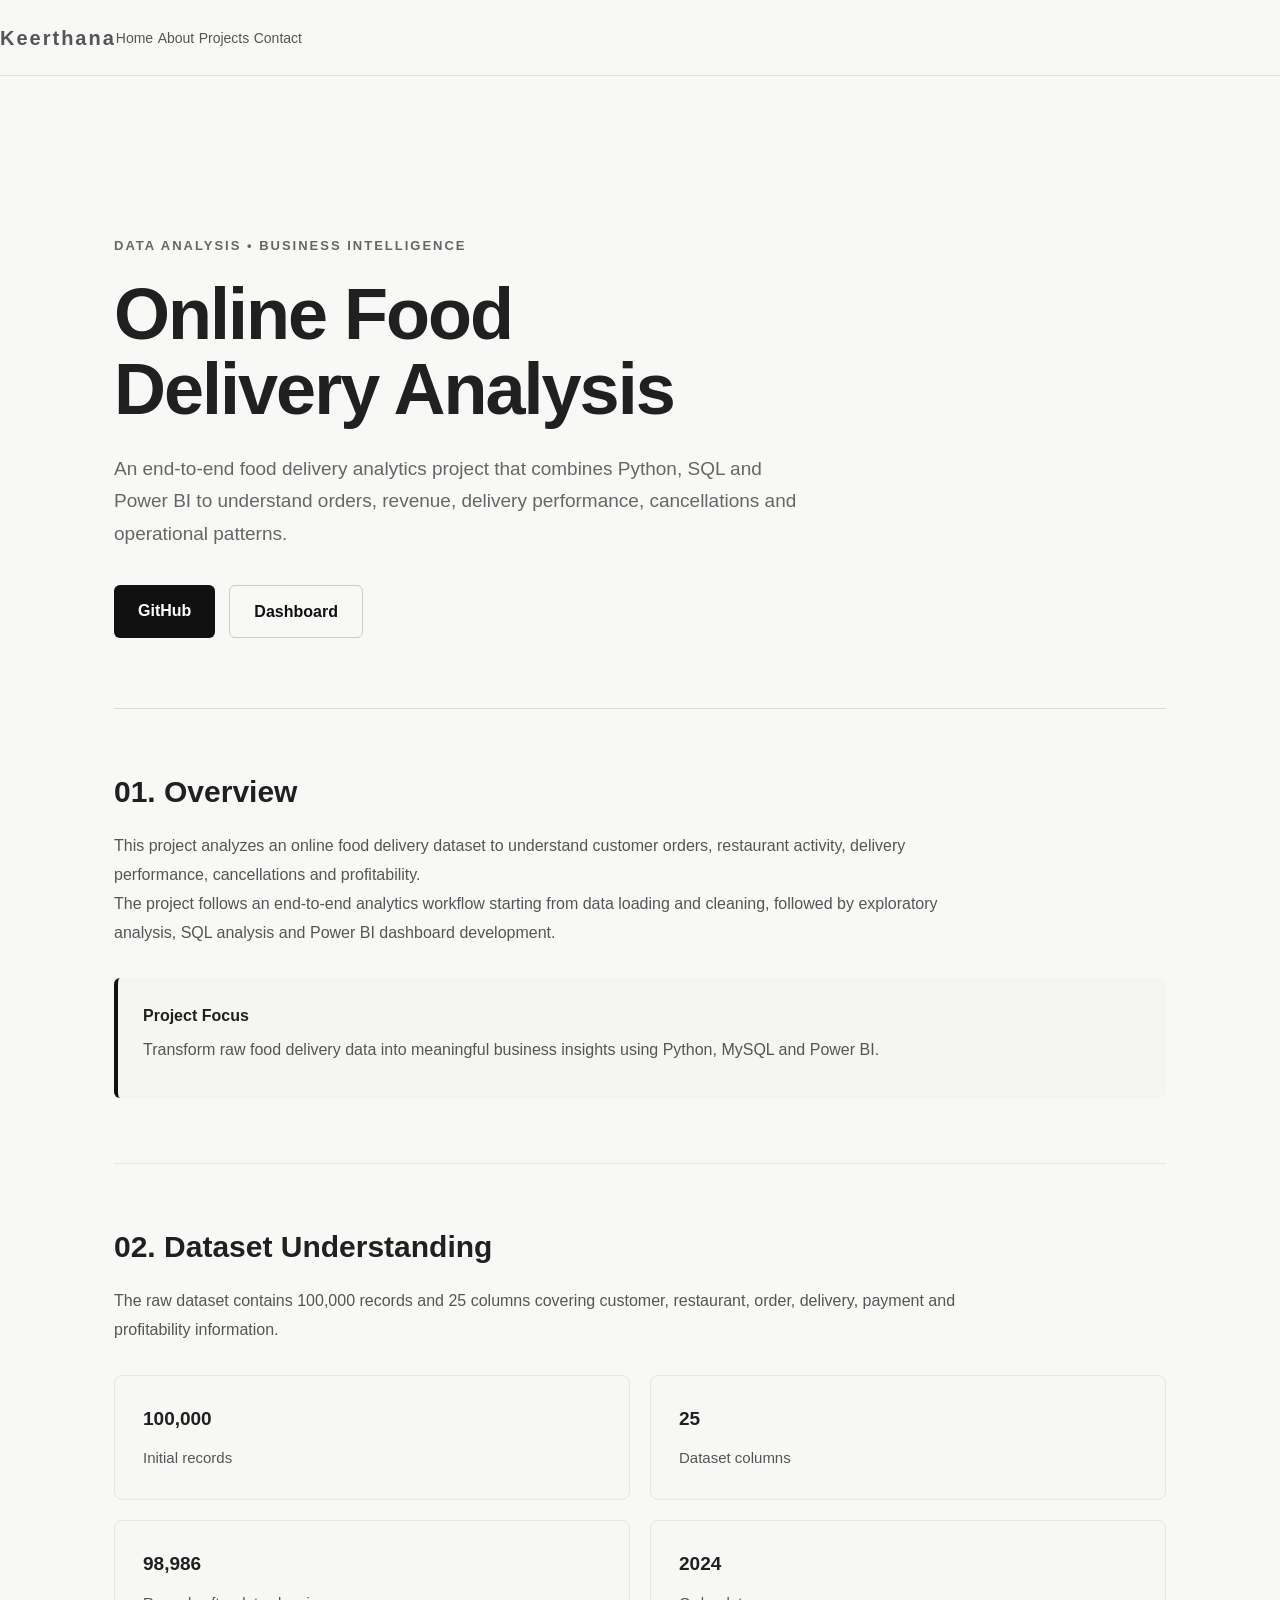
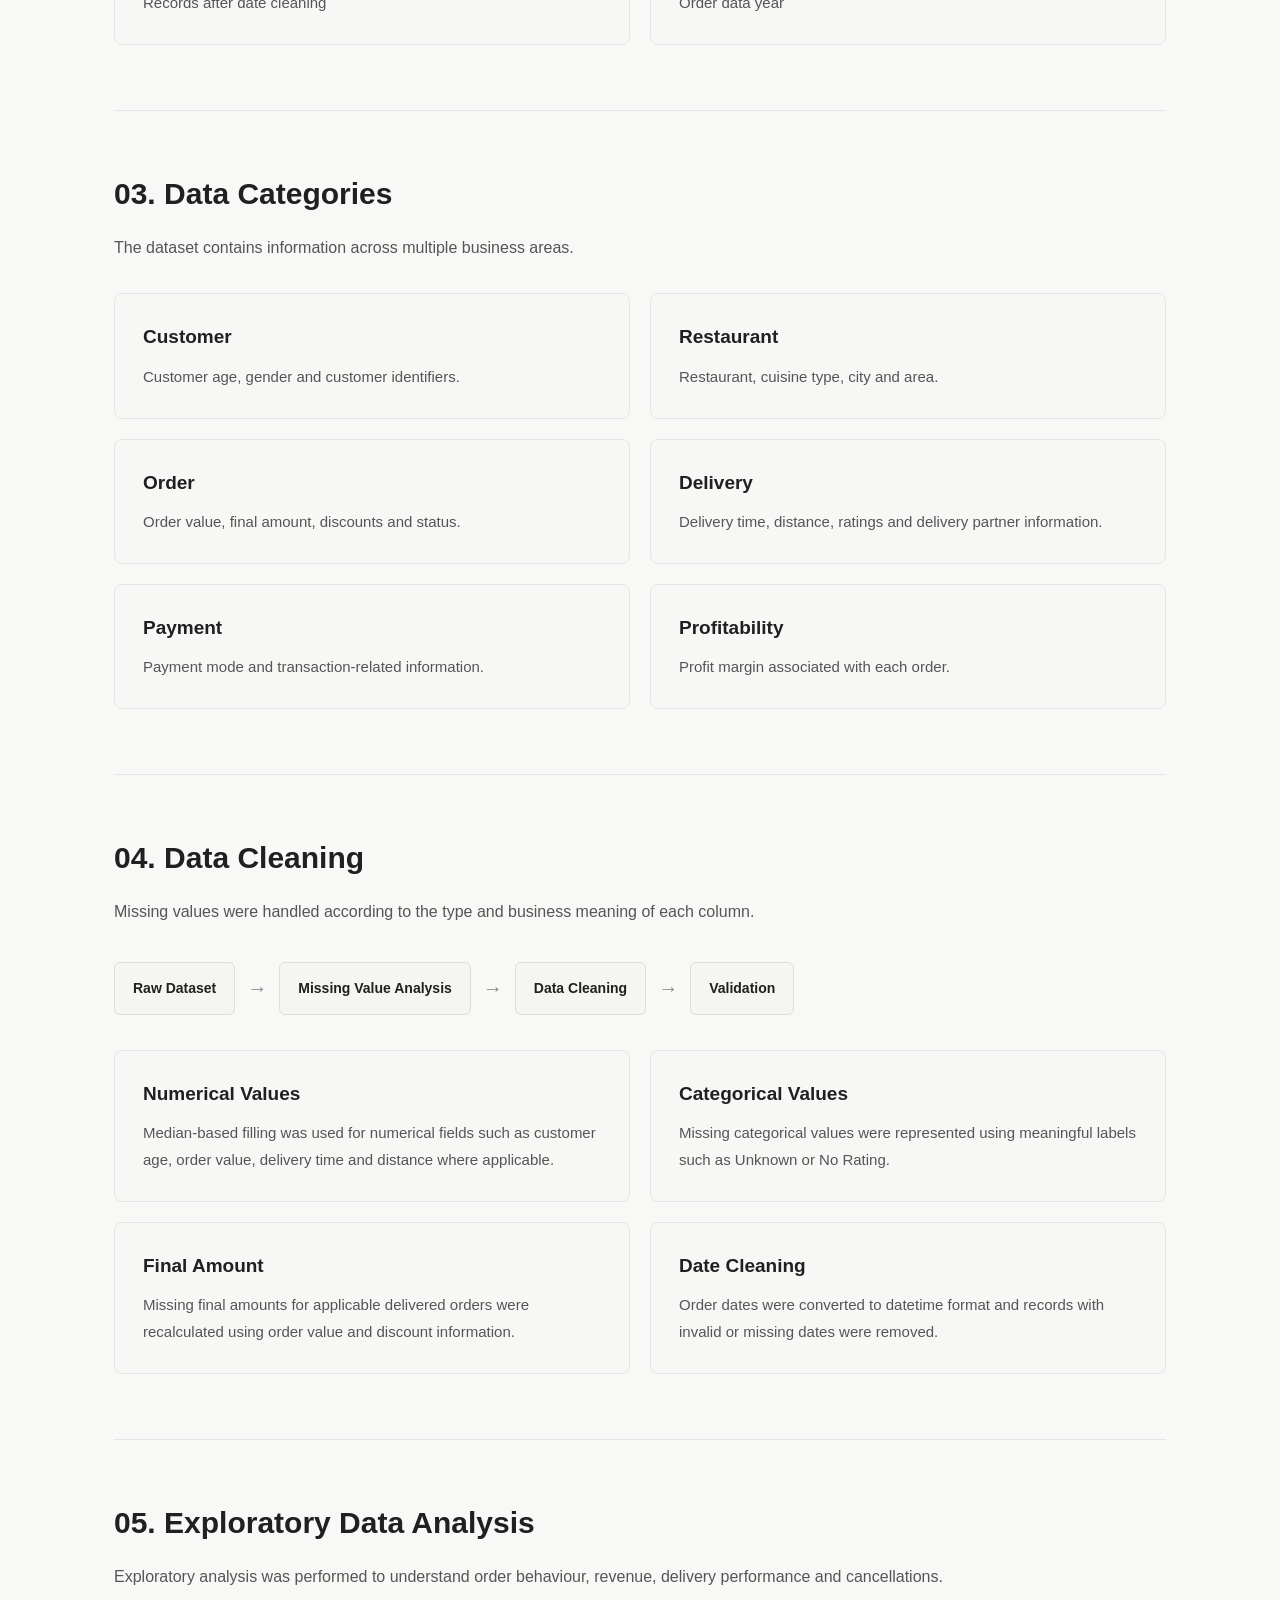
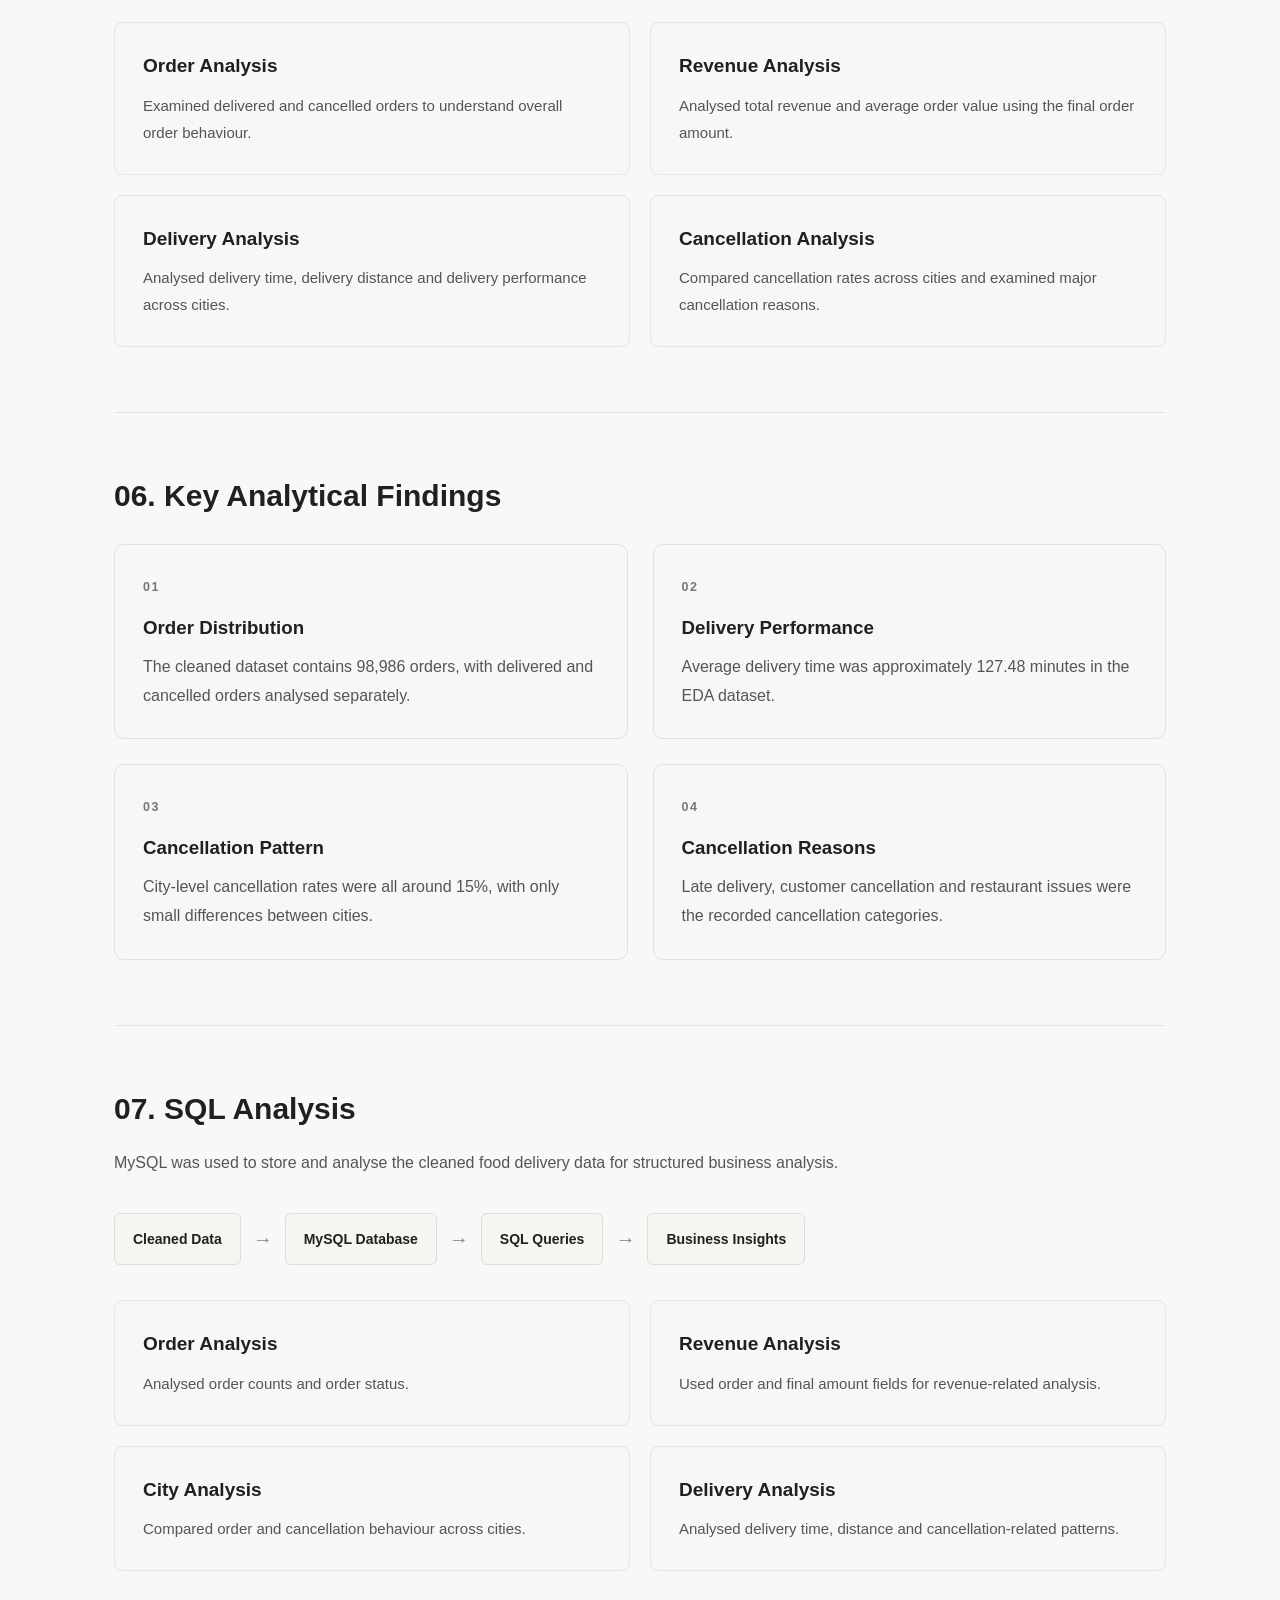
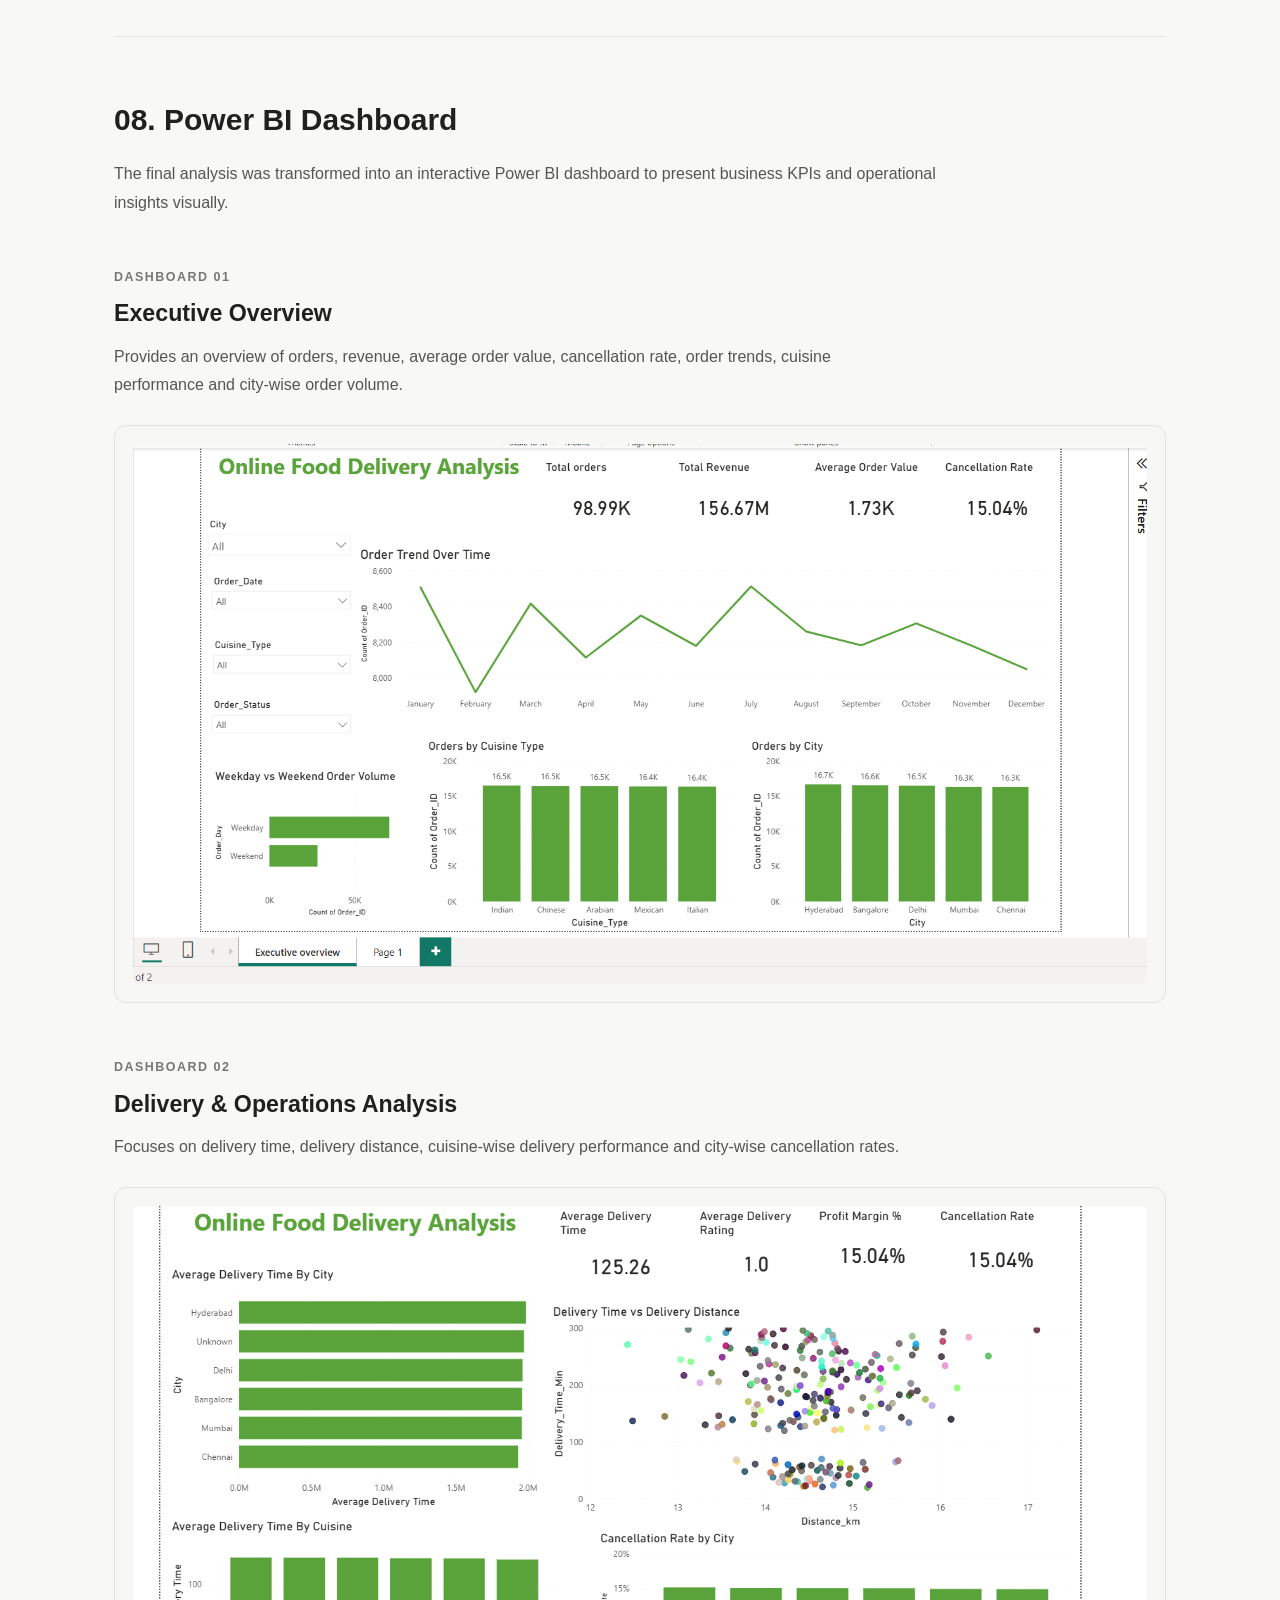
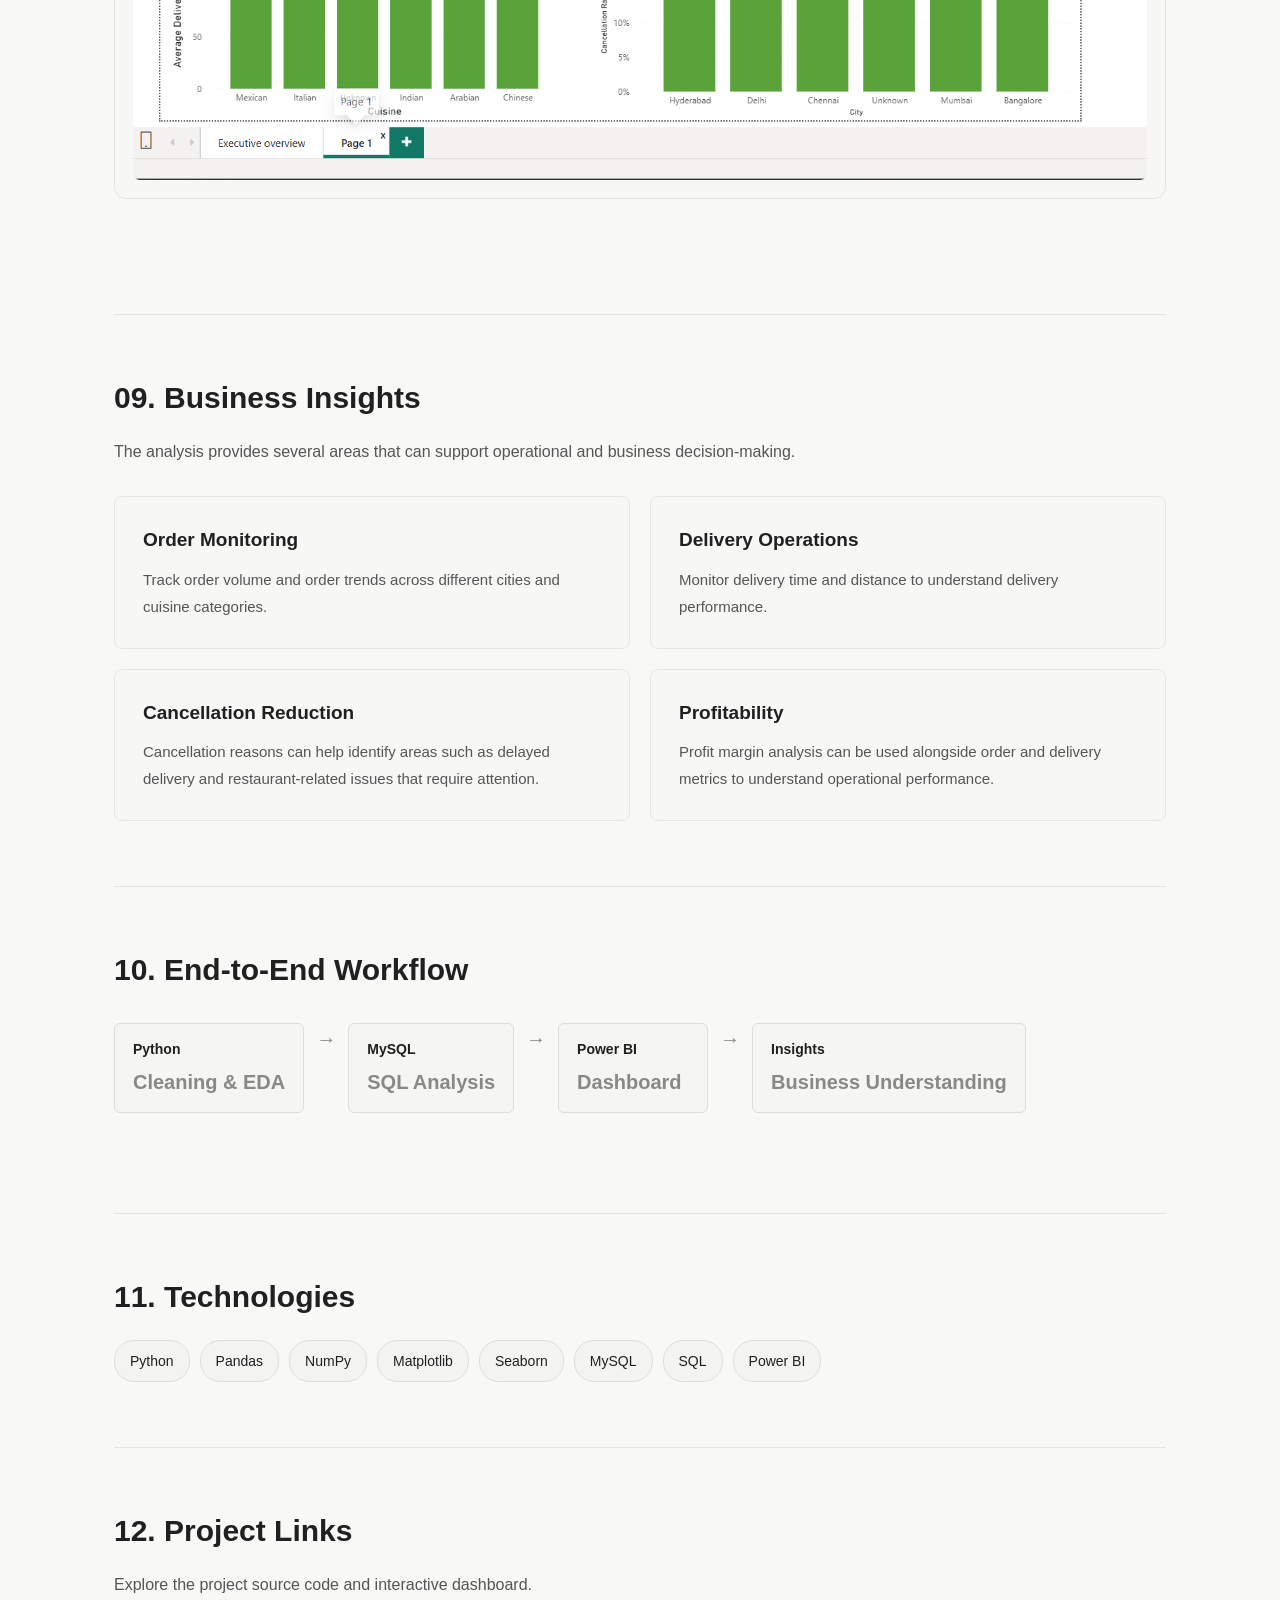
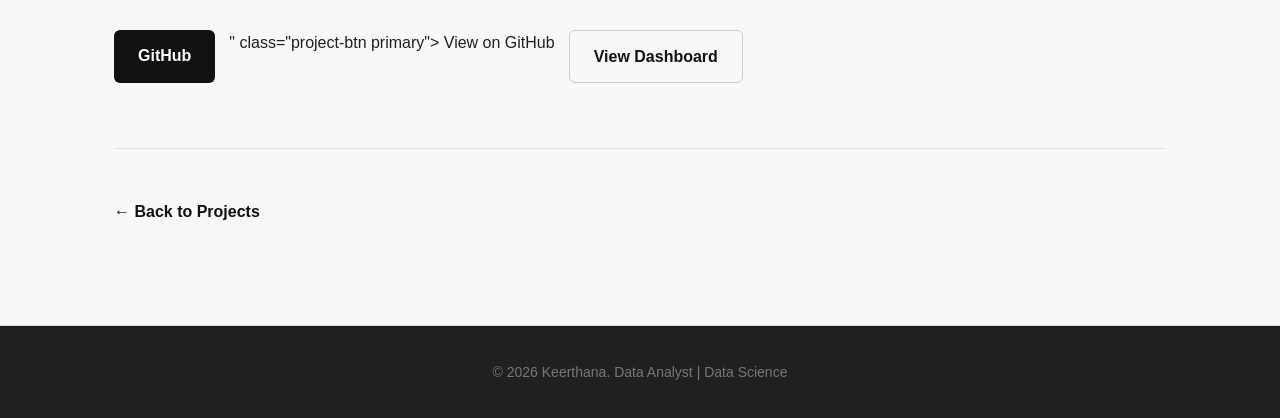
<file: projects/food_delivery.html>
<!DOCTYPE html>
<html lang="en">

<head>
    <meta charset="UTF-8">
    <meta name="viewport" content="width=device-width, initial-scale=1.0">

    <title>Online Food Delivery Analysis | Keerthana</title>

    <link rel="stylesheet" href="../style.css">
</head>

<body>

    <!-- NAVIGATION -->
    <nav class="navbar">
        <div class="nav-container">

            <a href="../index.html" class="logo">
                Keerthana
            </a>

            <div class="nav-links">
                <a href="../index.html">Home</a>
                <a href="../index.html#about">About</a>
                <a href="../index.html#projects">Projects</a>
                <a href="../index.html#contact">Contact</a>
            </div>

        </div>
    </nav>


    <main class="project-page">

        <!-- HERO -->
        <section class="project-hero">

            <p class="project-label">
                DATA ANALYSIS • BUSINESS INTELLIGENCE
            </p>

            <h1>
                Online Food<br>
                Delivery Analysis
            </h1>

            <p class="project-intro">
                An end-to-end food delivery analytics project that
                combines Python, SQL and Power BI to understand
                orders, revenue, delivery performance, cancellations
                and operational patterns.
            </p>

            <div class="project-buttons">

                <a href="https://github.com/Keerthana0927vk/online-food-delivery-analysis"
                   class="project-btn primary"
                   target="_blank">
                   GitHub
                </a>

                <a href="#dashboard" class="project-btn secondary">
                    Dashboard
                </a>

            </div>

        </section>


        <!-- OVERVIEW -->
        <section class="project-section">

            <h2>01. Overview</h2>

            <p>
                This project analyzes an online food delivery dataset
                to understand customer orders, restaurant activity,
                delivery performance, cancellations and profitability.
            </p>

            <p>
                The project follows an end-to-end analytics workflow
                starting from data loading and cleaning, followed by
                exploratory analysis, SQL analysis and Power BI
                dashboard development.
            </p>

            <div class="highlight-box">

                <strong>Project Focus</strong>

                <p>
                    Transform raw food delivery data into meaningful
                    business insights using Python, MySQL and Power BI.
                </p>

            </div>

        </section>


        <!-- DATASET -->
        <section class="project-section">

            <h2>02. Dataset Understanding</h2>

            <p>
                The raw dataset contains 100,000 records and 25 columns
                covering customer, restaurant, order, delivery,
                payment and profitability information.
            </p>

            <div class="feature-grid">

                <div class="feature-card">
                    <h3>100,000</h3>
                    <p>Initial records</p>
                </div>

                <div class="feature-card">
                    <h3>25</h3>
                    <p>Dataset columns</p>
                </div>

                <div class="feature-card">
                    <h3>98,986</h3>
                    <p>Records after date cleaning</p>
                </div>

                <div class="feature-card">
                    <h3>2024</h3>
                    <p>Order data year</p>
                </div>

            </div>

        </section>


        <!-- DATA CATEGORIES -->
        <section class="project-section">

            <h2>03. Data Categories</h2>

            <p>
                The dataset contains information across multiple
                business areas.
            </p>

            <div class="feature-grid">

                <div class="feature-card">
                    <h3>Customer</h3>
                    <p>
                        Customer age, gender and customer identifiers.
                    </p>
                </div>

                <div class="feature-card">
                    <h3>Restaurant</h3>
                    <p>
                        Restaurant, cuisine type, city and area.
                    </p>
                </div>

                <div class="feature-card">
                    <h3>Order</h3>
                    <p>
                        Order value, final amount, discounts and status.
                    </p>
                </div>

                <div class="feature-card">
                    <h3>Delivery</h3>
                    <p>
                        Delivery time, distance, ratings and delivery
                        partner information.
                    </p>
                </div>

                <div class="feature-card">
                    <h3>Payment</h3>
                    <p>
                        Payment mode and transaction-related information.
                    </p>
                </div>

                <div class="feature-card">
                    <h3>Profitability</h3>
                    <p>
                        Profit margin associated with each order.
                    </p>
                </div>

            </div>

        </section>


        <!-- DATA CLEANING -->
        <section class="project-section">

            <h2>04. Data Cleaning</h2>

            <p>
                Missing values were handled according to the type and
                business meaning of each column.
            </p>

            <div class="project-flow">

                <div>Raw Dataset</div>

                <span>→</span>

                <div>Missing Value Analysis</div>

                <span>→</span>

                <div>Data Cleaning</div>

                <span>→</span>

                <div>Validation</div>

            </div>


            <div class="feature-grid">

                <div class="feature-card">
                    <h3>Numerical Values</h3>
                    <p>
                        Median-based filling was used for numerical
                        fields such as customer age, order value,
                        delivery time and distance where applicable.
                    </p>
                </div>

                <div class="feature-card">
                    <h3>Categorical Values</h3>
                    <p>
                        Missing categorical values were represented
                        using meaningful labels such as Unknown or
                        No Rating.
                    </p>
                </div>

                <div class="feature-card">
                    <h3>Final Amount</h3>
                    <p>
                        Missing final amounts for applicable delivered
                        orders were recalculated using order value and
                        discount information.
                    </p>
                </div>

                <div class="feature-card">
                    <h3>Date Cleaning</h3>
                    <p>
                        Order dates were converted to datetime format
                        and records with invalid or missing dates were
                        removed.
                    </p>
                </div>

            </div>

        </section>


        <!-- EDA -->
        <section class="project-section">

            <h2>05. Exploratory Data Analysis</h2>

            <p>
                Exploratory analysis was performed to understand order
                behaviour, revenue, delivery performance and
                cancellations.
            </p>

            <div class="feature-grid">

                <div class="feature-card">
                    <h3>Order Analysis</h3>
                    <p>
                        Examined delivered and cancelled orders to
                        understand overall order behaviour.
                    </p>
                </div>

                <div class="feature-card">
                    <h3>Revenue Analysis</h3>
                    <p>
                        Analysed total revenue and average order value
                        using the final order amount.
                    </p>
                </div>

                <div class="feature-card">
                    <h3>Delivery Analysis</h3>
                    <p>
                        Analysed delivery time, delivery distance and
                        delivery performance across cities.
                    </p>
                </div>

                <div class="feature-card">
                    <h3>Cancellation Analysis</h3>
                    <p>
                        Compared cancellation rates across cities and
                        examined major cancellation reasons.
                    </p>
                </div>

            </div>

        </section>


        <!-- KEY EDA FINDINGS -->
        <section class="project-section">

            <h2>06. Key Analytical Findings</h2>

            <div class="insight-grid">

                <div class="insight-card">
                    <span class="insight-number">01</span>

                    <h3>Order Distribution</h3>

                    <p>
                        The cleaned dataset contains 98,986 orders,
                        with delivered and cancelled orders analysed
                        separately.
                    </p>
                </div>


                <div class="insight-card">
                    <span class="insight-number">02</span>

                    <h3>Delivery Performance</h3>

                    <p>
                        Average delivery time was approximately
                        127.48 minutes in the EDA dataset.
                    </p>
                </div>


                <div class="insight-card">
                    <span class="insight-number">03</span>

                    <h3>Cancellation Pattern</h3>

                    <p>
                        City-level cancellation rates were all around
                        15%, with only small differences between cities.
                    </p>
                </div>


                <div class="insight-card">
                    <span class="insight-number">04</span>

                    <h3>Cancellation Reasons</h3>

                    <p>
                        Late delivery, customer cancellation and
                        restaurant issues were the recorded
                        cancellation categories.
                    </p>
                </div>

            </div>

        </section>


        <!-- SQL -->
        <section class="project-section">

            <h2>07. SQL Analysis</h2>

            <p>
                MySQL was used to store and analyse the cleaned
                food delivery data for structured business analysis.
            </p>

            <div class="project-flow">

                <div>Cleaned Data</div>

                <span>→</span>

                <div>MySQL Database</div>

                <span>→</span>

                <div>SQL Queries</div>

                <span>→</span>

                <div>Business Insights</div>

            </div>

            <div class="feature-grid">

                <div class="feature-card">
                    <h3>Order Analysis</h3>
                    <p>
                        Analysed order counts and order status.
                    </p>
                </div>

                <div class="feature-card">
                    <h3>Revenue Analysis</h3>
                    <p>
                        Used order and final amount fields for
                        revenue-related analysis.
                    </p>
                </div>

                <div class="feature-card">
                    <h3>City Analysis</h3>
                    <p>
                        Compared order and cancellation behaviour
                        across cities.
                    </p>
                </div>

                <div class="feature-card">
                    <h3>Delivery Analysis</h3>
                    <p>
                        Analysed delivery time, distance and
                        cancellation-related patterns.
                    </p>
                </div>

            </div>

        </section>


        <!-- POWER BI -->
        <section class="project-section dashboard-section" id="dashboard">

            <h2>08. Power BI Dashboard</h2>

            <p>
                The final analysis was transformed into an interactive
                Power BI dashboard to present business KPIs and
                operational insights visually.
            </p>


            <div class="dashboard-heading">

                <span>Dashboard 01</span>

                <h3>Executive Overview</h3>

                <p>
                    Provides an overview of orders, revenue, average
                    order value, cancellation rate, order trends,
                    cuisine performance and city-wise order volume.
                </p>

            </div>


            <div class="dashboard-image">

                <img
                    src="../assets/projects/food_delivery/powerbi_overview.png"
                    alt="Online Food Delivery Power BI Executive Overview Dashboard"
                >

            </div>


            <div class="dashboard-heading">

                <span>Dashboard 02</span>

                <h3>Delivery & Operations Analysis</h3>

                <p>
                    Focuses on delivery time, delivery distance,
                    cuisine-wise delivery performance and
                    city-wise cancellation rates.
                </p>

            </div>


            <div class="dashboard-image">

                <img
                    src="../assets/projects/food_delivery/powerbi_delivery.png"
                    alt="Online Food Delivery Power BI Delivery and Operations Dashboard"
                >

            </div>

        </section>


        <!-- BUSINESS INSIGHTS -->
        <section class="project-section">

            <h2>09. Business Insights</h2>

            <p>
                The analysis provides several areas that can support
                operational and business decision-making.
            </p>

            <div class="feature-grid">

                <div class="feature-card">
                    <h3>Order Monitoring</h3>

                    <p>
                        Track order volume and order trends across
                        different cities and cuisine categories.
                    </p>
                </div>


                <div class="feature-card">
                    <h3>Delivery Operations</h3>

                    <p>
                        Monitor delivery time and distance to understand
                        delivery performance.
                    </p>
                </div>


                <div class="feature-card">
                    <h3>Cancellation Reduction</h3>

                    <p>
                        Cancellation reasons can help identify areas
                        such as delayed delivery and restaurant-related
                        issues that require attention.
                    </p>
                </div>


                <div class="feature-card">
                    <h3>Profitability</h3>

                    <p>
                        Profit margin analysis can be used alongside
                        order and delivery metrics to understand
                        operational performance.
                    </p>
                </div>

            </div>

        </section>


        <!-- END TO END -->
        <section class="project-section">

            <h2>10. End-to-End Workflow</h2>

            <div class="project-flow workflow-large">

                <div>
                    <strong>Python</strong>
                    <span>Cleaning & EDA</span>
                </div>

                <span>→</span>

                <div>
                    <strong>MySQL</strong>
                    <span>SQL Analysis</span>
                </div>

                <span>→</span>

                <div>
                    <strong>Power BI</strong>
                    <span>Dashboard</span>
                </div>

                <span>→</span>

                <div>
                    <strong>Insights</strong>
                    <span>Business Understanding</span>
                </div>

            </div>

        </section>


        <!-- TECHNOLOGIES -->
        <section class="project-section">

            <h2>11. Technologies</h2>

            <div class="tech-tags">

                <span>Python</span>
                <span>Pandas</span>
                <span>NumPy</span>
                <span>Matplotlib</span>
                <span>Seaborn</span>
                <span>MySQL</span>
                <span>SQL</span>
                <span>Power BI</span>

            </div>

        </section>


        <!-- LINKS -->
        <section class="project-section project-links-section">

            <h2>12. Project Links</h2>

            <p>
                Explore the project source code and interactive
                dashboard.
            </p>

            <div class="project-buttons">

                <a href="<a href="https://github.com/Keerthana0927vk/online-food-delivery-analysis"
                   class="project-btn primary"
                   target="_blank">
                   GitHub
                </a>" 
                class="project-btn primary">
                    View on GitHub
                </a>

                <a href="#dashboard" class="project-btn secondary">
                    View Dashboard
                </a>

            </div>

        </section>


        <!-- BACK -->
        <section class="back-section">

            <a href="../index.html#projects">
                ← Back to Projects
            </a>

        </section>

    </main>


    <footer class="footer">

        <p>
            © 2026 Keerthana. Data Analyst | Data Science
        </p>

    </footer>

</body>
</html>
</file>
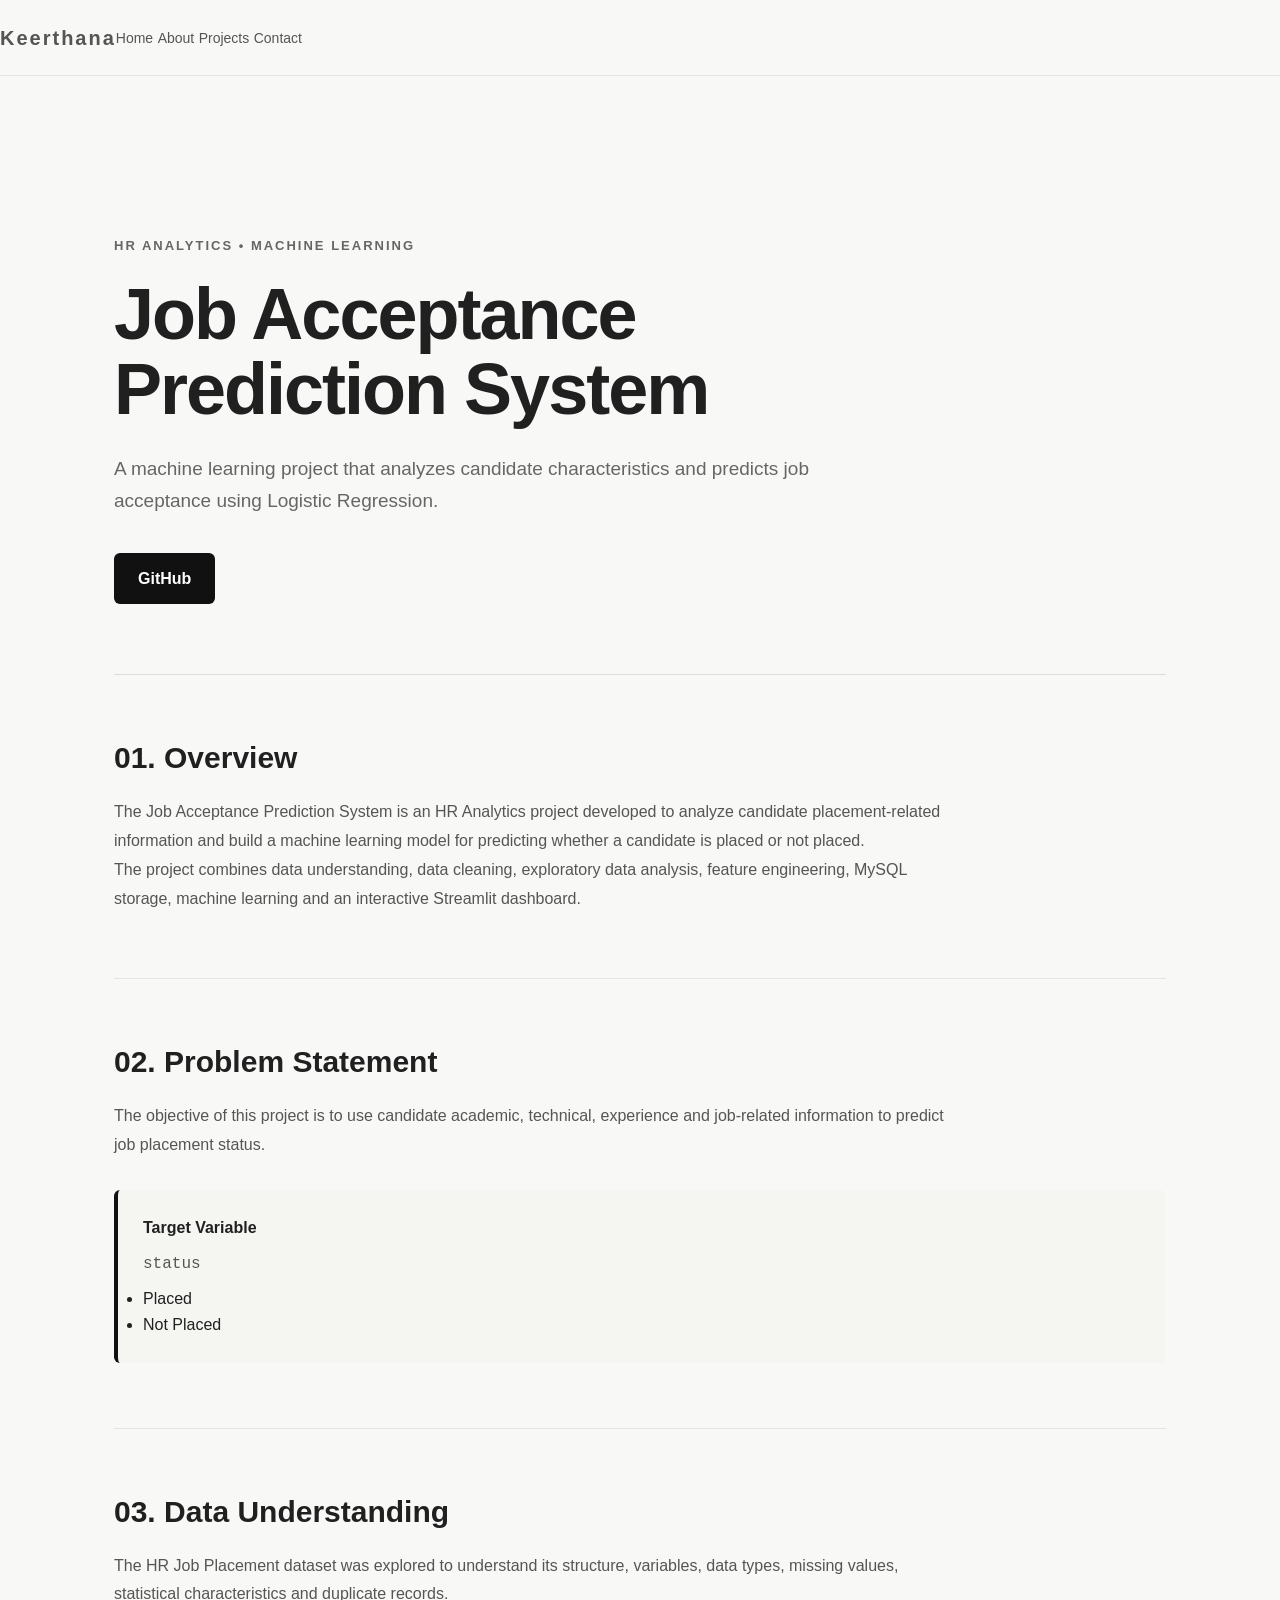
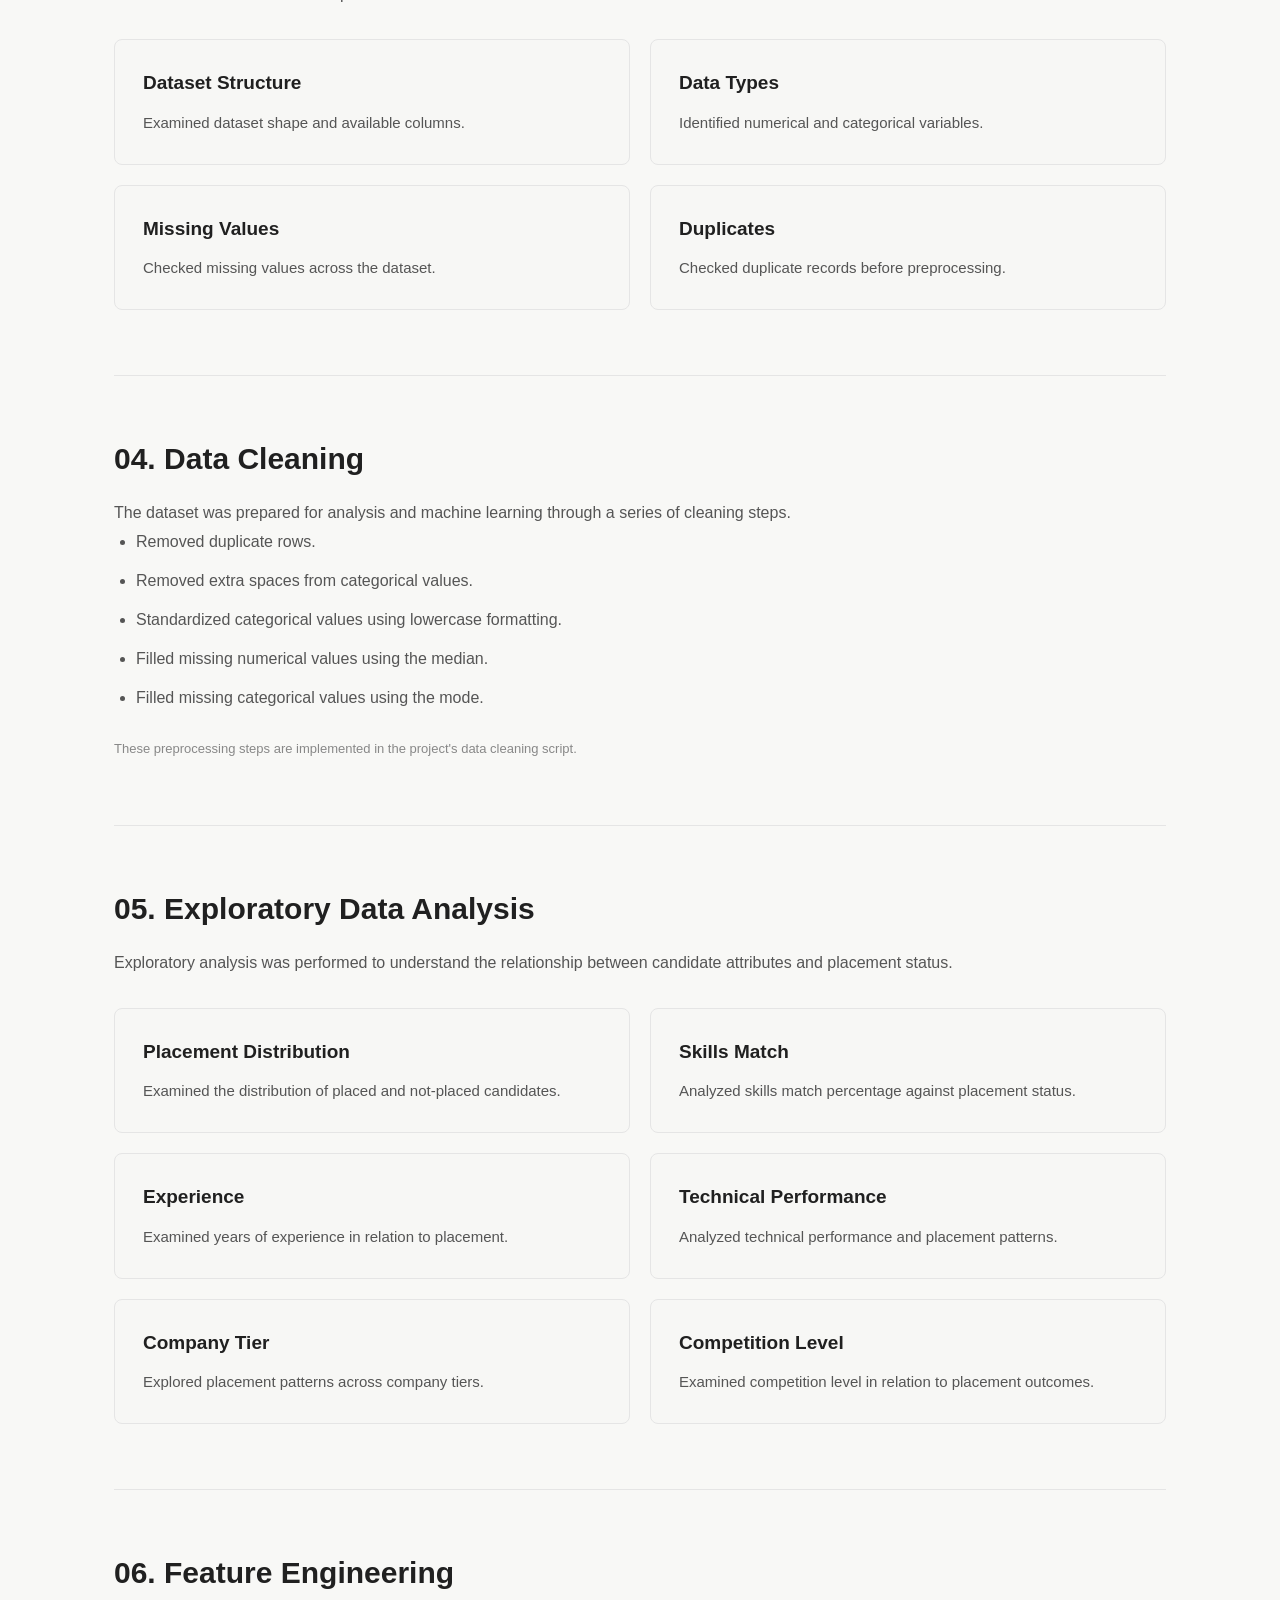
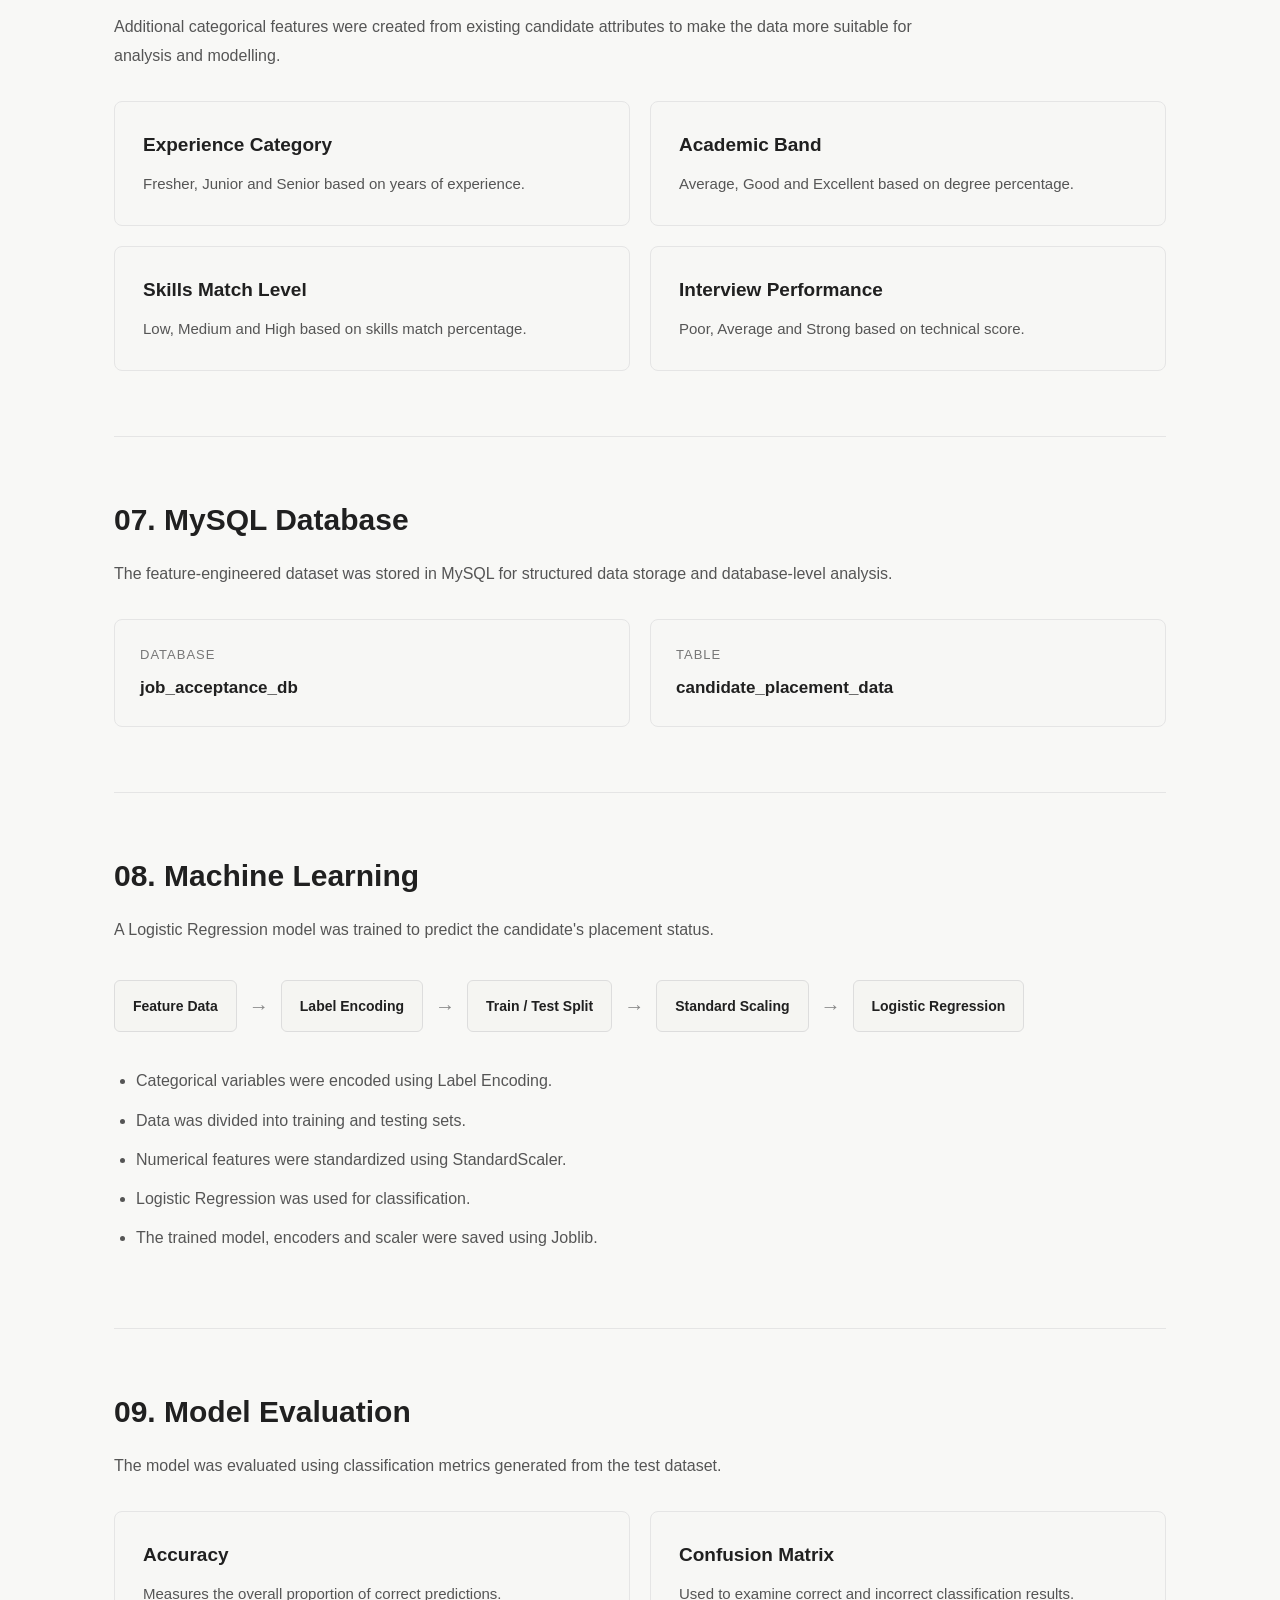
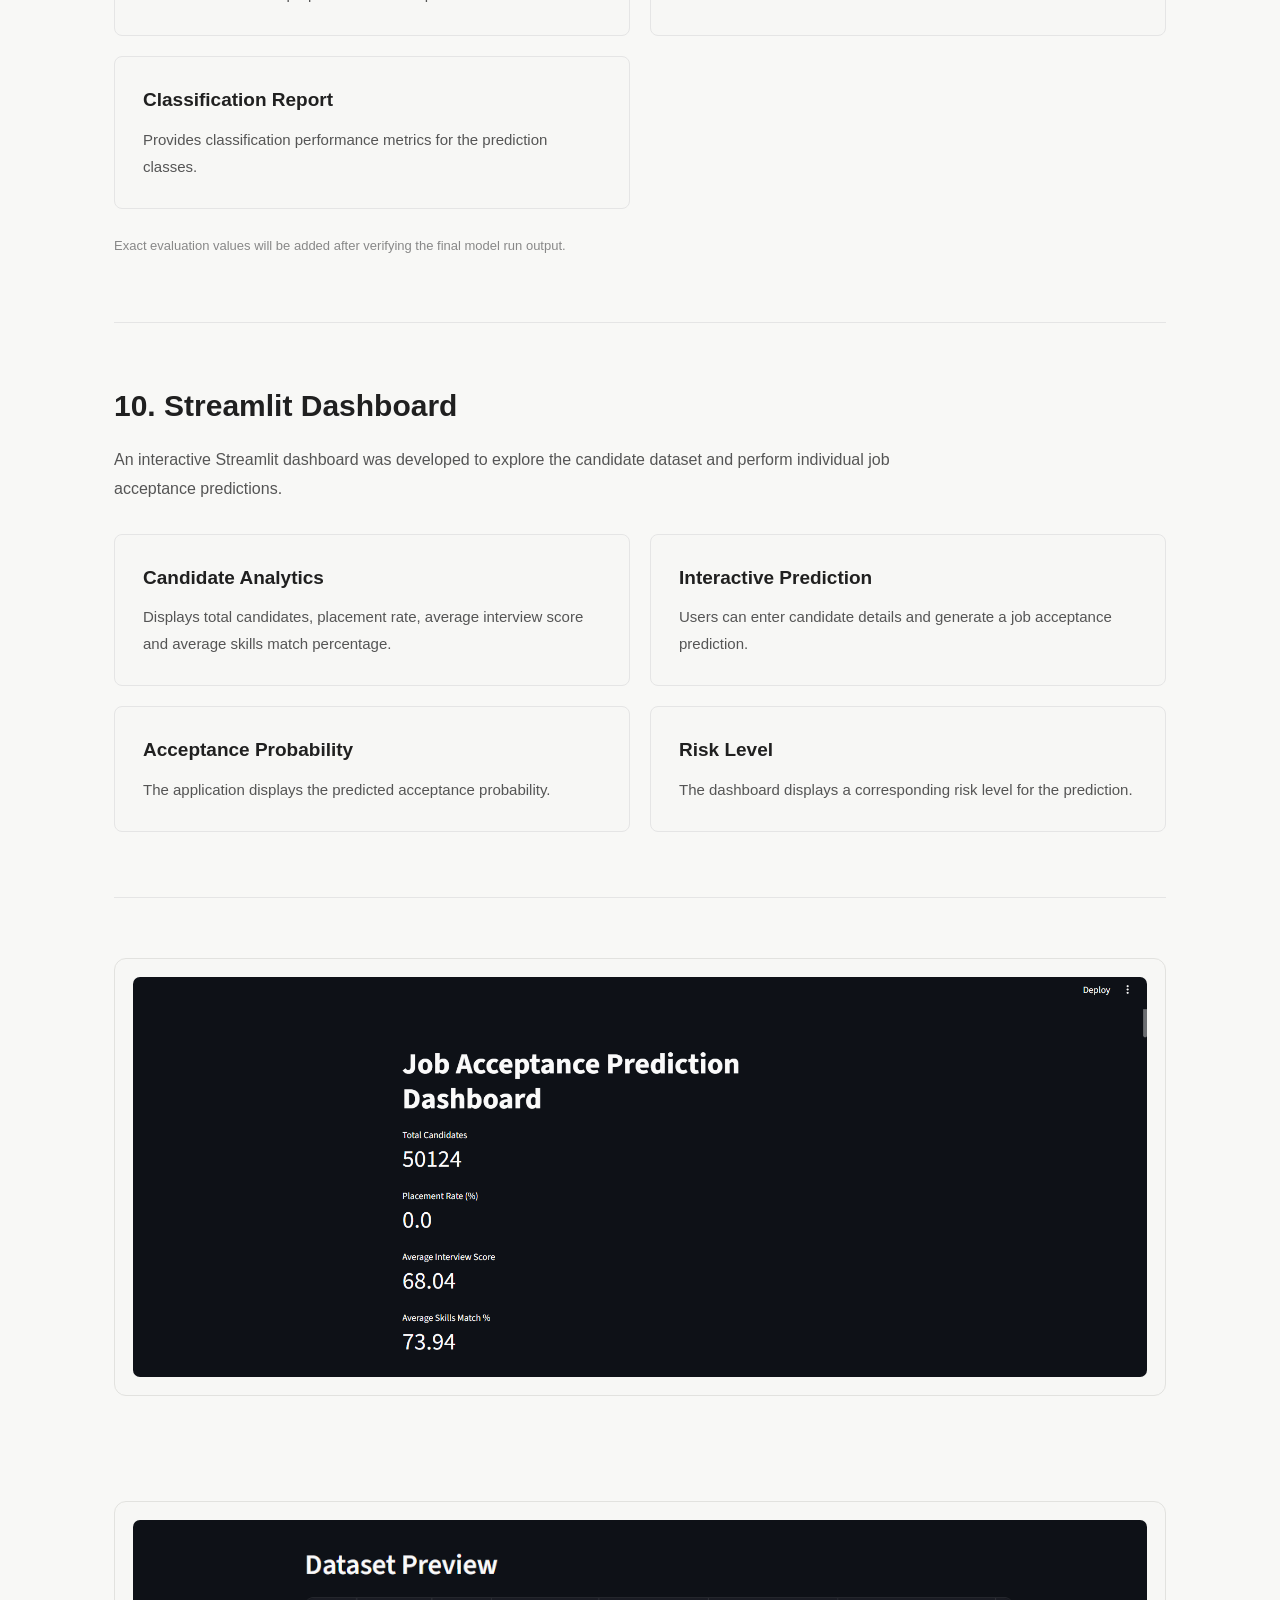
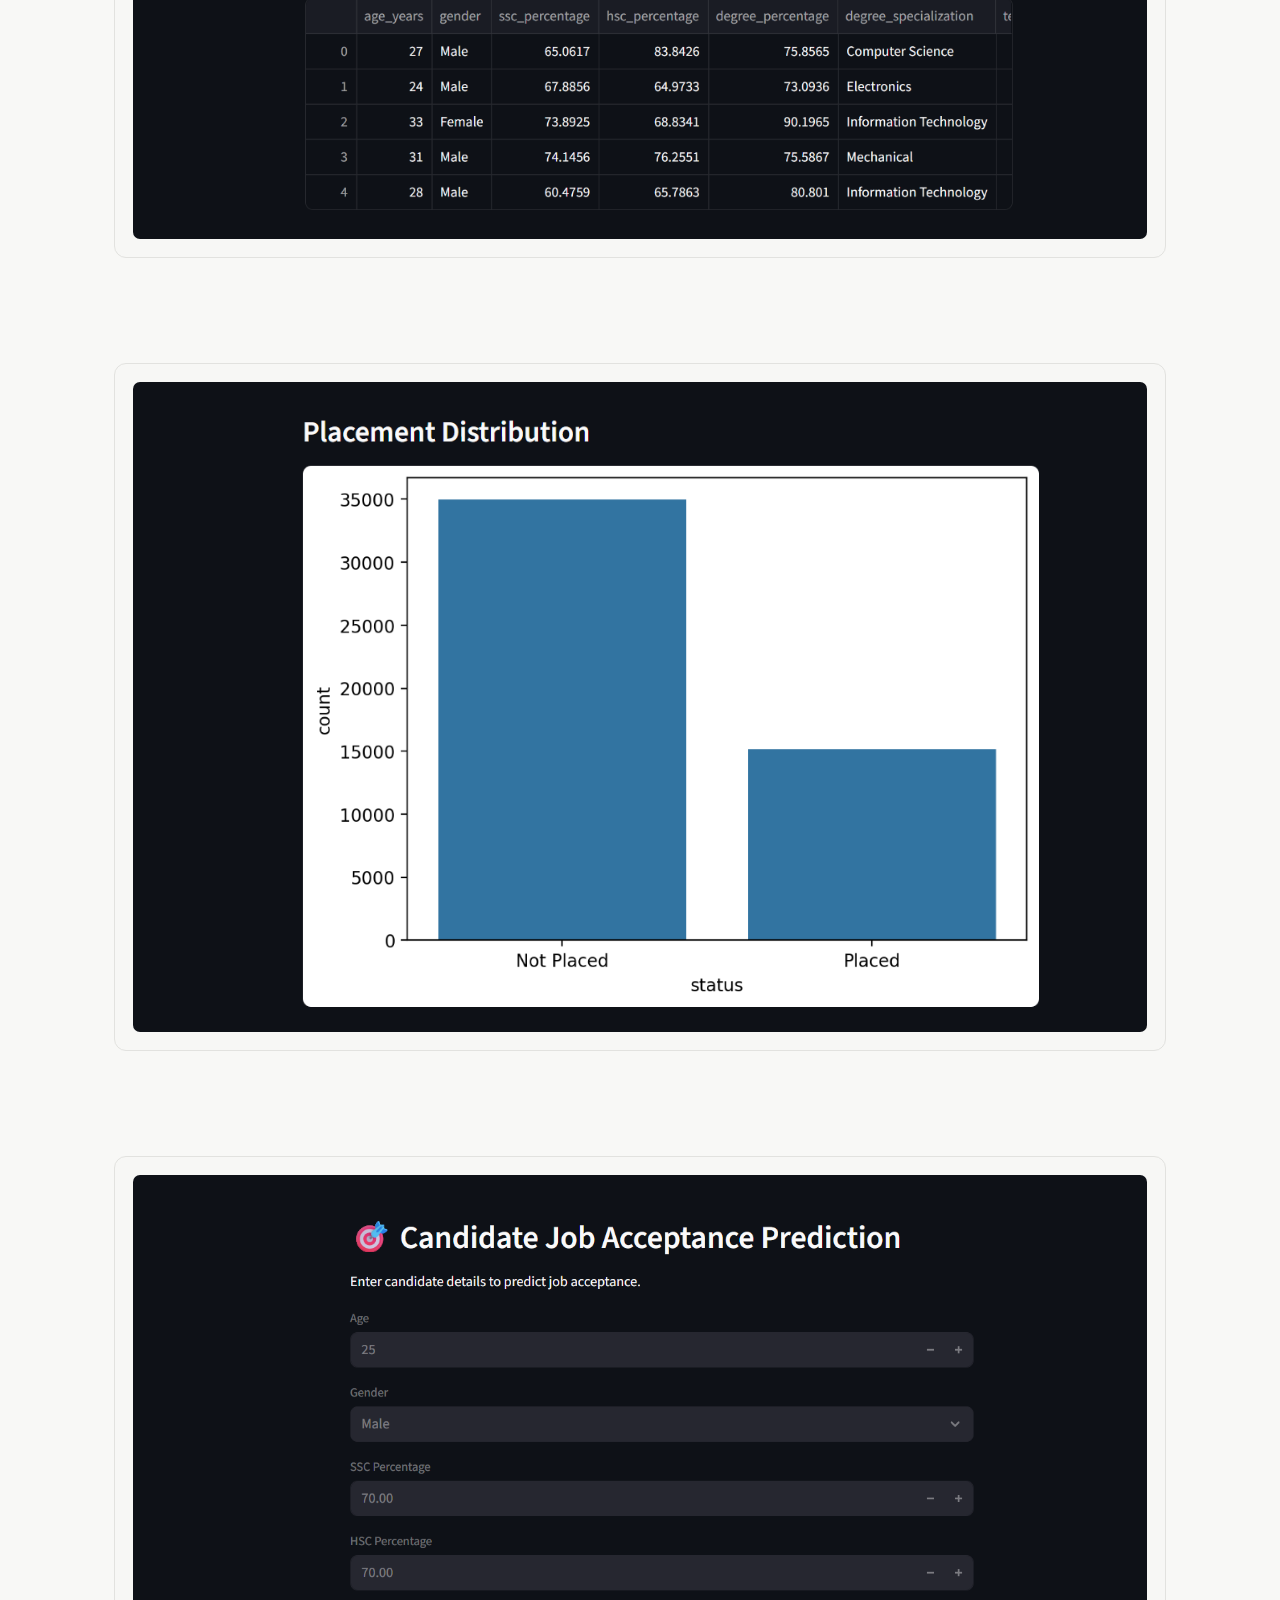
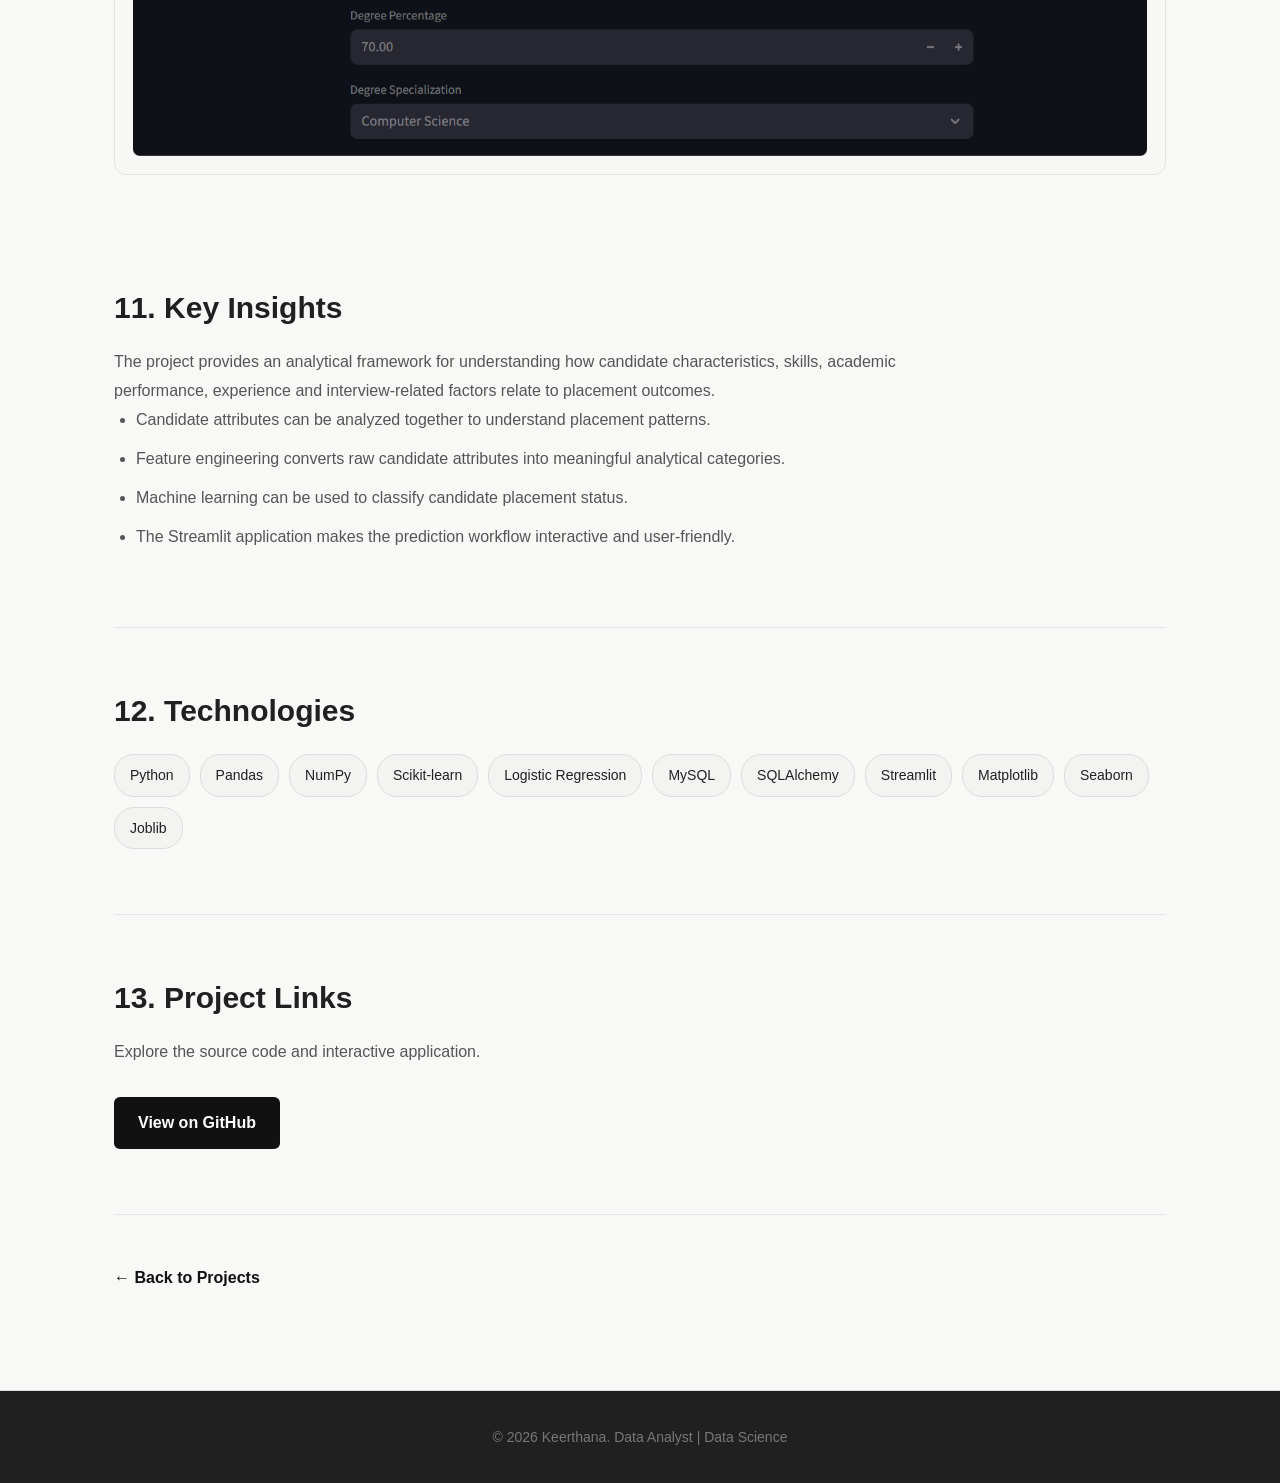
<file: projects/job_acceptance.html>
<!DOCTYPE html>
<html lang="en">
<head>
    <meta charset="UTF-8">
    <meta name="viewport" content="width=device-width, initial-scale=1.0">

    <title>Job Acceptance Prediction System | Keerthana</title>

    <link rel="stylesheet" href="../style.css">
</head>

<body>

    <!-- NAVIGATION -->
    <nav class="navbar">
        <div class="nav-container">

            <a href="../index.html" class="logo">
                Keerthana
            </a>

            <div class="nav-links">
                <a href="../index.html">Home</a>
                <a href="../index.html#about">About</a>
                <a href="../index.html#projects">Projects</a>
                <a href="../index.html#contact">Contact</a>
            </div>

        </div>
    </nav>


    <!-- PROJECT HEADER -->
    <main class="project-page">

        <section class="project-hero">

            <p class="project-label">HR ANALYTICS • MACHINE LEARNING</p>

            <h1>
                Job Acceptance<br>
                Prediction System
            </h1>

            <p class="project-intro">
                A machine learning project that analyzes candidate
                characteristics and predicts job acceptance using
                Logistic Regression.
            </p>

            <div class="project-buttons">
                <a href="https://github.com/Keerthana0927vk/job-acceptance-prediction-system.git" class="project-btn primary" target="_blank">
                    GitHub
                </a>
            </div>

        </section>


        <!-- OVERVIEW -->
        <section class="project-section">

            <h2>01. Overview</h2>

            <p>
                The Job Acceptance Prediction System is an HR Analytics
                project developed to analyze candidate placement-related
                information and build a machine learning model for
                predicting whether a candidate is placed or not placed.
            </p>

            <p>
                The project combines data understanding, data cleaning,
                exploratory data analysis, feature engineering,
                MySQL storage, machine learning and an interactive
                Streamlit dashboard.
            </p>

        </section>


        <!-- PROBLEM STATEMENT -->
        <section class="project-section">

            <h2>02. Problem Statement</h2>

            <p>
                The objective of this project is to use candidate
                academic, technical, experience and job-related
                information to predict job placement status.
            </p>

            <div class="highlight-box">

                <strong>Target Variable</strong>

                <p>
                    <code>status</code>
                </p>

                <ul>
                    <li>Placed</li>
                    <li>Not Placed</li>
                </ul>

            </div>

        </section>


        <!-- DATA UNDERSTANDING -->
        <section class="project-section">

            <h2>03. Data Understanding</h2>

            <p>
                The HR Job Placement dataset was explored to understand
                its structure, variables, data types, missing values,
                statistical characteristics and duplicate records.
            </p>

            <div class="feature-grid">

                <div class="feature-card">
                    <h3>Dataset Structure</h3>
                    <p>
                        Examined dataset shape and available columns.
                    </p>
                </div>

                <div class="feature-card">
                    <h3>Data Types</h3>
                    <p>
                        Identified numerical and categorical variables.
                    </p>
                </div>

                <div class="feature-card">
                    <h3>Missing Values</h3>
                    <p>
                        Checked missing values across the dataset.
                    </p>
                </div>

                <div class="feature-card">
                    <h3>Duplicates</h3>
                    <p>
                        Checked duplicate records before preprocessing.
                    </p>
                </div>

            </div>

        </section>


        <!-- DATA CLEANING -->
        <section class="project-section">

            <h2>04. Data Cleaning</h2>

            <p>
                The dataset was prepared for analysis and machine
                learning through a series of cleaning steps.
            </p>

            <ul class="project-list">

                <li>Removed duplicate rows.</li>

                <li>
                    Removed extra spaces from categorical values.
                </li>

                <li>
                    Standardized categorical values using lowercase
                    formatting.
                </li>

                <li>
                    Filled missing numerical values using the median.
                </li>

                <li>
                    Filled missing categorical values using the mode.
                </li>

            </ul>

            <p class="source-note">
                These preprocessing steps are implemented in the
                project's data cleaning script.
            </p>

        </section>


        <!-- EDA -->
        <section class="project-section">

            <h2>05. Exploratory Data Analysis</h2>

            <p>
                Exploratory analysis was performed to understand the
                relationship between candidate attributes and placement
                status.
            </p>

            <div class="feature-grid">

                <div class="feature-card">
                    <h3>Placement Distribution</h3>
                    <p>
                        Examined the distribution of placed and
                        not-placed candidates.
                    </p>
                </div>

                <div class="feature-card">
                    <h3>Skills Match</h3>
                    <p>
                        Analyzed skills match percentage against
                        placement status.
                    </p>
                </div>

                <div class="feature-card">
                    <h3>Experience</h3>
                    <p>
                        Examined years of experience in relation
                        to placement.
                    </p>
                </div>

                <div class="feature-card">
                    <h3>Technical Performance</h3>
                    <p>
                        Analyzed technical performance and placement
                        patterns.
                    </p>
                </div>

                <div class="feature-card">
                    <h3>Company Tier</h3>
                    <p>
                        Explored placement patterns across company
                        tiers.
                    </p>
                </div>

                <div class="feature-card">
                    <h3>Competition Level</h3>
                    <p>
                        Examined competition level in relation to
                        placement outcomes.
                    </p>
                </div>

            </div>

        </section>


        <!-- FEATURE ENGINEERING -->
        <section class="project-section">

            <h2>06. Feature Engineering</h2>

            <p>
                Additional categorical features were created from
                existing candidate attributes to make the data more
                suitable for analysis and modelling.
            </p>

            <div class="feature-grid">

                <div class="feature-card">
                    <h3>Experience Category</h3>
                    <p>
                        Fresher, Junior and Senior based on years
                        of experience.
                    </p>
                </div>

                <div class="feature-card">
                    <h3>Academic Band</h3>
                    <p>
                        Average, Good and Excellent based on degree
                        percentage.
                    </p>
                </div>

                <div class="feature-card">
                    <h3>Skills Match Level</h3>
                    <p>
                        Low, Medium and High based on skills match
                        percentage.
                    </p>
                </div>

                <div class="feature-card">
                    <h3>Interview Performance</h3>
                    <p>
                        Poor, Average and Strong based on technical
                        score.
                    </p>
                </div>

            </div>

        </section>


        <!-- MYSQL -->
        <section class="project-section">

            <h2>07. MySQL Database</h2>

            <p>
                The feature-engineered dataset was stored in MySQL
                for structured data storage and database-level
                analysis.
            </p>

            <div class="tech-box">

                <div>
                    <span>Database</span>
                    <strong>job_acceptance_db</strong>
                </div>

                <div>
                    <span>Table</span>
                    <strong>candidate_placement_data</strong>
                </div>

            </div>

        </section>


        <!-- MACHINE LEARNING -->
        <section class="project-section">

            <h2>08. Machine Learning</h2>

            <p>
                A Logistic Regression model was trained to predict
                the candidate's placement status.
            </p>

            <div class="project-flow">

                <div>Feature Data</div>
                <span>→</span>

                <div>Label Encoding</div>
                <span>→</span>

                <div>Train / Test Split</div>
                <span>→</span>

                <div>Standard Scaling</div>
                <span>→</span>

                <div>Logistic Regression</div>

            </div>

            <ul class="project-list">

                <li>
                    Categorical variables were encoded using
                    Label Encoding.
                </li>

                <li>
                    Data was divided into training and testing sets.
                </li>

                <li>
                    Numerical features were standardized using
                    StandardScaler.
                </li>

                <li>
                    Logistic Regression was used for classification.
                </li>

                <li>
                    The trained model, encoders and scaler were
                    saved using Joblib.
                </li>

            </ul>

        </section>


        <!-- MODEL EVALUATION -->
        <section class="project-section">

            <h2>09. Model Evaluation</h2>

            <p>
                The model was evaluated using classification metrics
                generated from the test dataset.
            </p>

            <div class="feature-grid">

                <div class="feature-card">
                    <h3>Accuracy</h3>
                    <p>
                        Measures the overall proportion of correct
                        predictions.
                    </p>
                </div>

                <div class="feature-card">
                    <h3>Confusion Matrix</h3>
                    <p>
                        Used to examine correct and incorrect
                        classification results.
                    </p>
                </div>

                <div class="feature-card">
                    <h3>Classification Report</h3>
                    <p>
                        Provides classification performance metrics
                        for the prediction classes.
                    </p>
                </div>

            </div>

            <p class="source-note">
                Exact evaluation values will be added after verifying
                the final model run output.
            </p>

        </section>


        <!-- STREAMLIT -->
        <section class="project-section">

            <h2>10. Streamlit Dashboard</h2>

            <p>
                An interactive Streamlit dashboard was developed to
                explore the candidate dataset and perform individual
                job acceptance predictions.
            </p>

            <div class="feature-grid">

                <div class="feature-card">
                    <h3>Candidate Analytics</h3>
                    <p>
                        Displays total candidates, placement rate,
                        average interview score and average skills
                        match percentage.
                    </p>
                </div>

                <div class="feature-card">
                    <h3>Interactive Prediction</h3>
                    <p>
                        Users can enter candidate details and generate
                        a job acceptance prediction.
                    </p>
                </div>

                <div class="feature-card">
                    <h3>Acceptance Probability</h3>
                    <p>
                        The application displays the predicted
                        acceptance probability.
                    </p>
                </div>

                <div class="feature-card">
                    <h3>Risk Level</h3>
                    <p>
                        The dashboard displays a corresponding
                        risk level for the prediction.
                    </p>
                </div>

            </div>

        </section>
        <div class="dashboard-gallery">

    <div class="dashboard-image">
        <img
            src="../assets/projects/job_acceptance/job_acceptance_1.png"
            alt="Job Acceptance Prediction Streamlit Dashboard"
        >
    </div>

    <div class="dashboard-image">
        <img
            src="../assets/projects/job_acceptance/job_acceptance_2.png"
            alt="Job Acceptance Candidate Analytics"
        >
    </div>

    <div class="dashboard-image">
        <img
            src="../assets/projects/job_acceptance/job_acceptance_3.png"
            alt="Job Acceptance Prediction Result"
        >
    </div>

    <div class="dashboard-image">
        <img
            src="../assets/projects/job_acceptance/job_acceptance_4.png"
            alt="Job Acceptance Risk Level Dashboard"
        >
    </div>

</div>

        <!-- KEY INSIGHTS -->
        <section class="project-section">

            <h2>11. Key Insights</h2>

            <p>
                The project provides an analytical framework for
                understanding how candidate characteristics,
                skills, academic performance, experience and
                interview-related factors relate to placement
                outcomes.
            </p>

            <ul class="project-list">

                <li>
                    Candidate attributes can be analyzed together
                    to understand placement patterns.
                </li>

                <li>
                    Feature engineering converts raw candidate
                    attributes into meaningful analytical categories.
                </li>

                <li>
                    Machine learning can be used to classify candidate
                    placement status.
                </li>

                <li>
                    The Streamlit application makes the prediction
                    workflow interactive and user-friendly.
                </li>

            </ul>

        </section>


        <!-- TECHNOLOGIES -->
        <section class="project-section">

            <h2>12. Technologies</h2>

            <div class="tech-tags">

                <span>Python</span>
                <span>Pandas</span>
                <span>NumPy</span>
                <span>Scikit-learn</span>
                <span>Logistic Regression</span>
                <span>MySQL</span>
                <span>SQLAlchemy</span>
                <span>Streamlit</span>
                <span>Matplotlib</span>
                <span>Seaborn</span>
                <span>Joblib</span>

            </div>

        </section>


        <!-- PROJECT LINKS -->
        <section class="project-section project-links-section">

            <h2>13. Project Links</h2>

            <p>
                Explore the source code and interactive application.
            </p>

            <div class="project-buttons">

                <a href="https://github.com/Keerthana0927vk/job-acceptance-prediction-system"
                   class="project-btn primary"
                   target="_blank">
                    View on GitHub
                </a>

            </div>

        </section>


        <!-- BACK -->
        <section class="back-section">

            <a href="../index.html#projects">
                ← Back to Projects
            </a>

        </section>

    </main>


    <!-- FOOTER -->
    <footer class="footer">

        <p>
            © 2026 Keerthana. Data Analyst | Data Science
        </p>

    </footer>

</body>
</html>
</file>
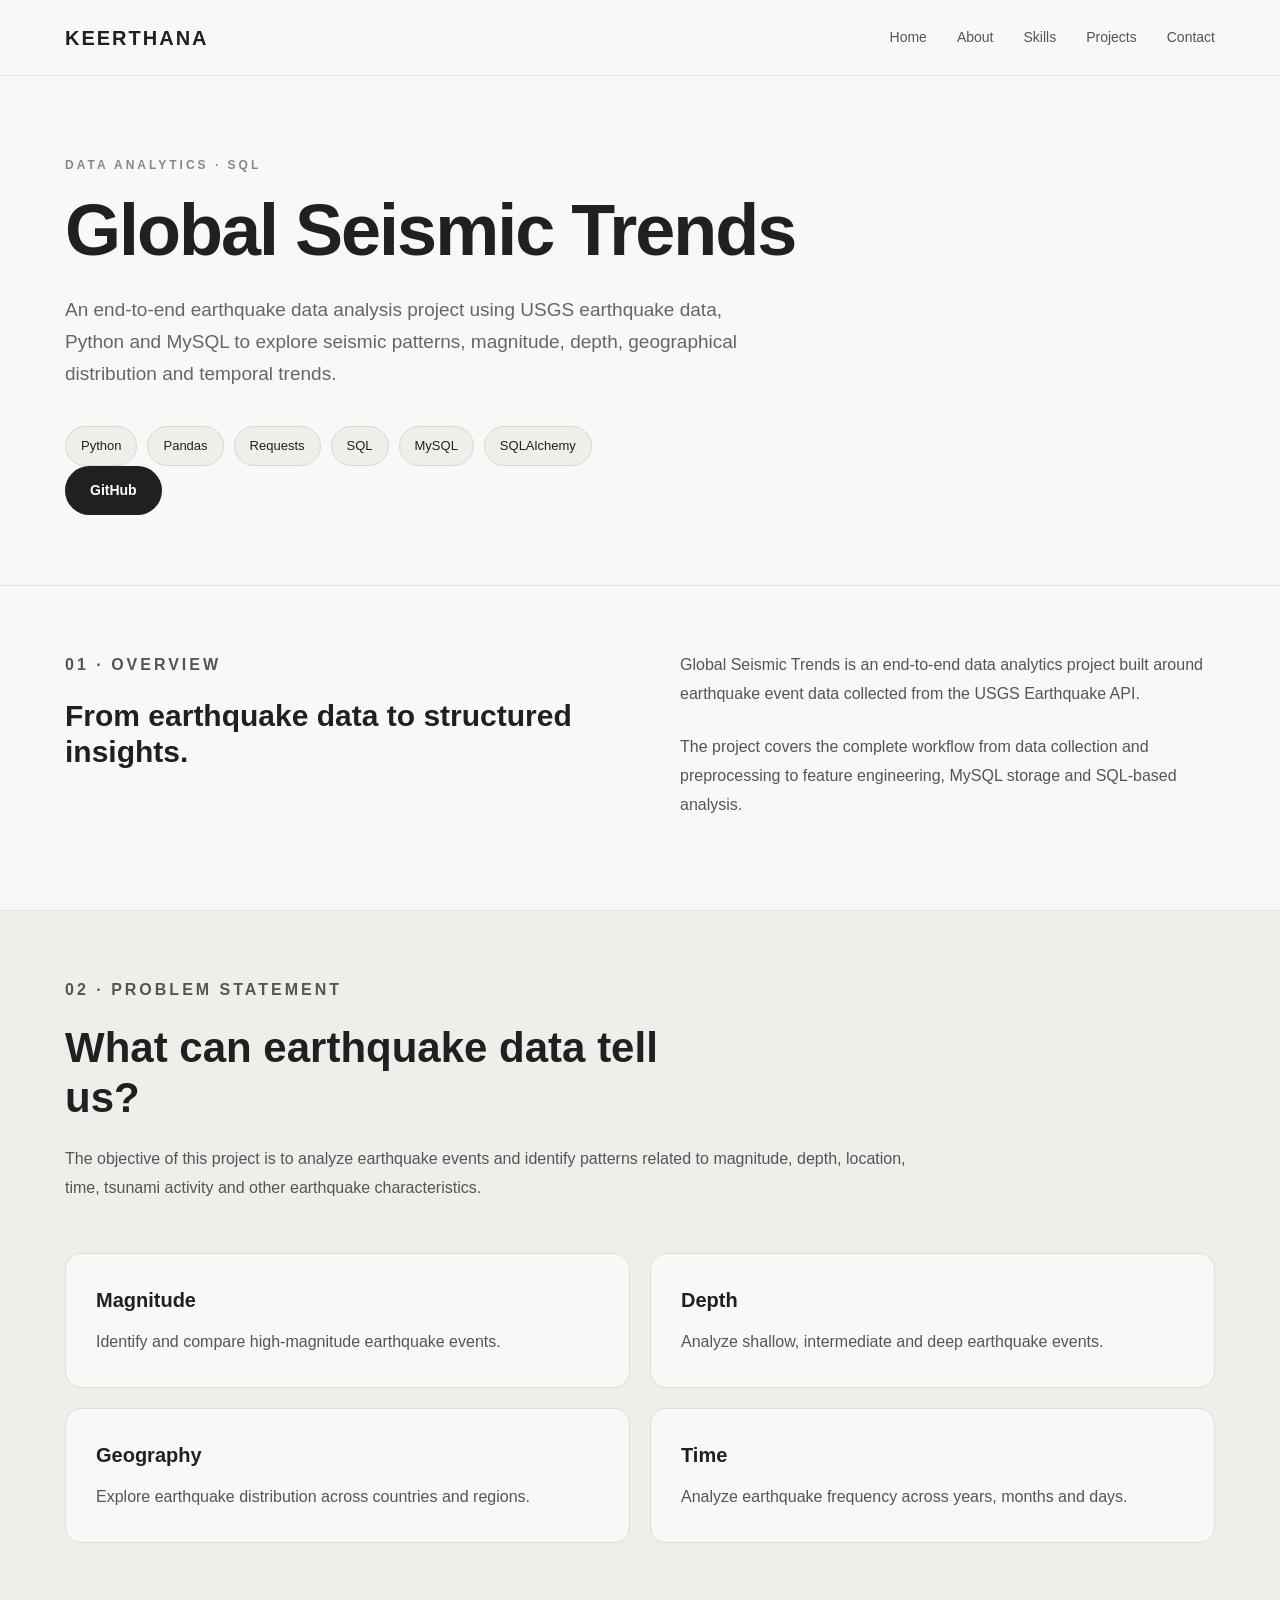
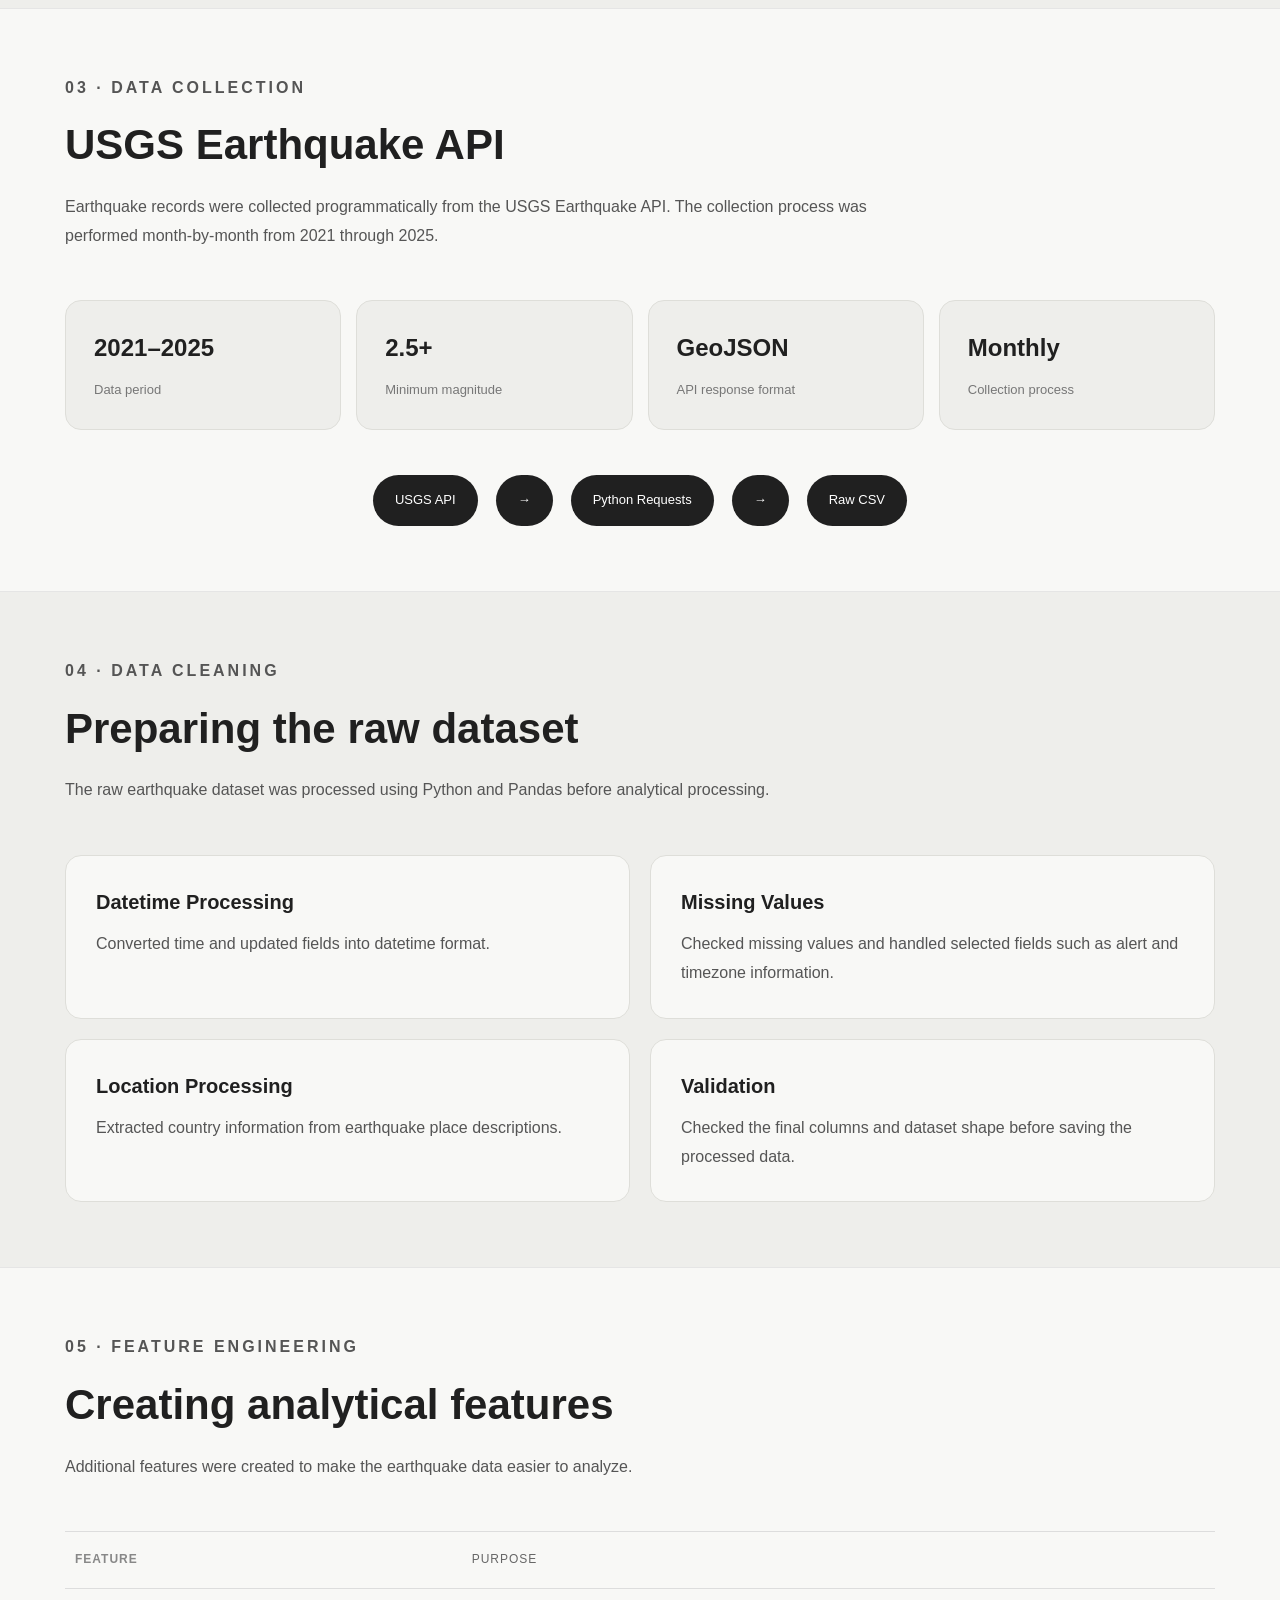
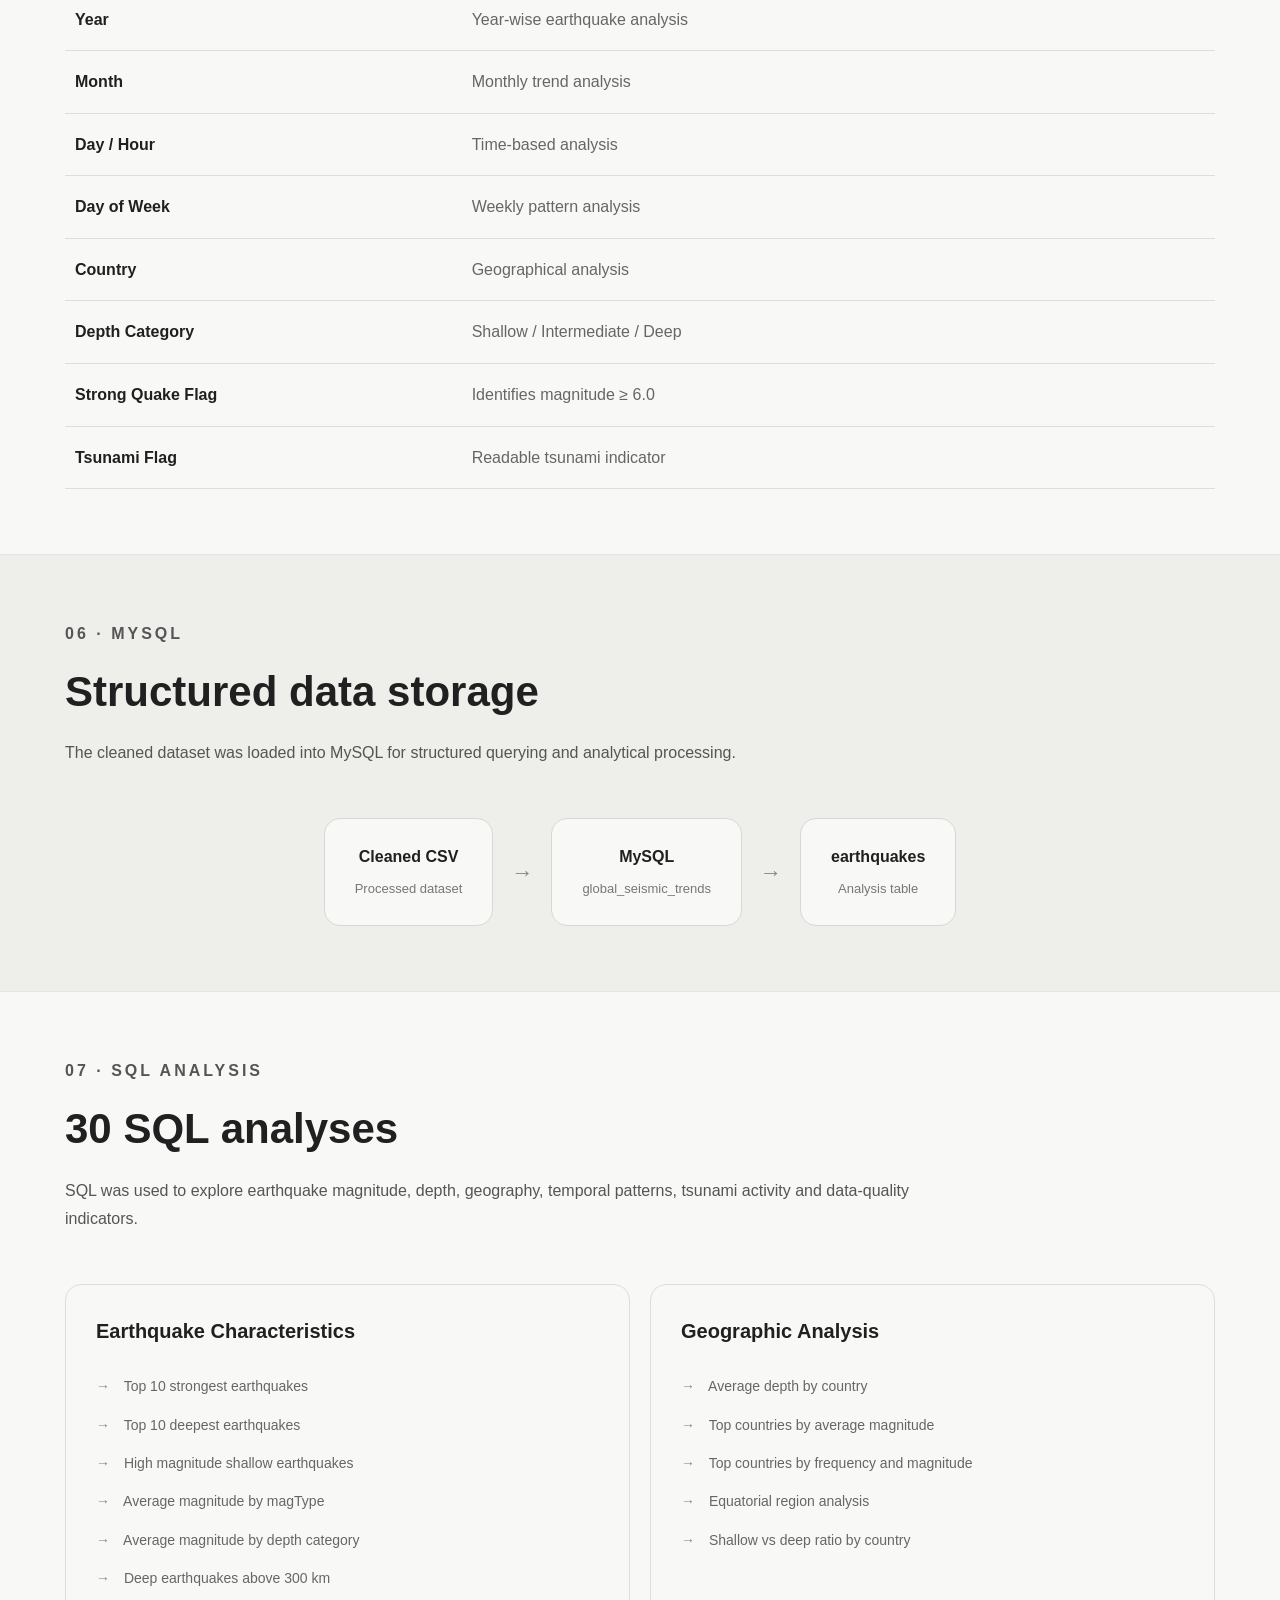
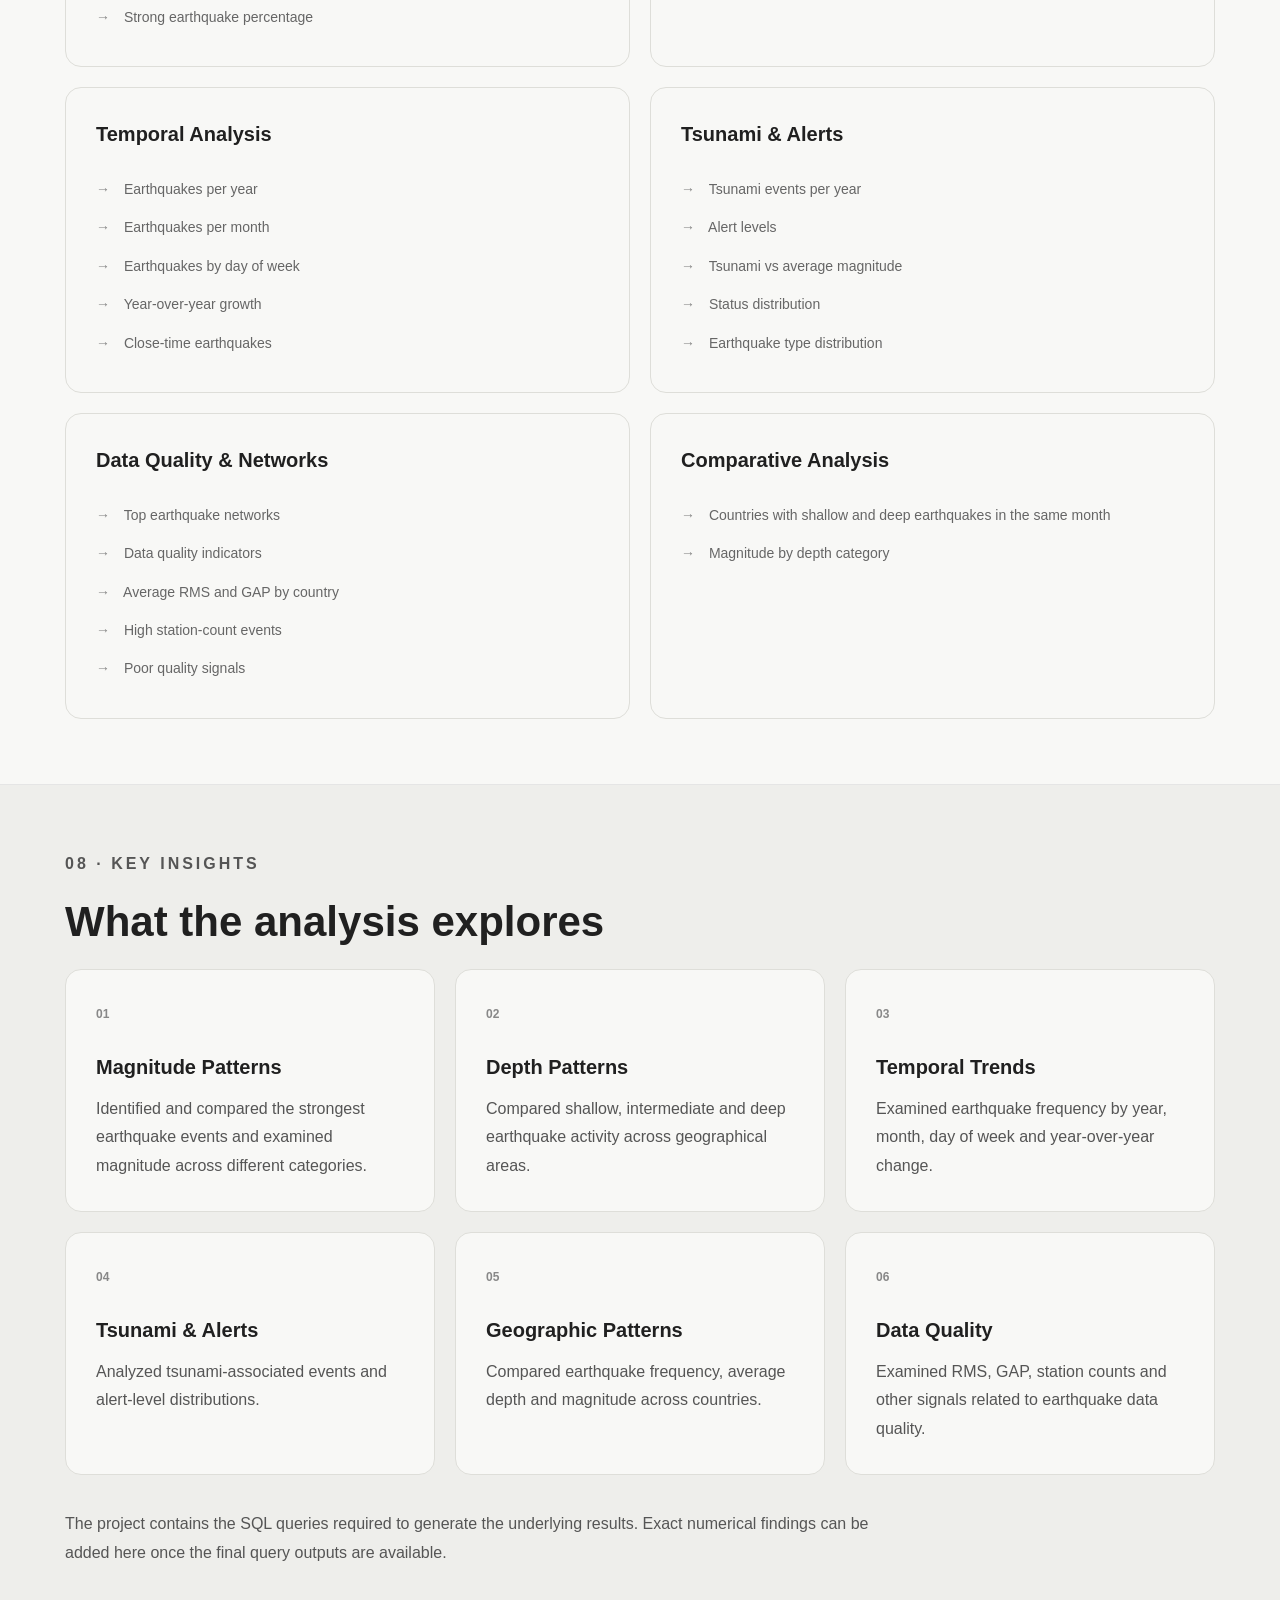
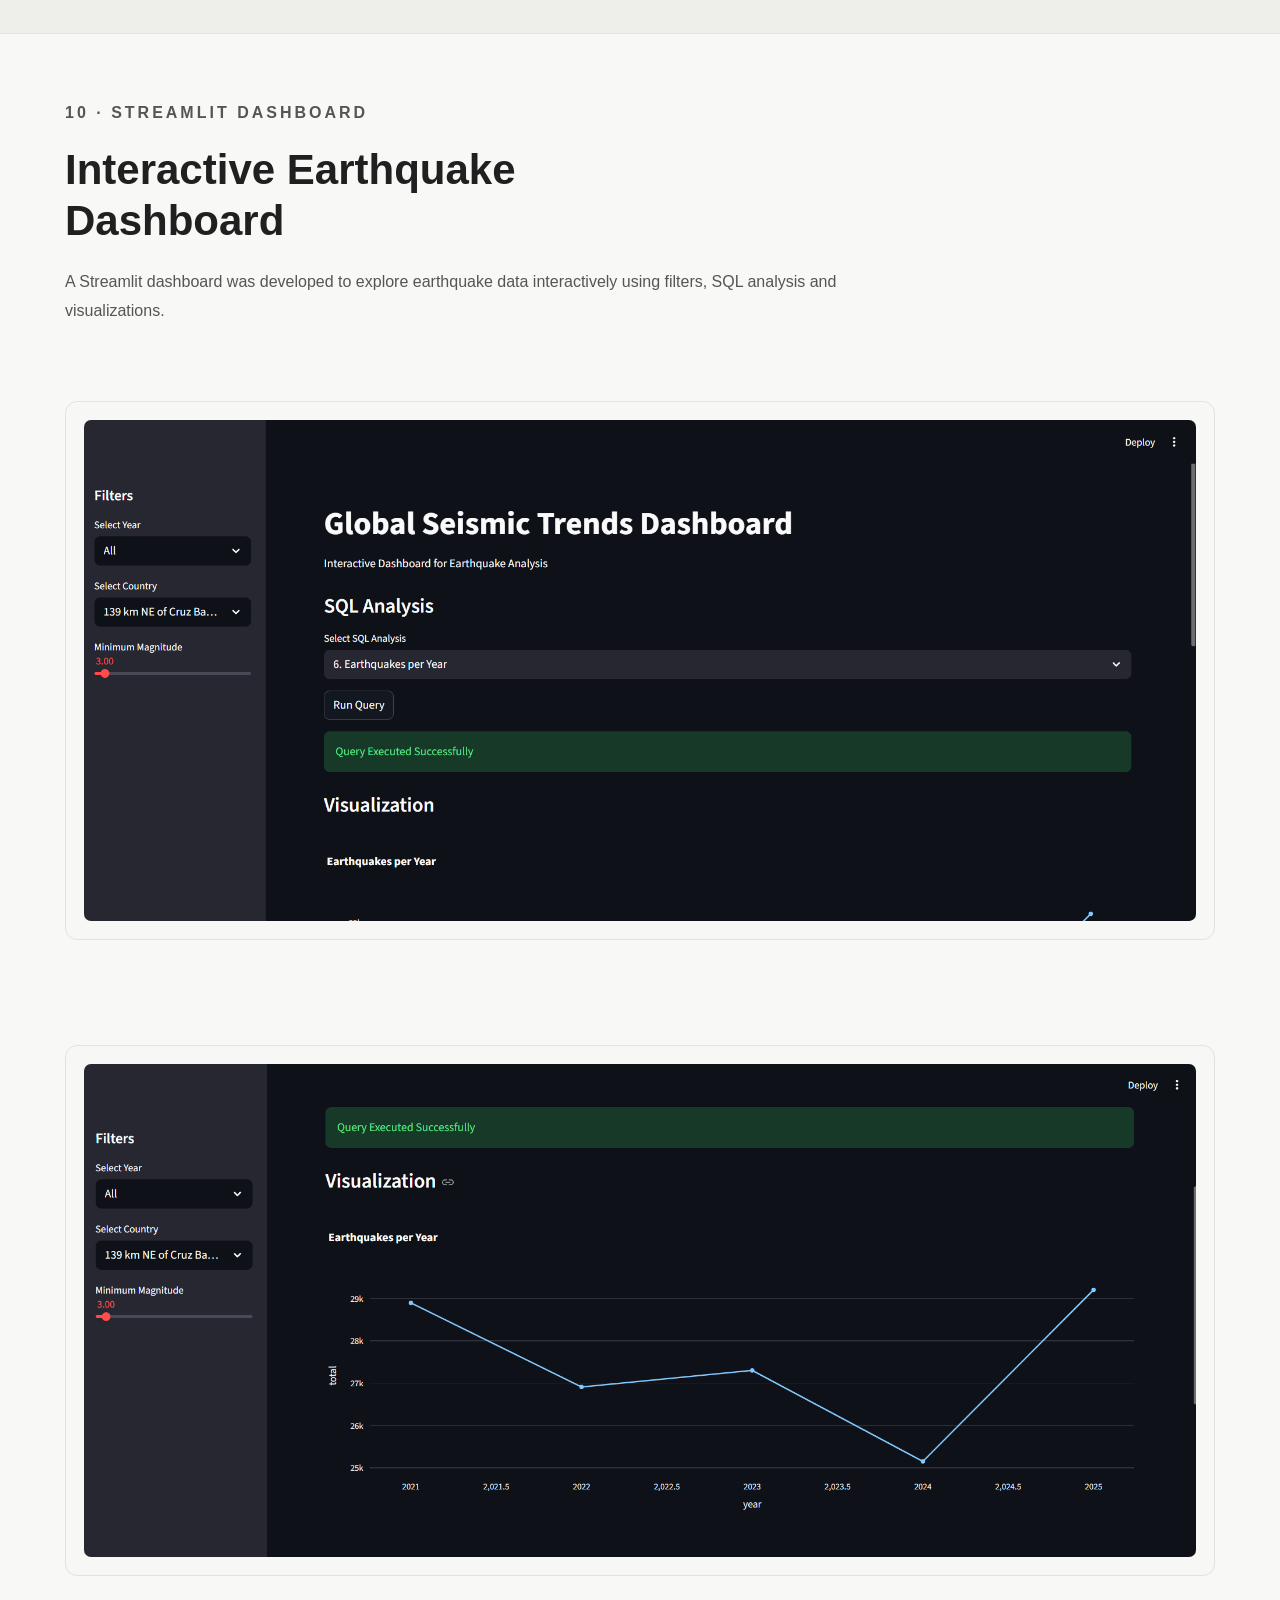
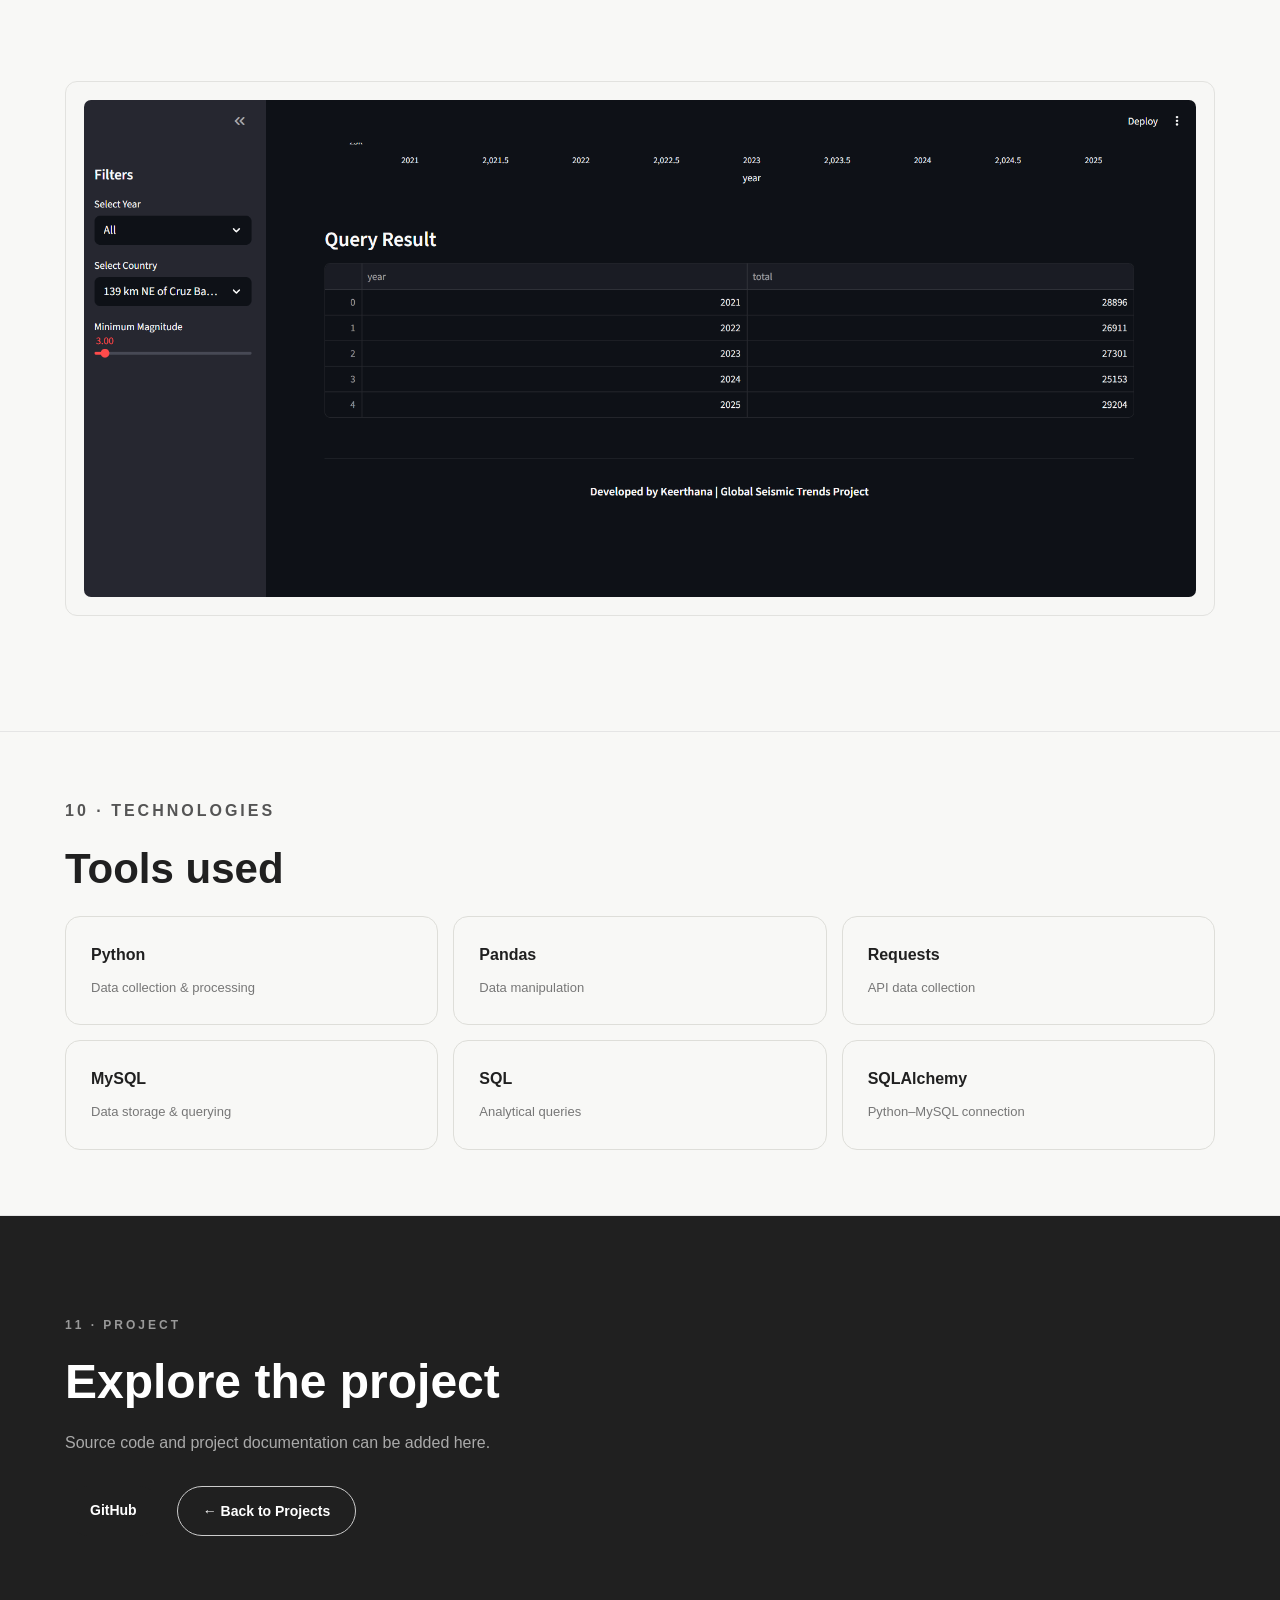
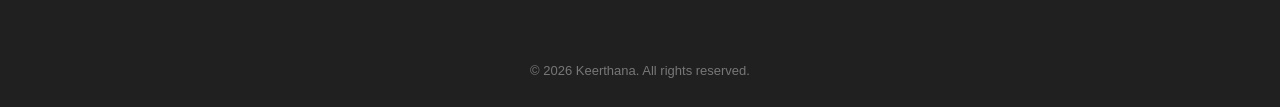
<file: projects/seismic.html>
<!DOCTYPE html>
<html lang="en">

<head>

    <meta charset="UTF-8">

    <meta name="viewport" content="width=device-width, initial-scale=1.0">

    <meta name="description"
        content="Global Seismic Trends - Data Analytics Project by Keerthana">

    <title>Global Seismic Trends | Keerthana</title>

    <link rel="stylesheet" href="../style.css">

</head>


<body>

    <!-- =========================
         NAVIGATION
    ========================== -->

    <header class="navbar">

        <div class="container nav-container">

            <a href="../index.html" class="logo">
                KEERTHANA
            </a>

            <nav>

                <a href="../index.html">Home</a>

                <a href="../index.html#about">
                    About
                </a>

                <a href="../index.html#skills">
                    Skills
                </a>

                <a href="../index.html#projects">
                    Projects
                </a>

                <a href="../index.html#contact">
                    Contact
                </a>

            </nav>

        </div>

    </header>



    <main>

        <!-- =========================
             PROJECT HERO
        ========================== -->

        <section class="project-hero">

            <div class="container">

                <p class="section-label">
                    DATA ANALYTICS · SQL
                </p>

                <h1>
                    Global Seismic Trends
                </h1>

                <p class="project-intro">

                    An end-to-end earthquake data analysis project
                    using USGS earthquake data, Python and MySQL
                    to explore seismic patterns, magnitude, depth,
                    geographical distribution and temporal trends.

                </p>


                <div class="project-tech-large">

                    <span>Python</span>
                    <span>Pandas</span>
                    <span>Requests</span>
                    <span>SQL</span>
                    <span>MySQL</span>
                    <span>SQLAlchemy</span>

                </div>
                <div class="hero-buttons">

                     <a href="https://github.com/Keerthana0927vk/Global_seismic_trends"
                        class="btn primary-btn"
                        target="_blank">
                        GitHub
                    </a>

                </div>
            </div>

        </section>



        <!-- =========================
             01 OVERVIEW
        ========================== -->

        <section class="project-section">

            <div class="container project-layout">

                <div>

                    <p class="section-label">
                        01 · OVERVIEW
                    </p>

                    <h2>
                        From earthquake data
                        to structured insights.
                    </h2>

                </div>


                <div class="project-text">

                    <p>

                        Global Seismic Trends is an end-to-end
                        data analytics project built around
                        earthquake event data collected from
                        the USGS Earthquake API.

                    </p>

                    <p>

                        The project covers the complete workflow
                        from data collection and preprocessing
                        to feature engineering, MySQL storage
                        and SQL-based analysis.

                    </p>

                </div>

            </div>

        </section>



        <!-- =========================
             02 PROBLEM STATEMENT
        ========================== -->

        <section class="project-section light-section">

            <div class="container">

                <p class="section-label">
                    02 · PROBLEM STATEMENT
                </p>

                <h2>
                    What can earthquake data tell us?
                </h2>

                <p class="section-description">

                    The objective of this project is to analyze
                    earthquake events and identify patterns related
                    to magnitude, depth, location, time, tsunami
                    activity and other earthquake characteristics.

                </p>


                <div class="problem-grid">

                    <div class="feature-box">

                        <h3>
                            Magnitude
                        </h3>

                        <p>
                            Identify and compare high-magnitude
                            earthquake events.
                        </p>

                    </div>


                    <div class="feature-box">

                        <h3>
                            Depth
                        </h3>

                        <p>
                            Analyze shallow, intermediate and
                            deep earthquake events.
                        </p>

                    </div>


                    <div class="feature-box">

                        <h3>
                            Geography
                        </h3>

                        <p>
                            Explore earthquake distribution
                            across countries and regions.
                        </p>

                    </div>


                    <div class="feature-box">

                        <h3>
                            Time
                        </h3>

                        <p>
                            Analyze earthquake frequency across
                            years, months and days.
                        </p>

                    </div>

                </div>

            </div>

        </section>



        <!-- =========================
             03 DATA COLLECTION
        ========================== -->

        <section class="project-section">

            <div class="container">

                <p class="section-label">
                    03 · DATA COLLECTION
                </p>

                <h2>
                    USGS Earthquake API
                </h2>

                <p class="section-description">

                    Earthquake records were collected programmatically
                    from the USGS Earthquake API. The collection
                    process was performed month-by-month from 2021
                    through 2025.

                </p>


                <div class="stats-grid">

                    <div class="stat-box">

                        <strong>
                            2021–2025
                        </strong>

                        <span>
                            Data period
                        </span>

                    </div>


                    <div class="stat-box">

                        <strong>
                            2.5+
                        </strong>

                        <span>
                            Minimum magnitude
                        </span>

                    </div>


                    <div class="stat-box">

                        <strong>
                            GeoJSON
                        </strong>

                        <span>
                            API response format
                        </span>

                    </div>


                    <div class="stat-box">

                        <strong>
                            Monthly
                        </strong>

                        <span>
                            Collection process
                        </span>

                    </div>

                </div>


                <div class="code-flow">

                    <span>USGS API</span>

                    <span>→</span>

                    <span>Python Requests</span>

                    <span>→</span>

                    <span>Raw CSV</span>

                </div>

            </div>

        </section>



        <!-- =========================
             04 DATA CLEANING
        ========================== -->

        <section class="project-section light-section">

            <div class="container">

                <p class="section-label">
                    04 · DATA CLEANING
                </p>

                <h2>
                    Preparing the raw dataset
                </h2>

                <p class="section-description">

                    The raw earthquake dataset was processed
                    using Python and Pandas before analytical
                    processing.

                </p>


                <div class="feature-grid">

                    <div class="feature-box">

                        <h3>
                            Datetime Processing
                        </h3>

                        <p>
                            Converted time and updated fields
                            into datetime format.
                        </p>

                    </div>


                    <div class="feature-box">

                        <h3>
                            Missing Values
                        </h3>

                        <p>
                            Checked missing values and handled
                            selected fields such as alert and
                            timezone information.
                        </p>

                    </div>


                    <div class="feature-box">

                        <h3>
                            Location Processing
                        </h3>

                        <p>
                            Extracted country information from
                            earthquake place descriptions.
                        </p>

                    </div>


                    <div class="feature-box">

                        <h3>
                            Validation
                        </h3>

                        <p>
                            Checked the final columns and dataset
                            shape before saving the processed data.
                        </p>

                    </div>

                </div>

            </div>

        </section>



        <!-- =========================
             05 FEATURE ENGINEERING
        ========================== -->

        <section class="project-section">

            <div class="container">

                <p class="section-label">
                    05 · FEATURE ENGINEERING
                </p>

                <h2>
                    Creating analytical features
                </h2>

                <p class="section-description">

                    Additional features were created to make the
                    earthquake data easier to analyze.

                </p>


                <div class="feature-table">

                    <div class="feature-row feature-header">

                        <span>
                            Feature
                        </span>

                        <span>
                            Purpose
                        </span>

                    </div>


                    <div class="feature-row">

                        <span>
                            Year
                        </span>

                        <span>
                            Year-wise earthquake analysis
                        </span>

                    </div>


                    <div class="feature-row">

                        <span>
                            Month
                        </span>

                        <span>
                            Monthly trend analysis
                        </span>

                    </div>


                    <div class="feature-row">

                        <span>
                            Day / Hour
                        </span>

                        <span>
                            Time-based analysis
                        </span>

                    </div>


                    <div class="feature-row">

                        <span>
                            Day of Week
                        </span>

                        <span>
                            Weekly pattern analysis
                        </span>

                    </div>


                    <div class="feature-row">

                        <span>
                            Country
                        </span>

                        <span>
                            Geographical analysis
                        </span>

                    </div>


                    <div class="feature-row">

                        <span>
                            Depth Category
                        </span>

                        <span>
                            Shallow / Intermediate / Deep
                        </span>

                    </div>


                    <div class="feature-row">

                        <span>
                            Strong Quake Flag
                        </span>

                        <span>
                            Identifies magnitude ≥ 6.0
                        </span>

                    </div>


                    <div class="feature-row">

                        <span>
                            Tsunami Flag
                        </span>

                        <span>
                            Readable tsunami indicator
                        </span>

                    </div>

                </div>

            </div>

        </section>



        <!-- =========================
             06 MYSQL
        ========================== -->

        <section class="project-section light-section">

            <div class="container">

                <p class="section-label">
                    06 · MYSQL
                </p>

                <h2>
                    Structured data storage
                </h2>

                <p class="section-description">

                    The cleaned dataset was loaded into MySQL
                    for structured querying and analytical
                    processing.

                </p>


                <div class="database-flow">

                    <div>
                        <strong>
                            Cleaned CSV
                        </strong>

                        <span>
                            Processed dataset
                        </span>
                    </div>


                    <span class="flow-arrow">
                        →
                    </span>


                    <div>
                        <strong>
                            MySQL
                        </strong>

                        <span>
                            global_seismic_trends
                        </span>
                    </div>


                    <span class="flow-arrow">
                        →
                    </span>


                    <div>
                        <strong>
                            earthquakes
                        </strong>

                        <span>
                            Analysis table
                        </span>
                    </div>

                </div>

            </div>

        </section>



        <!-- =========================
             07 SQL ANALYSIS
        ========================== -->

        <section class="project-section">

            <div class="container">

                <p class="section-label">
                    07 · SQL ANALYSIS
                </p>

                <h2>
                    30 SQL analyses
                </h2>

                <p class="section-description">

                    SQL was used to explore earthquake magnitude,
                    depth, geography, temporal patterns, tsunami
                    activity and data-quality indicators.

                </p>


                <div class="analysis-grid">

                    <div class="analysis-group">

                        <h3>
                            Earthquake Characteristics
                        </h3>

                        <ul>

                            <li>
                                Top 10 strongest earthquakes
                            </li>

                            <li>
                                Top 10 deepest earthquakes
                            </li>

                            <li>
                                High magnitude shallow earthquakes
                            </li>

                            <li>
                                Average magnitude by magType
                            </li>

                            <li>
                                Average magnitude by depth category
                            </li>

                            <li>
                                Deep earthquakes above 300 km
                            </li>

                            <li>
                                Strong earthquake percentage
                            </li>

                        </ul>

                    </div>


                    <div class="analysis-group">

                        <h3>
                            Geographic Analysis
                        </h3>

                        <ul>

                            <li>
                                Average depth by country
                            </li>

                            <li>
                                Top countries by average magnitude
                            </li>

                            <li>
                                Top countries by frequency and magnitude
                            </li>

                            <li>
                                Equatorial region analysis
                            </li>

                            <li>
                                Shallow vs deep ratio by country
                            </li>

                        </ul>

                    </div>


                    <div class="analysis-group">

                        <h3>
                            Temporal Analysis
                        </h3>

                        <ul>

                            <li>
                                Earthquakes per year
                            </li>

                            <li>
                                Earthquakes per month
                            </li>

                            <li>
                                Earthquakes by day of week
                            </li>

                            <li>
                                Year-over-year growth
                            </li>

                            <li>
                                Close-time earthquakes
                            </li>

                        </ul>

                    </div>


                    <div class="analysis-group">

                        <h3>
                            Tsunami & Alerts
                        </h3>

                        <ul>

                            <li>
                                Tsunami events per year
                            </li>

                            <li>
                                Alert levels
                            </li>

                            <li>
                                Tsunami vs average magnitude
                            </li>

                            <li>
                                Status distribution
                            </li>

                            <li>
                                Earthquake type distribution
                            </li>

                        </ul>

                    </div>


                    <div class="analysis-group">

                        <h3>
                            Data Quality & Networks
                        </h3>

                        <ul>

                            <li>
                                Top earthquake networks
                            </li>

                            <li>
                                Data quality indicators
                            </li>

                            <li>
                                Average RMS and GAP by country
                            </li>

                            <li>
                                High station-count events
                            </li>

                            <li>
                                Poor quality signals
                            </li>

                        </ul>

                    </div>


                    <div class="analysis-group">

                        <h3>
                            Comparative Analysis
                        </h3>

                        <ul>

                            <li>
                                Countries with shallow and deep
                                earthquakes in the same month
                            </li>

                            <li>
                                Magnitude by depth category
                            </li>

                        </ul>

                    </div>

                </div>

            </div>

        </section>



        <!-- =========================
             08 KEY INSIGHTS
        ========================== -->

        <section class="project-section light-section">

            <div class="container">

                <p class="section-label">
                    08 · KEY INSIGHTS
                </p>

                <h2>
                    What the analysis explores
                </h2>

                <div class="insights-grid">

                    <div class="insight-box">

                        <span>01</span>

                        <h3>
                            Magnitude Patterns
                        </h3>

                        <p>
                            Identified and compared the strongest
                            earthquake events and examined
                            magnitude across different categories.
                        </p>

                    </div>


                    <div class="insight-box">

                        <span>02</span>

                        <h3>
                            Depth Patterns
                        </h3>

                        <p>
                            Compared shallow, intermediate and
                            deep earthquake activity across
                            geographical areas.
                        </p>

                    </div>


                    <div class="insight-box">

                        <span>03</span>

                        <h3>
                            Temporal Trends
                        </h3>

                        <p>
                            Examined earthquake frequency by
                            year, month, day of week and
                            year-over-year change.
                        </p>

                    </div>


                    <div class="insight-box">

                        <span>04</span>

                        <h3>
                            Tsunami & Alerts
                        </h3>

                        <p>
                            Analyzed tsunami-associated events
                            and alert-level distributions.
                        </p>

                    </div>


                    <div class="insight-box">

                        <span>05</span>

                        <h3>
                            Geographic Patterns
                        </h3>

                        <p>
                            Compared earthquake frequency,
                            average depth and magnitude
                            across countries.
                        </p>

                    </div>


                    <div class="insight-box">

                        <span>06</span>

                        <h3>
                            Data Quality
                        </h3>

                        <p>
                            Examined RMS, GAP, station counts
                            and other signals related to
                            earthquake data quality.
                        </p>

                    </div>

                </div>

                <p class="insight-note">

                    The project contains the SQL queries required
                    to generate the underlying results. Exact
                    numerical findings can be added here once
                    the final query outputs are available.

                </p>

            </div>

        </section>

        <!-- =========================
     10 STREAMLIT DASHBOARD
========================= -->

<section class="project-section">

    <div class="container">

        <p class="section-label">
            10 · STREAMLIT DASHBOARD
        </p>

        <h2>
            Interactive Earthquake Dashboard
        </h2>

        <p class="section-description">
            A Streamlit dashboard was developed to explore earthquake
            data interactively using filters, SQL analysis and
            visualizations.
        </p>

        <div class="dashboard-gallery">

            <div class="dashboard-image">
                <img
                    src="../assets/projects/seismic/seismic_1.png"
                    alt="Global Seismic Trends Streamlit Dashboard"
                >
            </div>

            <div class="dashboard-image">
                <img
                    src="../assets/projects/seismic/seismic_2.png"
                    alt="Global Seismic Trends SQL Analysis"
                >
            </div>

            <div class="dashboard-image">
                <img
                    src="../assets/projects/seismic/seismic_3.png"
                    alt="Global Seismic Trends Dashboard Visualization"
                >
            </div>

        </div>

    </div>

</section>

        <!-- =========================
             10 TECHNOLOGIES
        ========================== -->

        <section class="project-section">

            <div class="container">

                <p class="section-label">
                    10 · TECHNOLOGIES
                </p>

                <h2>
                    Tools used
                </h2>


                <div class="technology-grid">

                    <div>
                        <strong>
                            Python
                        </strong>

                        <span>
                            Data collection & processing
                        </span>
                    </div>


                    <div>
                        <strong>
                            Pandas
                        </strong>

                        <span>
                            Data manipulation
                        </span>
                    </div>


                    <div>
                        <strong>
                            Requests
                        </strong>

                        <span>
                            API data collection
                        </span>
                    </div>


                    <div>
                        <strong>
                            MySQL
                        </strong>

                        <span>
                            Data storage & querying
                        </span>
                    </div>


                    <div>
                        <strong>
                            SQL
                        </strong>

                        <span>
                            Analytical queries
                        </span>
                    </div>


                    <div>
                        <strong>
                            SQLAlchemy
                        </strong>

                        <span>
                            Python–MySQL connection
                        </span>
                    </div>

                </div>

            </div>

        </section>



        <!-- =========================
             11 PROJECT LINKS
        ========================== -->

        <section class="project-links">

            <div class="container">

                <p class="section-label">
                    11 · PROJECT
                </p>

                <h2>
                    Explore the project
                </h2>

                <p class="project-link-description">

                    Source code and project documentation
                    can be added here.

                </p>


                <div class="hero-buttons">

                    
                    <a href="https://github.com/Keerthana0927vk/Global_seismic_trends"
                       class="btn primary-btn"
                       target="_blank">
                        GitHub

                    </a>


                    <a href="../index.html#projects"
                       class="btn secondary-btn">

                        ← Back to Projects

                    </a>

                </div>

            </div>

        </section>

    </main>



    <!-- =========================
         FOOTER
    ========================== -->

    <footer>

        <p>
            © 2026 Keerthana. All rights reserved.
        </p>

    </footer>


</body>

</html>
</file>
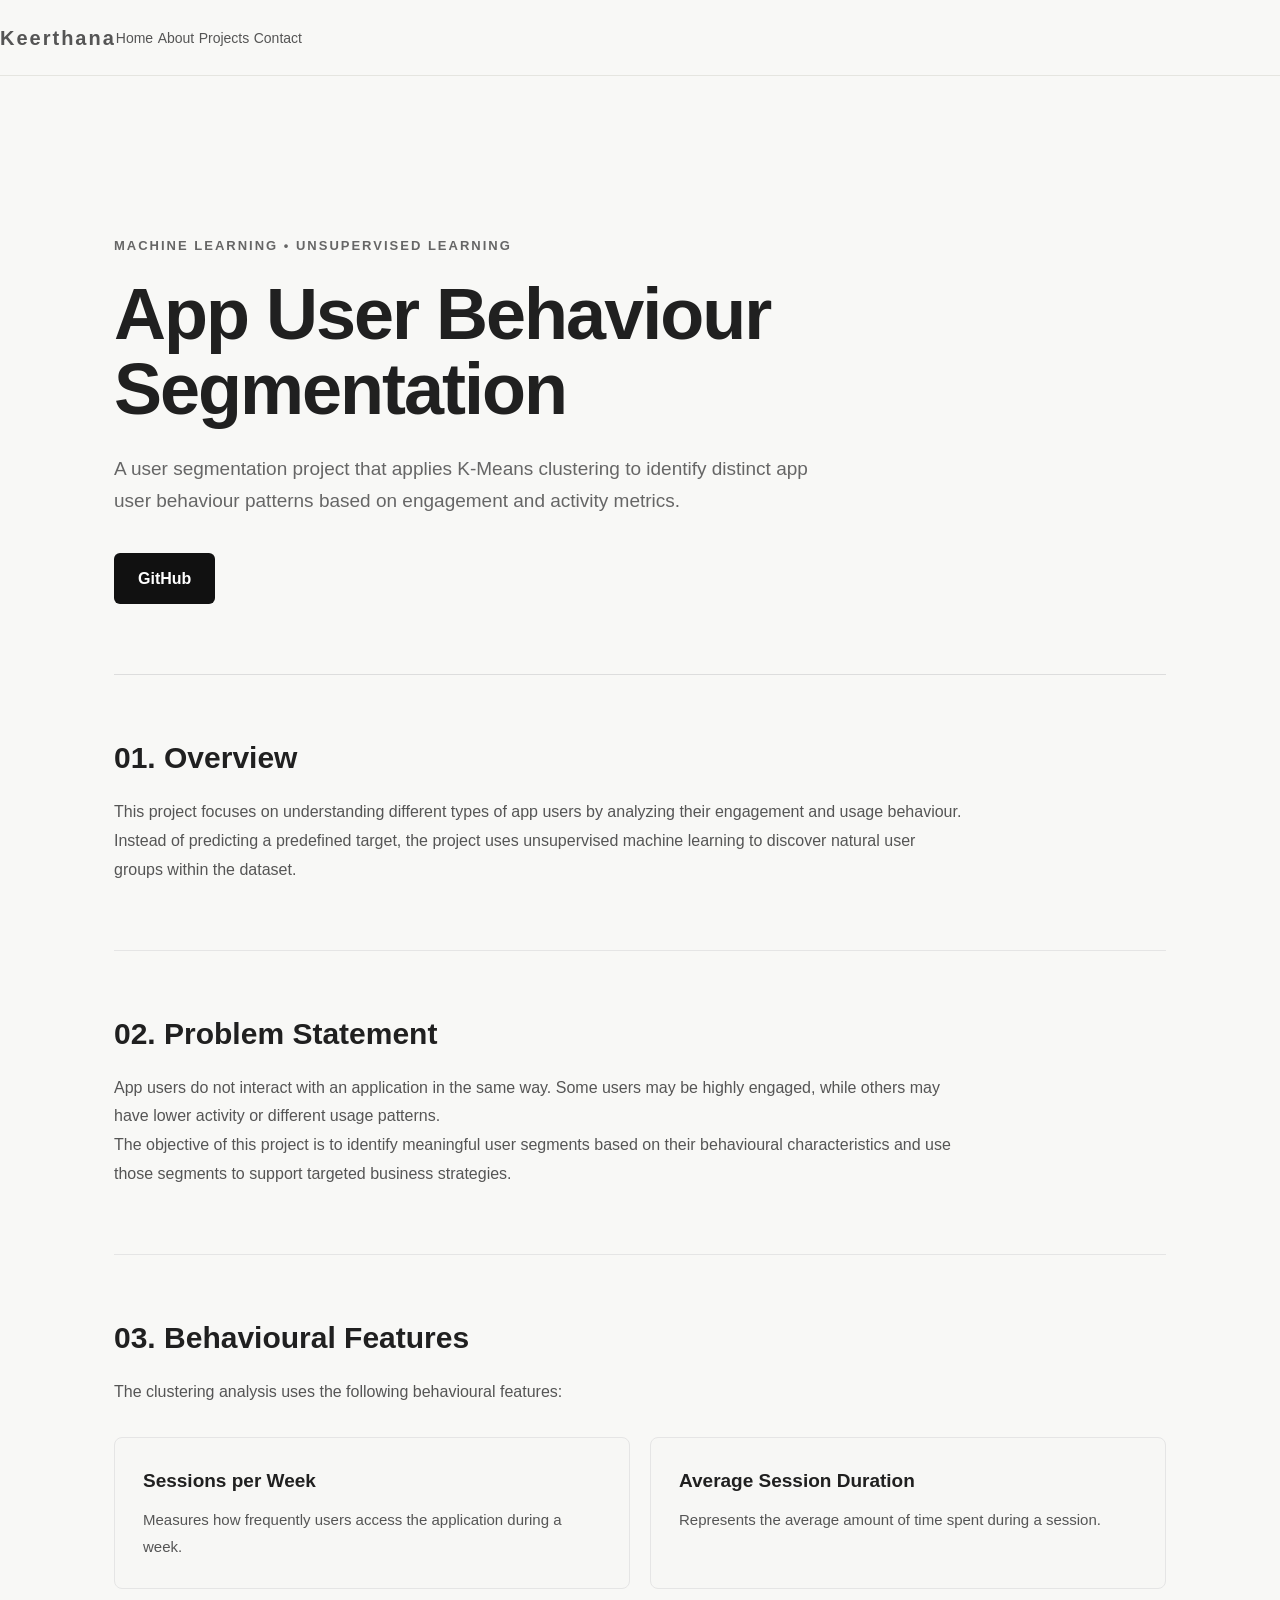
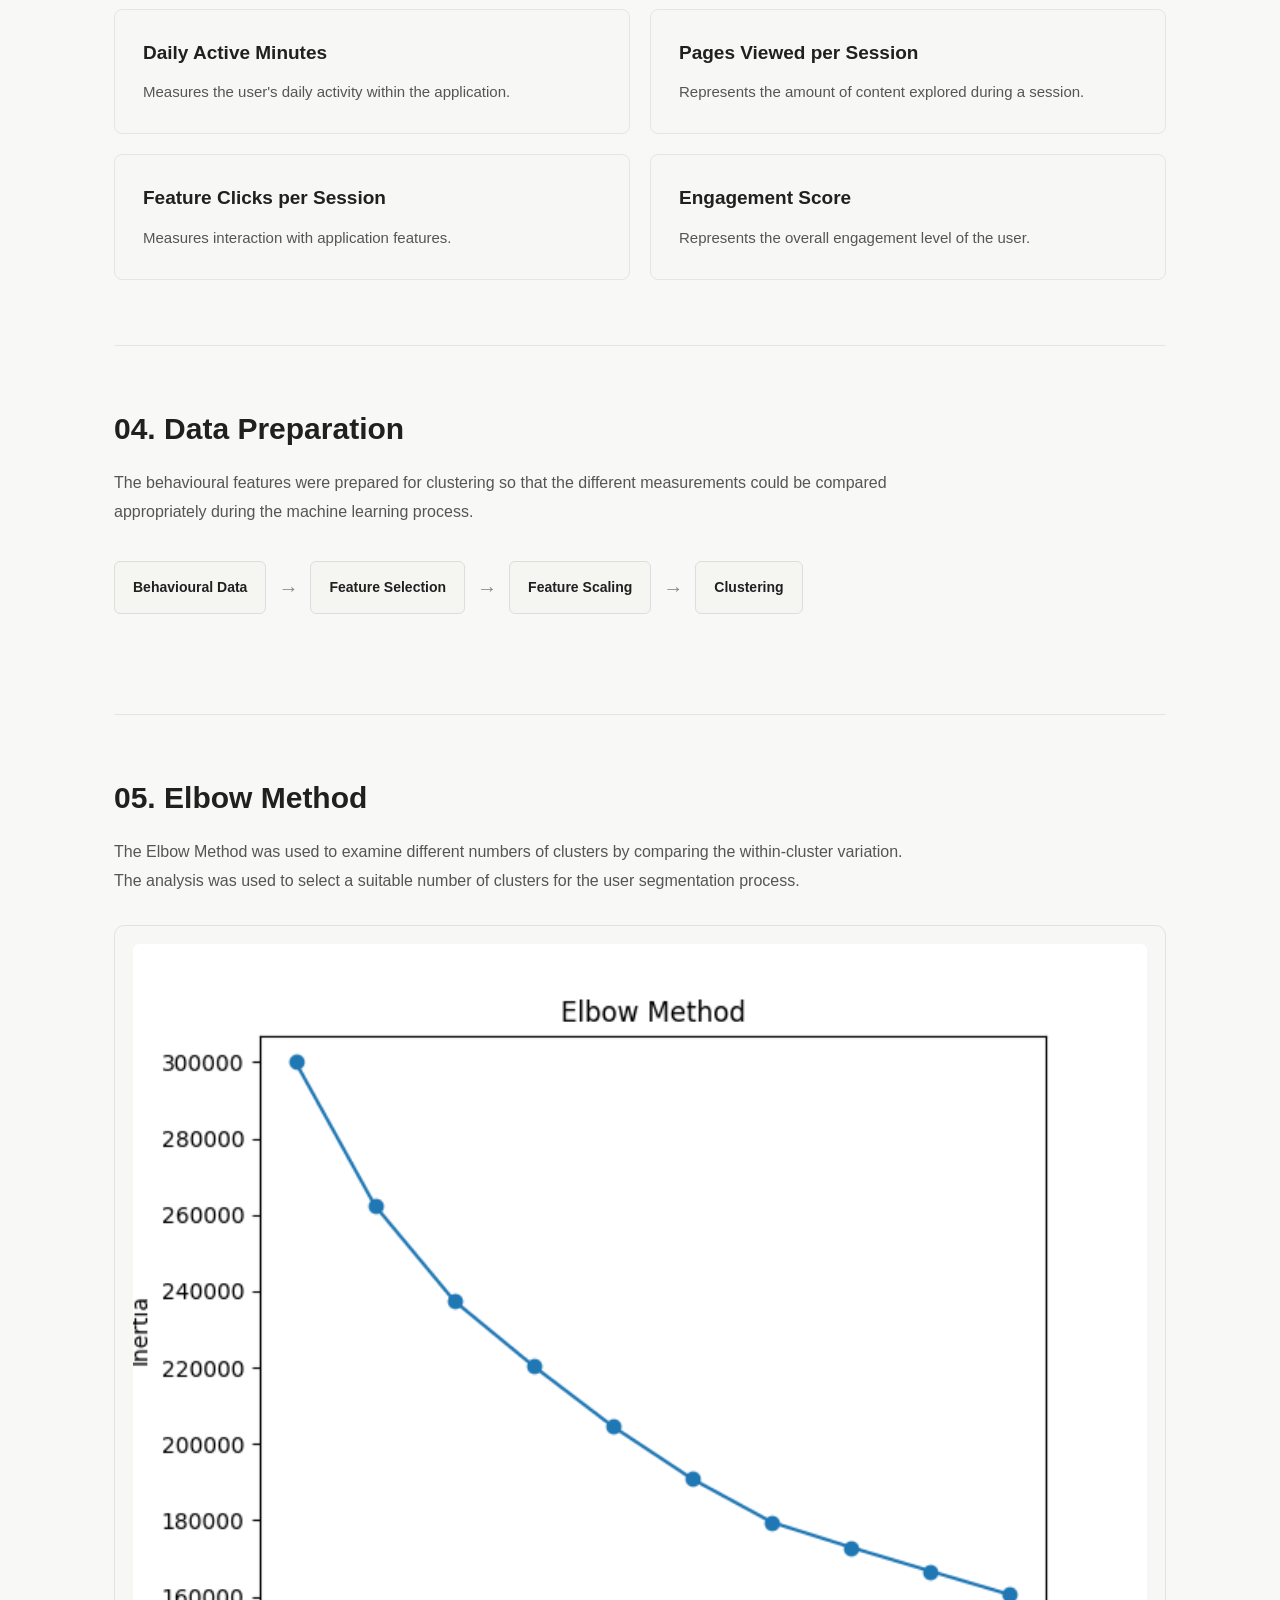
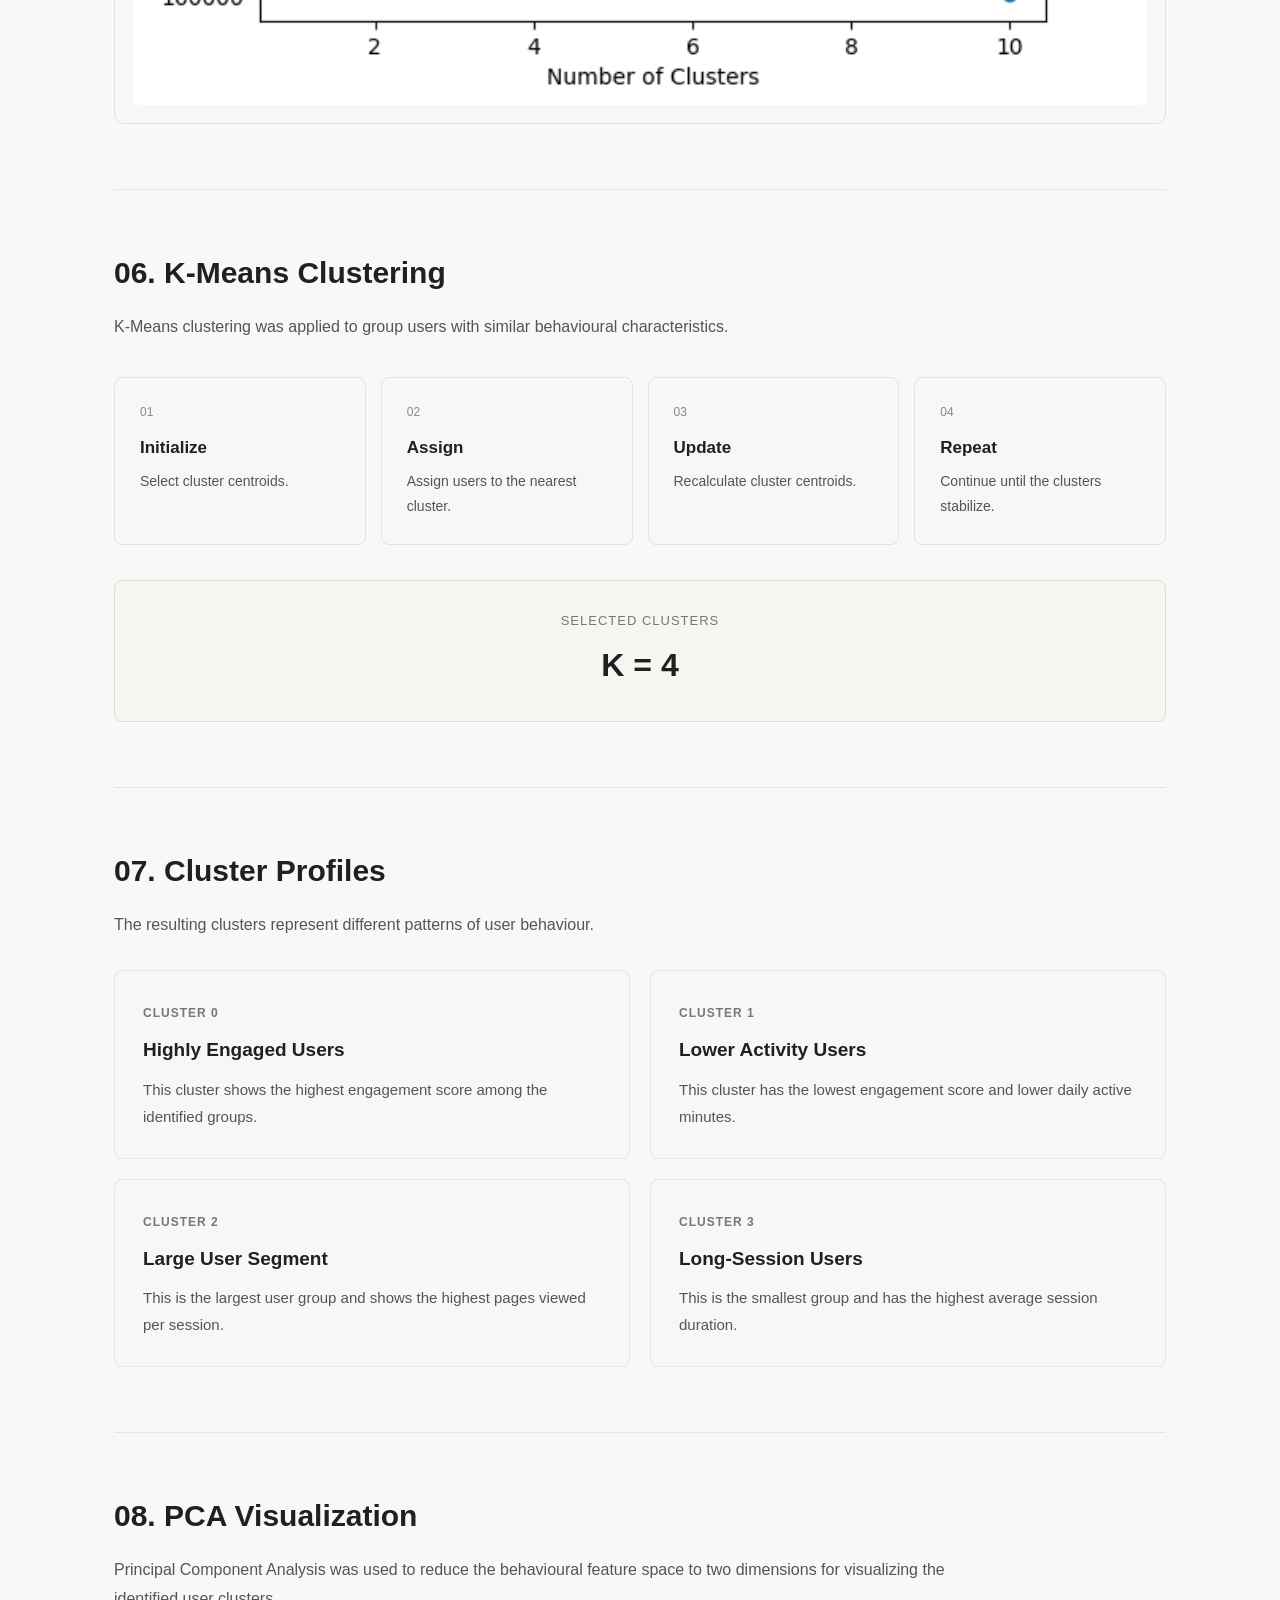
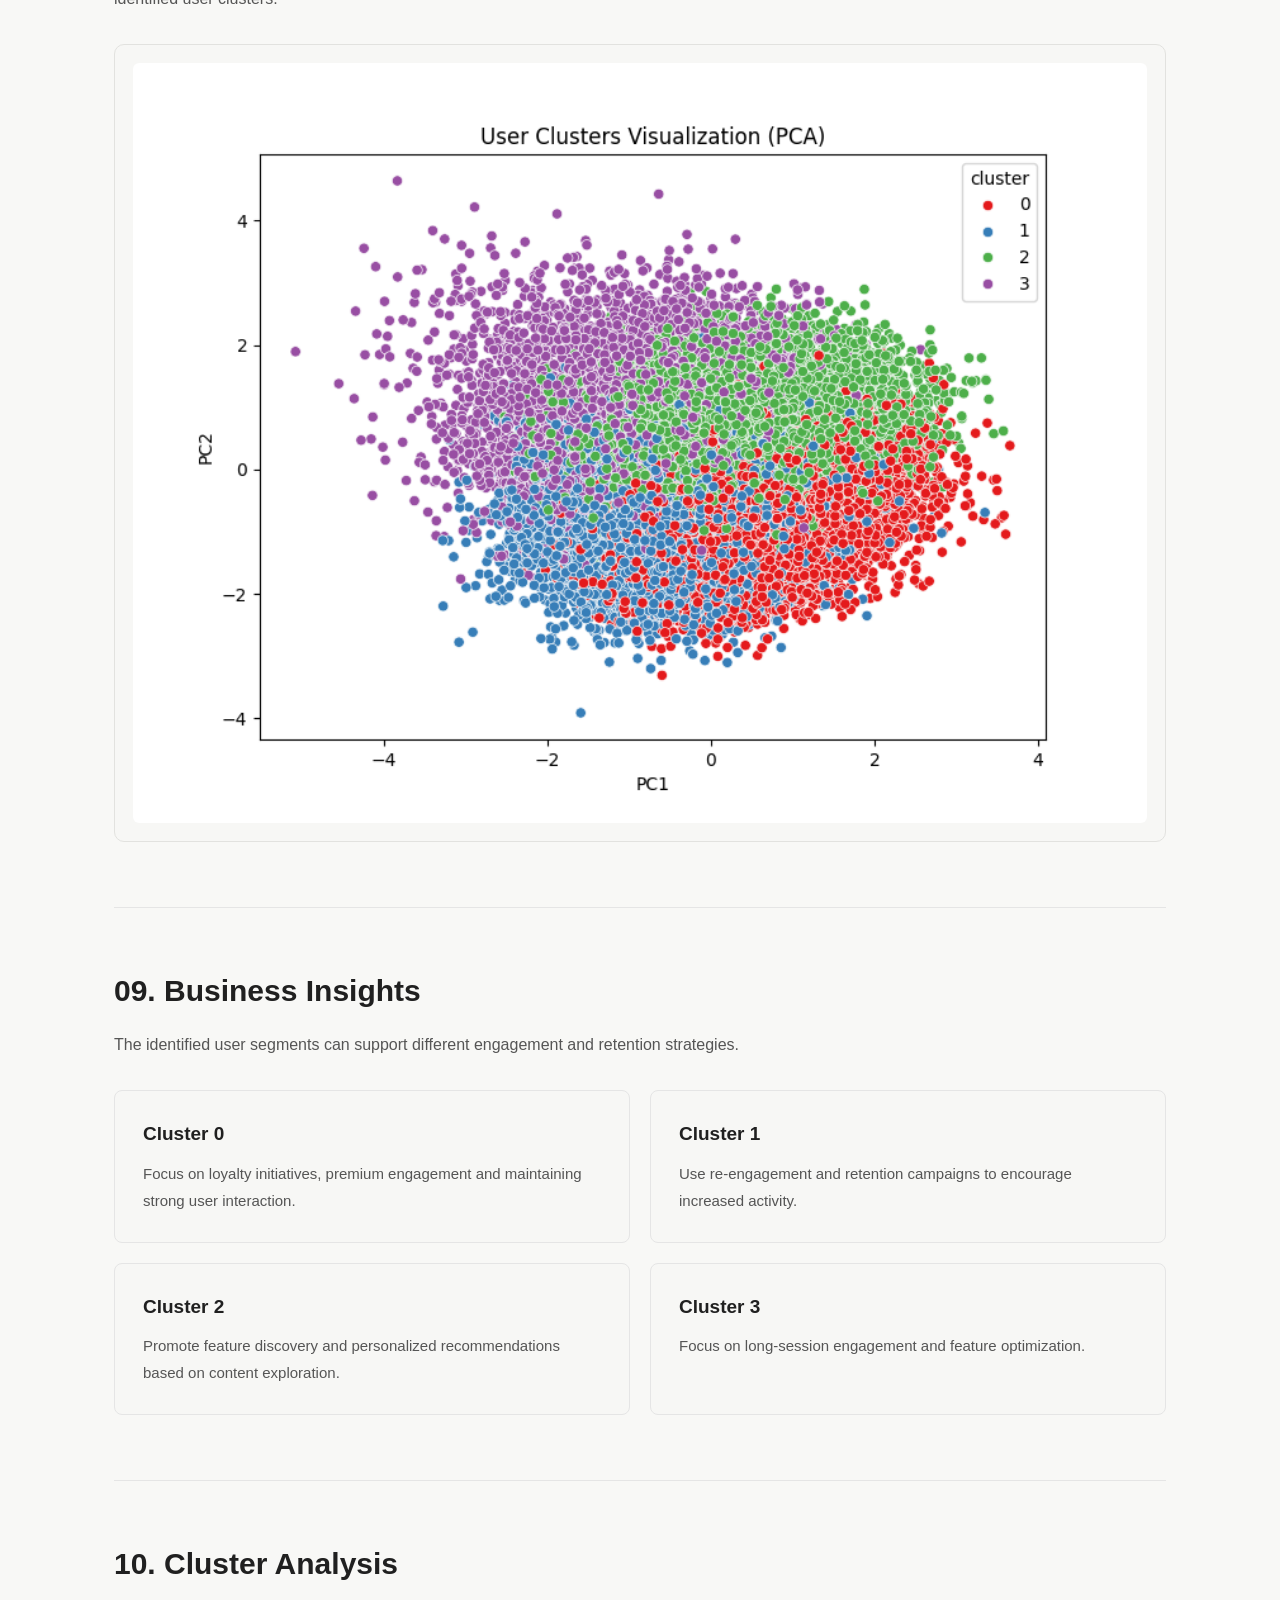
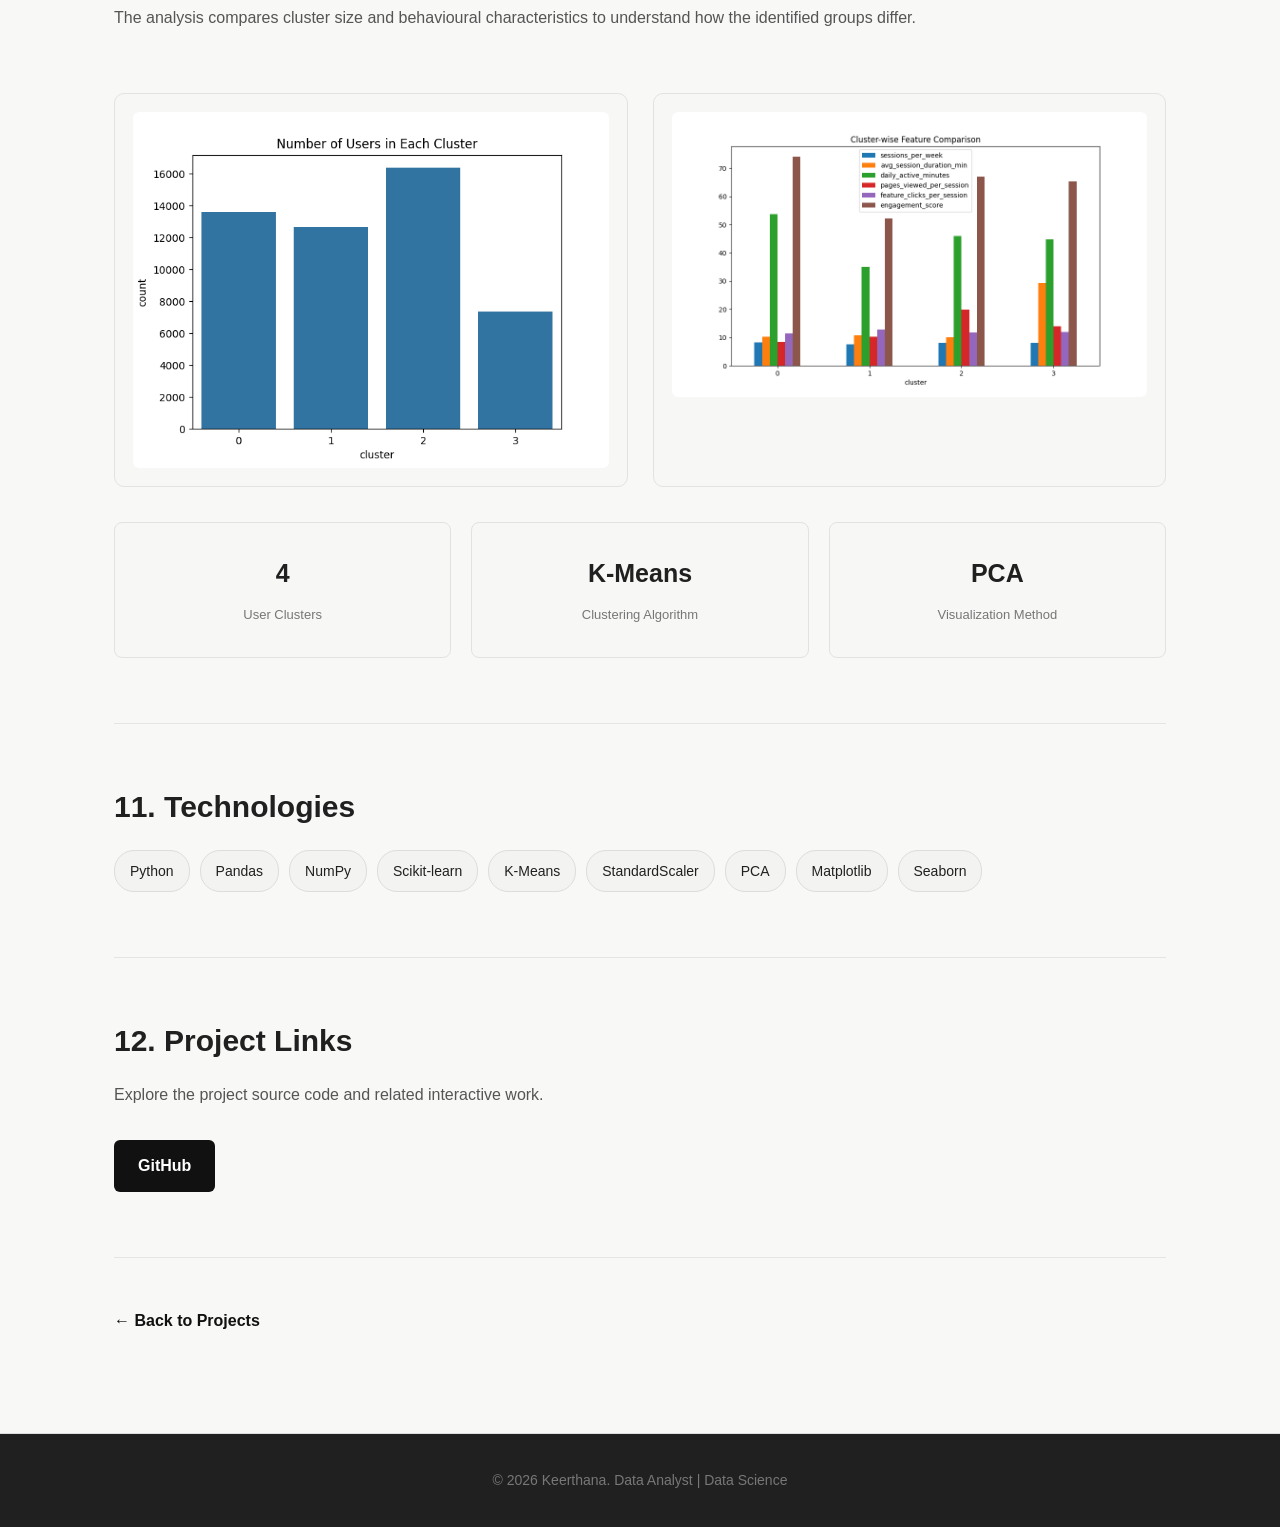
<file: projects/user_segmentation.html>
<!DOCTYPE html>
<html lang="en">
<head>
    <meta charset="UTF-8">
    <meta name="viewport" content="width=device-width, initial-scale=1.0">

    <title>App User Behaviour Segmentation | Keerthana</title>

    <link rel="stylesheet" href="../style.css">
</head>

<body>

    <!-- NAVIGATION -->
    <nav class="navbar">
        <div class="nav-container">

            <a href="../index.html" class="logo">
                Keerthana
            </a>

            <div class="nav-links">
                <a href="../index.html">Home</a>
                <a href="../index.html#about">About</a>
                <a href="../index.html#projects">Projects</a>
                <a href="../index.html#contact">Contact</a>
            </div>

        </div>
    </nav>


    <main class="project-page">

        <!-- HERO -->
        <section class="project-hero">

            <p class="project-label">
                MACHINE LEARNING • UNSUPERVISED LEARNING
            </p>

            <h1>
                App User Behaviour<br>
                Segmentation
            </h1>

            <p class="project-intro">
                A user segmentation project that applies K-Means
                clustering to identify distinct app user behaviour
                patterns based on engagement and activity metrics.
            </p>

            <div class="project-buttons">

                <a href="https://github.com/Keerthana0927vk/App-User-Behavior-Segmentation"
                   class="project-btn primary"
                   target="_blank">
                   GitHub
                </a>
                </a>

                </a>

            </div>

        </section>


        <!-- OVERVIEW -->
        <section class="project-section">

            <h2>01. Overview</h2>

            <p>
                This project focuses on understanding different types
                of app users by analyzing their engagement and usage
                behaviour.
            </p>

            <p>
                Instead of predicting a predefined target, the project
                uses unsupervised machine learning to discover natural
                user groups within the dataset.
            </p>

        </section>


        <!-- PROBLEM -->
        <section class="project-section">

            <h2>02. Problem Statement</h2>

            <p>
                App users do not interact with an application in the
                same way. Some users may be highly engaged, while
                others may have lower activity or different usage
                patterns.
            </p>

            <p>
                The objective of this project is to identify meaningful
                user segments based on their behavioural characteristics
                and use those segments to support targeted business
                strategies.
            </p>

        </section>


        <!-- FEATURES -->
        <section class="project-section">

            <h2>03. Behavioural Features</h2>

            <p>
                The clustering analysis uses the following behavioural
                features:
            </p>

            <div class="feature-grid">

                <div class="feature-card">
                    <h3>Sessions per Week</h3>
                    <p>
                        Measures how frequently users access the
                        application during a week.
                    </p>
                </div>

                <div class="feature-card">
                    <h3>Average Session Duration</h3>
                    <p>
                        Represents the average amount of time spent
                        during a session.
                    </p>
                </div>

                <div class="feature-card">
                    <h3>Daily Active Minutes</h3>
                    <p>
                        Measures the user's daily activity within
                        the application.
                    </p>
                </div>

                <div class="feature-card">
                    <h3>Pages Viewed per Session</h3>
                    <p>
                        Represents the amount of content explored
                        during a session.
                    </p>
                </div>

                <div class="feature-card">
                    <h3>Feature Clicks per Session</h3>
                    <p>
                        Measures interaction with application
                        features.
                    </p>
                </div>

                <div class="feature-card">
                    <h3>Engagement Score</h3>
                    <p>
                        Represents the overall engagement level of
                        the user.
                    </p>
                </div>

            </div>

        </section>


        <!-- PREPROCESSING -->
        <section class="project-section">

            <h2>04. Data Preparation</h2>

            <p>
                The behavioural features were prepared for clustering
                so that the different measurements could be compared
                appropriately during the machine learning process.
            </p>

            <div class="project-flow">

                <div>Behavioural Data</div>

                <span>→</span>

                <div>Feature Selection</div>

                <span>→</span>

                <div>Feature Scaling</div>

                <span>→</span>

                <div>Clustering</div>

            </div>

        </section>


        <!-- ELBOW -->
        <section class="project-section">

            <h2>05. Elbow Method</h2>

            <p>
                The Elbow Method was used to examine different numbers
                of clusters by comparing the within-cluster variation.
            </p>

            <p>
                The analysis was used to select a suitable number of
                clusters for the user segmentation process.
            </p>

            <div class="project-image">
                <img
                   src="../assets/projects/user_segmentation/elbow_method.png"
                   alt="Elbow Method for K-Means Clustering"
                >
            </div>
        </section>


        <!-- KMEANS -->
        <section class="project-section">

            <h2>06. K-Means Clustering</h2>

            <p>
                K-Means clustering was applied to group users with
                similar behavioural characteristics.
            </p>

            <div class="cluster-flow">

                <div class="cluster-step">
                    <span>01</span>
                    <strong>Initialize</strong>
                    <p>
                        Select cluster centroids.
                    </p>
                </div>

                <div class="cluster-step">
                    <span>02</span>
                    <strong>Assign</strong>
                    <p>
                        Assign users to the nearest cluster.
                    </p>
                </div>

                <div class="cluster-step">
                    <span>03</span>
                    <strong>Update</strong>
                    <p>
                        Recalculate cluster centroids.
                    </p>
                </div>

                <div class="cluster-step">
                    <span>04</span>
                    <strong>Repeat</strong>
                    <p>
                        Continue until the clusters stabilize.
                    </p>
                </div>

            </div>

            <div class="k-value-box">

                <span>Selected Clusters</span>

                <strong>K = 4</strong>

            </div>

        </section>


        <!-- CLUSTER PROFILES -->
        <section class="project-section">

            <h2>07. Cluster Profiles</h2>

            <p>
                The resulting clusters represent different patterns
                of user behaviour.
            </p>

            <div class="feature-grid">

                <div class="feature-card cluster-card">
                    <span class="cluster-number">Cluster 0</span>

                    <h3>Highly Engaged Users</h3>

                    <p>
                        This cluster shows the highest engagement
                        score among the identified groups.
                    </p>
                </div>


                <div class="feature-card cluster-card">
                    <span class="cluster-number">Cluster 1</span>

                    <h3>Lower Activity Users</h3>

                    <p>
                        This cluster has the lowest engagement score
                        and lower daily active minutes.
                    </p>
                </div>


                <div class="feature-card cluster-card">
                    <span class="cluster-number">Cluster 2</span>

                    <h3>Large User Segment</h3>

                    <p>
                        This is the largest user group and shows the
                        highest pages viewed per session.
                    </p>
                </div>


                <div class="feature-card cluster-card">
                    <span class="cluster-number">Cluster 3</span>

                    <h3>Long-Session Users</h3>

                    <p>
                        This is the smallest group and has the highest
                        average session duration.
                    </p>
                </div>

            </div>

        </section>


        <!-- PCA -->
        <section class="project-section">

            <h2>08. PCA Visualization</h2>

            <p>
                Principal Component Analysis was used to reduce the
                behavioural feature space to two dimensions for
                visualizing the identified user clusters.
            </p>

            <div class="project-image">
               <img
                   src="../assets/projects/user_segmentation/pca_clusters.png"
                   alt="PCA Visualization of User Clusters"
               >
            </div>

        </section>


        <!-- BUSINESS INSIGHTS -->
        <section class="project-section">

            <h2>09. Business Insights</h2>

            <p>
                The identified user segments can support different
                engagement and retention strategies.
            </p>

            <div class="feature-grid">

                <div class="feature-card">

                    <h3>Cluster 0</h3>

                    <p>
                        Focus on loyalty initiatives, premium
                        engagement and maintaining strong user
                        interaction.
                    </p>

                </div>


                <div class="feature-card">

                    <h3>Cluster 1</h3>

                    <p>
                        Use re-engagement and retention campaigns
                        to encourage increased activity.
                    </p>

                </div>


                <div class="feature-card">

                    <h3>Cluster 2</h3>

                    <p>
                        Promote feature discovery and personalized
                        recommendations based on content exploration.
                    </p>

                </div>


                <div class="feature-card">

                    <h3>Cluster 3</h3>

                    <p>
                        Focus on long-session engagement and
                        feature optimization.
                    </p>

                </div>

            </div>

        </section>


        <!-- VISUAL ANALYSIS -->
        <section class="project-section">

            <h2>10. Cluster Analysis</h2>

            <p>
                The analysis compares cluster size and behavioural
                characteristics to understand how the identified
                groups differ.
            </p>
            <div class="project-image-grid">

    <div class="project-image">
        <img
            src="../assets/projects/user_segmentation/cluster_count.png"
            alt="Cluster Count"
        >
    </div>

    <div class="project-image">
        <img
            src="../assets/projects/user_segmentation/cluster_comparison.png"
            alt="Cluster-wise Feature Comparison"
        >
    </div>

</div>
            <div class="analysis-summary">

                <div>
                    <strong>4</strong>
                    <span>User Clusters</span>
                </div>

                <div>
                    <strong>K-Means</strong>
                    <span>Clustering Algorithm</span>
                </div>

                <div>
                    <strong>PCA</strong>
                    <span>Visualization Method</span>
                </div>

            </div>

        </section>


        <!-- TECHNOLOGIES -->
        <section class="project-section">

            <h2>11. Technologies</h2>

            <div class="tech-tags">

                <span>Python</span>
                <span>Pandas</span>
                <span>NumPy</span>
                <span>Scikit-learn</span>
                <span>K-Means</span>
                <span>StandardScaler</span>
                <span>PCA</span>
                <span>Matplotlib</span>
                <span>Seaborn</span>

            </div>

        </section>


        <!-- LINKS -->
        <section class="project-section project-links-section">

            <h2>12. Project Links</h2>

            <p>
                Explore the project source code and related
                interactive work.
            </p>

            <div class="project-buttons">

                <a href="https://github.com/Keerthana0927vk/App-User-Behavior-Segmentation"
                   class="project-btn primary"
                   target="_blank">
                   GitHub
                </a>

            </div>

        </section>


        <!-- BACK -->
        <section class="back-section">

            <a href="../index.html#projects">
                ← Back to Projects
            </a>

        </section>

    </main>


    <footer class="footer">

        <p>
            © 2026 Keerthana. Data Analyst | Data Science
        </p>

    </footer>

</body>
</html>
</file>
<file: style.css>
/* ================================
   GLOBAL STYLES
================================ */

* {
    margin: 0;
    padding: 0;
    box-sizing: border-box;
}

html {
    scroll-behavior: smooth;
}

body {
    font-family: Arial, Helvetica, sans-serif;
    background: #f8f8f6;
    color: #202020;
    line-height: 1.6;
}

a {
    text-decoration: none;
    color: inherit;
}

.container {
    width: 90%;
    max-width: 1150px;
    margin: auto;
}


/* ================================
   NAVIGATION
================================ */

.navbar {
    position: sticky;
    top: 0;
    z-index: 1000;

    background: rgba(248, 248, 246, 0.95);
    border-bottom: 1px solid #e5e5e0;
}

.nav-container {
    min-height: 75px;

    display: flex;
    align-items: center;
    justify-content: space-between;
}

.logo {
    font-size: 20px;
    font-weight: 700;
    letter-spacing: 2px;
}

nav {
    display: flex;
    gap: 30px;
}

nav a {
    font-size: 14px;
    color: #555;
    transition: 0.3s;
}

nav a:hover {
    color: #111;
}


/* ================================
   HERO
================================ */

.hero {
    min-height: 85vh;

    display: flex;
    align-items: center;

    padding: 80px 0;
}

.hero-content {
    max-width: 900px;
}

.hero-small-text {
    font-size: 16px;
    color: #777;
    margin-bottom: 10px;
}

.hero h1 {
    font-size: clamp(55px, 9vw, 100px);
    line-height: 1;
    letter-spacing: -4px;
    margin-bottom: 25px;
}

.hero h2 {
    font-size: clamp(24px, 4vw, 42px);
    font-weight: 500;
    line-height: 1.2;
    max-width: 750px;
    margin-bottom: 25px;
}

.hero-description {
    max-width: 650px;
    font-size: 18px;
    color: #666;
    margin-bottom: 35px;
}


/* ================================
   BUTTONS
================================ */

.hero-buttons {
    display: flex;
    gap: 15px;
    flex-wrap: wrap;
}

.btn {
    display: inline-block;
    padding: 13px 25px;

    border-radius: 30px;

    font-size: 14px;
    font-weight: 600;

    transition: 0.3s;
}

.primary-btn {
    background: #202020;
    color: white;
}

.primary-btn:hover {
    transform: translateY(-2px);
    background: #000;
}

.secondary-btn {
    border: 1px solid #ccc;
    background: transparent;
}

.secondary-btn:hover {
    background: #eeeeeb;
}


/* ================================
   GENERAL SECTIONS
================================ */

section {
    padding: 110px 0;
}

.section-label {
    font-size: 12px;
    font-weight: 700;
    letter-spacing: 3px;
    color: #888;
    margin-bottom: 18px;
}

section h2 {
    font-size: 42px;
    line-height: 1.2;
    margin-bottom: 30px;
}


/* ================================
   ABOUT
================================ */

.about {
    border-top: 1px solid #e3e3df;
}

.about h2 {
    max-width: 750px;
}

.about p:last-child {
    max-width: 750px;
    font-size: 18px;
    color: #666;
}


/* ================================
   SKILLS
================================ */

.skills {
    background: #eeeeeb;
}

.skills-list {
    display: flex;
    flex-wrap: wrap;
    gap: 12px;
    max-width: 900px;
}

.skills-list span {
    padding: 11px 18px;

    background: #f8f8f6;
    border: 1px solid #deded9;
    border-radius: 30px;

    font-size: 14px;

    transition: 0.3s;
}

.skills-list span:hover {
    transform: translateY(-3px);
}


/* ================================
   PROJECTS
================================ */

.projects {
    border-top: 1px solid #e3e3df;
}

.projects h2 {
    margin-bottom: 50px;
}


/* ================================
   CONTACT
================================ */

.contact {
    background: #202020;
    color: white;
}

.contact .section-label {
    color: #aaa;
}

.contact p:last-child {
    max-width: 600px;
    color: #bbb;
    font-size: 18px;
}


/* ================================
   FOOTER
================================ */

footer {
    padding: 25px 0;
    text-align: center;

    background: #202020;
    color: #777;

    font-size: 13px;
}


/* ================================
   MOBILE
================================ */

@media (max-width: 700px) {

    .nav-container {
        min-height: 65px;
    }

    nav {
        gap: 14px;
    }

    nav a {
        font-size: 12px;
    }

    .hero {
        min-height: 80vh;
        padding: 60px 0;
    }

    .hero h1 {
        letter-spacing: -2px;
    }

    section {
        padding: 80px 0;
    }

    section h2 {
        font-size: 32px;
    }

    .hero-description {
        font-size: 16px;
    }

}
/* ================================
   PROJECT CARDS
================================ */

.project-grid {
    display: grid;
    grid-template-columns: repeat(2, 1fr);
    gap: 25px;
}

.project-card {
    position: relative;

    padding: 40px;

    background: #eeeeeb;

    border: 1px solid #deded9;
    border-radius: 18px;

    min-height: 430px;

    display: flex;
    flex-direction: column;

    transition: transform 0.3s ease,
                box-shadow 0.3s ease;
}

.project-card:hover {
    transform: translateY(-6px);

    box-shadow: 0 15px 35px rgba(0, 0, 0, 0.07);
}

.project-number {
    font-size: 14px;
    font-weight: 700;
    color: #888;

    margin-bottom: 70px;
}

.project-content {
    margin-top: auto;
}

.project-category {
    font-size: 11px;
    font-weight: 700;

    letter-spacing: 1.5px;

    color: #888;

    margin-bottom: 12px;
}

.project-card h3 {
    font-size: 28px;
    line-height: 1.2;

    margin-bottom: 18px;
}

.project-card p {
    color: #666;

    font-size: 15px;

    max-width: 500px;

    margin-bottom: 22px;
}

.project-tech {
    display: flex;
    flex-wrap: wrap;

    gap: 8px;

    margin-bottom: 25px;
}

.project-tech span {
    padding: 7px 12px;

    background: #f8f8f6;

    border: 1px solid #dcdcd7;

    border-radius: 20px;

    font-size: 11px;

    color: #555;
}

.project-link {
    display: inline-block;
    position: relative;
    z-index: 10;
    font-size: 14px;
    font-weight: 700;
    color: #202020;
    text-decoration: none;
    cursor: pointer;
}

/* ================================
   PROJECT MOBILE
================================ */

@media (max-width: 800px) {

    .project-grid {
        grid-template-columns: 1fr;
    }

    .project-card {
        min-height: auto;
    }

}
/* =================================
   PROJECT DETAIL PAGE
================================= */

.project-hero {
    padding: 140px 0 100px;
    border-bottom: 1px solid #e3e3df;
}

.project-hero h1 {
    max-width: 950px;
    font-size: clamp(48px, 8vw, 88px);
    line-height: 1;
    letter-spacing: -3px;
    margin-bottom: 35px;
}

.project-intro {
    max-width: 760px;
    font-size: 20px;
    color: #666;
    line-height: 1.7;
    margin-bottom: 35px;
}

.project-tech-large {
    display: flex;
    flex-wrap: wrap;
    gap: 10px;
}

.project-tech-large span {
    padding: 9px 15px;
    border: 1px solid #d8d8d3;
    border-radius: 30px;
    background: #eeeeeb;
    font-size: 13px;
}


/* PROJECT SECTIONS */

.project-section {
    padding: 110px 0;
}

.light-section {
    background: #eeeeeb;
}

.project-layout {
    display: grid;
    grid-template-columns: 1fr 1fr;
    gap: 80px;
}

.project-layout h2,
.project-section > .container > h2 {
    max-width: 650px;
    font-size: 42px;
    line-height: 1.2;
}

.project-text {
    max-width: 650px;
}

.project-text p {
    color: #666;
    font-size: 17px;
    margin-bottom: 25px;
}

.section-description {
    max-width: 760px;
    color: #666;
    font-size: 18px;
    margin-bottom: 50px;
}


/* PROBLEM GRID */

.problem-grid,
.feature-grid {
    display: grid;
    grid-template-columns: repeat(2, 1fr);
    gap: 20px;
}

.feature-box {
    padding: 30px;
    background: #f8f8f6;
    border: 1px solid #deded9;
    border-radius: 16px;
}

.light-section .feature-box {
    background: #f8f8f6;
}

.feature-box h3 {
    font-size: 20px;
    margin-bottom: 12px;
}

.feature-box p {
    color: #666;
    font-size: 15px;
}


/* STATS */

.stats-grid {
    display: grid;
    grid-template-columns: repeat(4, 1fr);
    gap: 15px;
    margin-bottom: 45px;
}

.stat-box {
    padding: 28px;
    border: 1px solid #deded9;
    border-radius: 16px;
    background: #eeeeeb;
}

.stat-box strong {
    display: block;
    font-size: 24px;
    margin-bottom: 8px;
}

.stat-box span {
    color: #777;
    font-size: 13px;
}


/* FLOW */

.code-flow,
.database-flow {
    display: flex;
    align-items: center;
    justify-content: center;
    gap: 18px;
    flex-wrap: wrap;
}

.code-flow span {
    padding: 15px 22px;
    background: #202020;
    color: white;
    border-radius: 30px;
    font-size: 13px;
}

.database-flow > div {
    padding: 25px 30px;
    border: 1px solid #d8d8d3;
    background: #f8f8f6;
    border-radius: 16px;
    text-align: center;
}

.database-flow strong {
    display: block;
    margin-bottom: 5px;
}

.database-flow span:not(.flow-arrow) {
    color: #777;
    font-size: 13px;
}

.flow-arrow {
    font-size: 22px;
    color: #888;
}


/* FEATURE TABLE */

.feature-table {
    border-top: 1px solid #ddd;
}

.feature-row {
    display: grid;
    grid-template-columns: 1fr 2fr;
    gap: 30px;
    padding: 18px 10px;
    border-bottom: 1px solid #ddd;
}

.feature-row span:first-child {
    font-weight: 600;
}

.feature-row span:last-child {
    color: #666;
}

.feature-header {
    font-size: 12px;
    text-transform: uppercase;
    letter-spacing: 1px;
    color: #888;
}


/* SQL ANALYSIS */

.analysis-grid {
    display: grid;
    grid-template-columns: repeat(2, 1fr);
    gap: 20px;
}

.analysis-group {
    padding: 30px;
    border: 1px solid #deded9;
    border-radius: 16px;
}

.analysis-group h3 {
    font-size: 20px;
    margin-bottom: 20px;
}

.analysis-group ul {
    list-style: none;
}

.analysis-group li {
    padding: 8px 0;
    color: #666;
    font-size: 14px;
}

.analysis-group li::before {
    content: "→";
    margin-right: 10px;
    color: #888;
}


/* INSIGHTS */

.insights-grid {
    display: grid;
    grid-template-columns: repeat(3, 1fr);
    gap: 20px;
}

.insight-box {
    padding: 30px;
    background: #f8f8f6;
    border: 1px solid #deded9;
    border-radius: 16px;
}

.insight-box span {
    font-size: 12px;
    font-weight: 700;
    color: #888;
}

.insight-box h3 {
    margin: 25px 0 12px;
    font-size: 20px;
}

.insight-box p {
    color: #666;
    font-size: 14px;
}

.insight-note {
    margin-top: 35px;
    color: #777;
    font-size: 13px;
    max-width: 750px;
}


/* TECHNOLOGIES */

.technology-grid {
    display: grid;
    grid-template-columns: repeat(3, 1fr);
    gap: 15px;
}

.technology-grid div {
    padding: 25px;
    border: 1px solid #deded9;
    border-radius: 15px;
}

.technology-grid strong {
    display: block;
    margin-bottom: 6px;
}

.technology-grid span {
    color: #777;
    font-size: 13px;
}


/* PROJECT LINKS */

.project-links {
    padding: 100px 0;
    background: #202020;
    color: white;
}

.project-links .section-label {
    color: #999;
}

.project-links h2 {
    font-size: 48px;
    margin-bottom: 20px;
}

.project-link-description {
    color: #aaa;
    margin-bottom: 30px;
}


/* MOBILE */

@media (max-width: 800px) {

    .project-hero {
        padding: 90px 0 70px;
    }

    .project-hero h1 {
        letter-spacing: -2px;
    }

    .project-layout {
        grid-template-columns: 1fr;
        gap: 35px;
    }

    .problem-grid,
    .feature-grid,
    .analysis-grid {
        grid-template-columns: 1fr;
    }

    .stats-grid {
        grid-template-columns: repeat(2, 1fr);
    }

    .insights-grid,
    .technology-grid {
        grid-template-columns: 1fr;
    }

    .database-flow {
        flex-direction: column;
    }

    .flow-arrow {
        transform: rotate(90deg);
    }

}


@media (max-width: 500px) {

    .stats-grid {
        grid-template-columns: 1fr;
    }

    .feature-row {
        grid-template-columns: 1fr;
        gap: 5px;
    }

}
/* ================================
   PROJECT DETAIL PAGE - COMMON
================================ */

.project-page {
    max-width: 1100px;
    margin: 0 auto;
    padding: 80px 24px;
}

.project-hero {
    padding: 80px 0 70px;
    border-bottom: 1px solid #ddd;
}

.project-label {
    font-size: 13px;
    letter-spacing: 2px;
    font-weight: 600;
    margin-bottom: 20px;
    color: #666;
}

.project-hero h1 {
    font-size: clamp(42px, 6vw, 72px);
    line-height: 1.05;
    margin-bottom: 25px;
    letter-spacing: -2px;
}

.project-intro {
    max-width: 700px;
    font-size: 19px;
    line-height: 1.7;
    color: #666;
}

.project-buttons {
    display: flex;
    gap: 14px;
    margin-top: 30px;
    flex-wrap: wrap;
}

.project-btn {
    display: inline-block;
    padding: 13px 24px;
    border-radius: 6px;
    text-decoration: none;
    font-weight: 600;
    transition: 0.2s ease;
}

.project-btn.primary {
    background: #111;
    color: white;
}

.project-btn.secondary {
    background: transparent;
    color: #111;
    border: 1px solid #ccc;
}

.project-btn:hover {
    transform: translateY(-2px);
}


/* ================================
   PROJECT SECTIONS
================================ */

.project-section {
    padding: 65px 0;
    border-bottom: 1px solid #e5e5e5;
}

.project-section h2 {
    font-size: 30px;
    margin-bottom: 22px;
}

.project-section p {
    max-width: 850px;
    font-size: 16px;
    line-height: 1.8;
    color: #555;
}

.project-section ul {
    max-width: 850px;
}

.project-list {
    padding-left: 22px;
}

.project-list li {
    margin-bottom: 12px;
    line-height: 1.7;
    color: #555;
}


/* ================================
   HIGHLIGHT BOX
================================ */

.highlight-box {
    margin-top: 30px;
    padding: 25px;
    background: #f5f5f2;
    border-left: 4px solid #111;
    border-radius: 6px;
}

.highlight-box p {
    margin: 8px 0;
}

.highlight-box ul {
    margin-bottom: 0;
}


/* ================================
   FEATURE GRID
================================ */

.feature-grid {
    display: grid;
    grid-template-columns: repeat(2, 1fr);
    gap: 20px;
    margin-top: 30px;
}

.feature-card {
    padding: 28px;
    background: #f7f7f5;
    border: 1px solid #e5e5e5;
    border-radius: 8px;
    transition: 0.2s ease;
}

.feature-card:hover {
    transform: translateY(-3px);
}

.feature-card h3 {
    margin-bottom: 10px;
    font-size: 19px;
}

.feature-card p {
    margin: 0;
    font-size: 15px;
}


/* ================================
   MYSQL / TECH BOX
================================ */

.tech-box {
    display: grid;
    grid-template-columns: repeat(2, 1fr);
    gap: 20px;
    margin-top: 30px;
}

.tech-box div {
    padding: 25px;
    background: #f7f7f5;
    border: 1px solid #e5e5e5;
    border-radius: 8px;
}

.tech-box span {
    display: block;
    font-size: 13px;
    color: #777;
    margin-bottom: 8px;
    text-transform: uppercase;
    letter-spacing: 1px;
}

.tech-box strong {
    font-size: 17px;
}


/* ================================
   PROJECT FLOW
================================ */

.project-flow {
    display: flex;
    align-items: center;
    gap: 12px;
    flex-wrap: wrap;
    margin: 35px 0;
}

.project-flow div {
    padding: 14px 18px;
    background: #f5f5f2;
    border: 1px solid #ddd;
    border-radius: 6px;
    font-size: 14px;
    font-weight: 600;
}

.project-flow span {
    color: #888;
    font-size: 20px;
}


/* ================================
   TECH TAGS
================================ */

.tech-tags {
    display: flex;
    flex-wrap: wrap;
    gap: 10px;
    margin-top: 25px;
}

.tech-tags span {
    padding: 9px 15px;
    background: #f3f3f1;
    border: 1px solid #ddd;
    border-radius: 20px;
    font-size: 14px;
}


/* ================================
   SOURCE NOTE
================================ */

.source-note {
    font-size: 13px !important;
    color: #888 !important;
    margin-top: 25px;
}


/* ================================
   BACK SECTION
================================ */

.back-section {
    padding: 50px 0 20px;
}

.back-section a {
    color: #111;
    text-decoration: none;
    font-weight: 600;
}

.back-section a:hover {
    text-decoration: underline;
}


/* ================================
   FOOTER
================================ */

.footer {
    text-align: center;
    padding: 35px 20px;
    border-top: 1px solid #ddd;
    color: #777;
    font-size: 14px;
}


/* ================================
   MOBILE
================================ */

@media (max-width: 700px) {

    .project-page {
        padding: 50px 20px;
    }

    .project-hero {
        padding: 50px 0;
    }

    .project-hero h1 {
        font-size: 42px;
    }

    .project-section {
        padding: 45px 0;
    }

    .project-section h2 {
        font-size: 25px;
    }

    .feature-grid {
        grid-template-columns: 1fr;
    }

    .tech-box {
        grid-template-columns: 1fr;
    }

    .project-flow {
        align-items: flex-start;
        flex-direction: column;
    }

    .project-flow span {
        transform: rotate(90deg);
    }

}
/* =========================================
   USER SEGMENTATION PAGE
========================================= */

.visual-placeholder {
    margin-top: 35px;
    padding: 55px 30px;
    text-align: center;
    background: #f7f7f5;
    border: 1px solid #e2e2df;
    border-radius: 10px;
}

.visual-icon {
    font-size: 38px;
    margin-bottom: 15px;
}

.visual-placeholder h3 {
    margin-bottom: 10px;
    font-size: 20px;
}

.visual-placeholder p {
    margin: 0 auto;
    font-size: 14px;
}


/* K VALUE */

.k-value-box {
    margin-top: 35px;
    padding: 30px;
    text-align: center;
    background: #f5f5f2;
    border: 1px solid #ddd;
    border-radius: 8px;
}

.k-value-box span {
    display: block;
    font-size: 13px;
    color: #777;
    text-transform: uppercase;
    letter-spacing: 1px;
    margin-bottom: 8px;
}

.k-value-box strong {
    font-size: 32px;
}


/* CLUSTER FLOW */

.cluster-flow {
    display: grid;
    grid-template-columns: repeat(4, 1fr);
    gap: 15px;
    margin-top: 35px;
}

.cluster-step {
    padding: 25px;
    background: #f7f7f5;
    border: 1px solid #e2e2df;
    border-radius: 8px;
}

.cluster-step span {
    display: block;
    font-size: 12px;
    color: #888;
    margin-bottom: 12px;
}

.cluster-step strong {
    display: block;
    font-size: 17px;
    margin-bottom: 8px;
}

.cluster-step p {
    font-size: 14px;
    margin: 0;
}


/* CLUSTER CARDS */

.cluster-card {
    position: relative;
}

.cluster-number {
    display: inline-block;
    margin-bottom: 12px;
    font-size: 12px;
    font-weight: 700;
    letter-spacing: 1px;
    text-transform: uppercase;
    color: #777;
}


/* ANALYSIS SUMMARY */

.analysis-summary {
    display: grid;
    grid-template-columns: repeat(3, 1fr);
    gap: 20px;
    margin-top: 35px;
}

.analysis-summary div {
    padding: 30px;
    text-align: center;
    background: #f7f7f5;
    border: 1px solid #e2e2df;
    border-radius: 8px;
}

.analysis-summary strong {
    display: block;
    font-size: 25px;
    margin-bottom: 8px;
}

.analysis-summary span {
    font-size: 13px;
    color: #777;
}


/* MOBILE */

@media (max-width: 800px) {

    .cluster-flow {
        grid-template-columns: 1fr 1fr;
    }

    .analysis-summary {
        grid-template-columns: 1fr;
    }

}

@media (max-width: 600px) {

    .cluster-flow {
        grid-template-columns: 1fr;
    }

}
/* USER SEGMENTATION IMAGES */

.project-image {
    margin-top: 30px;
    padding: 18px;
    background: #f7f7f5;
    border: 1px solid #e2e2df;
    border-radius: 10px;
}

.project-image img {
    display: block;
    width: 100%;
    height: auto;
    border-radius: 6px;
}

.project-image-grid {
    display: grid;
    grid-template-columns: 1fr 1fr;
    gap: 25px;
    margin-top: 30px;
}

@media (max-width: 800px) {
    .project-image-grid {
        grid-template-columns: 1fr;
    }
}
/* =========================================
   FOOD DELIVERY PROJECT
   ========================================= */

.dashboard-section {
    overflow: hidden;
}

.dashboard-heading {
    margin-top: 45px;
    margin-bottom: 20px;
}

.dashboard-heading span {
    display: inline-block;
    margin-bottom: 8px;
    font-size: 0.78rem;
    font-weight: 700;
    letter-spacing: 1.5px;
    text-transform: uppercase;
    color: #777;
}

.dashboard-heading h3 {
    margin-bottom: 10px;
    font-size: 1.45rem;
}

.dashboard-heading p {
    max-width: 800px;
    margin-bottom: 0;
}


/* POWER BI IMAGES */

.dashboard-image {
    margin-top: 25px;
    margin-bottom: 50px;
    padding: 18px;
    background: #f7f7f5;
    border: 1px solid #deded9;
    border-radius: 12px;
    overflow: hidden;
}

.dashboard-image img {
    display: block;
    width: 100%;
    height: auto;
    border-radius: 7px;
}


/* INSIGHT CARDS */

.insight-grid {
    display: grid;
    grid-template-columns: repeat(2, 1fr);
    gap: 25px;
    margin-top: 30px;
}

.insight-card {
    padding: 28px;
    background: #f7f7f5;
    border: 1px solid #e2e2df;
    border-radius: 10px;
}

.insight-number {
    display: inline-block;
    margin-bottom: 15px;
    font-size: 0.78rem;
    font-weight: 700;
    letter-spacing: 1.5px;
    color: #777;
}

.insight-card h3 {
    margin-bottom: 10px;
}


/* WORKFLOW */

.workflow-large {
    align-items: stretch;
}

.workflow-large div {
    min-width: 150px;
}

.workflow-large strong,
.workflow-large span {
    display: block;
}

.workflow-large strong {
    margin-bottom: 5px;
}


/* RESPONSIVE */

@media (max-width: 800px) {

    .insight-grid {
        grid-template-columns: 1fr;
    }

    .dashboard-image {
        padding: 10px;
    }

    .workflow-large {
        flex-direction: column;
    }

}
/* =========================================
   SEISMIC DASHBOARD
   ========================================= */

.dashboard-gallery {
    display: grid;
    grid-template-columns: 1fr;
    gap: 30px;
    margin-top: 35px;
}

.dashboard-image {
    padding: 18px;
    background: #f7f7f5;
    border: 1px solid #e2e2df;
    border-radius: 12px;
    overflow: hidden;
}

.dashboard-image img {
    display: block;
    width: 100%;
    height: auto;
    border-radius: 7px;
}

@media (max-width: 800px) {
    .dashboard-image {
        padding: 10px;
    }
}
/* =========================================
   JOB ACCEPTANCE DASHBOARD
   ========================================= */

.dashboard-gallery {
    display: grid;
    grid-template-columns: 1fr;
    gap: 30px;
    margin-top: 35px;
}

.dashboard-image {
    padding: 18px;
    background: #f7f7f5;
    border: 1px solid #e2e2df;
    border-radius: 12px;
    overflow: hidden;
}

.dashboard-image img {
    display: block;
    width: 100%;
    height: auto;
    border-radius: 7px;
}

@media (max-width: 800px) {
    .dashboard-image {
        padding: 10px;
    }
}
/* =========================================
   WHAT I DO / FOCUS
   ========================================= */

.focus {
    padding: 100px 0;
}

.focus-grid {
    display: grid;
    grid-template-columns: repeat(3, 1fr);
    gap: 25px;
    margin-top: 45px;
}

.focus-card {
    padding: 30px;
    background: #f7f7f5;
    border: 1px solid #e2e2df;
    border-radius: 12px;
}

.focus-card h3 {
    margin-bottom: 15px;
}

.focus-card p {
    line-height: 1.7;
}

@media (max-width: 800px) {
    .focus-grid {
        grid-template-columns: 1fr;
    }
}
/* =========================================
   CONTACT LINKS
   ========================================= */

.contact-links {
    display: flex;
    justify-content: center;
    gap: 15px;
    margin-top: 30px;
    flex-wrap: wrap;
}

.contact-btn {
    display: inline-block;
    padding: 12px 24px;
    border: 1px solid #222;
    border-radius: 6px;
    text-decoration: none;
    color: #222;
    font-weight: 500;
    transition: 0.2s ease;
}

.contact-btn:hover {
    background: #222;
    color: #fff;
}
.contact-links {
    display: flex;
    gap: 15px;
    margin-top: 30px;
}

.contact-btn {
    padding: 12px 24px;
    background: #222;
    color: white;
    text-decoration: none;
    border-radius: 6px;
}
</file>
